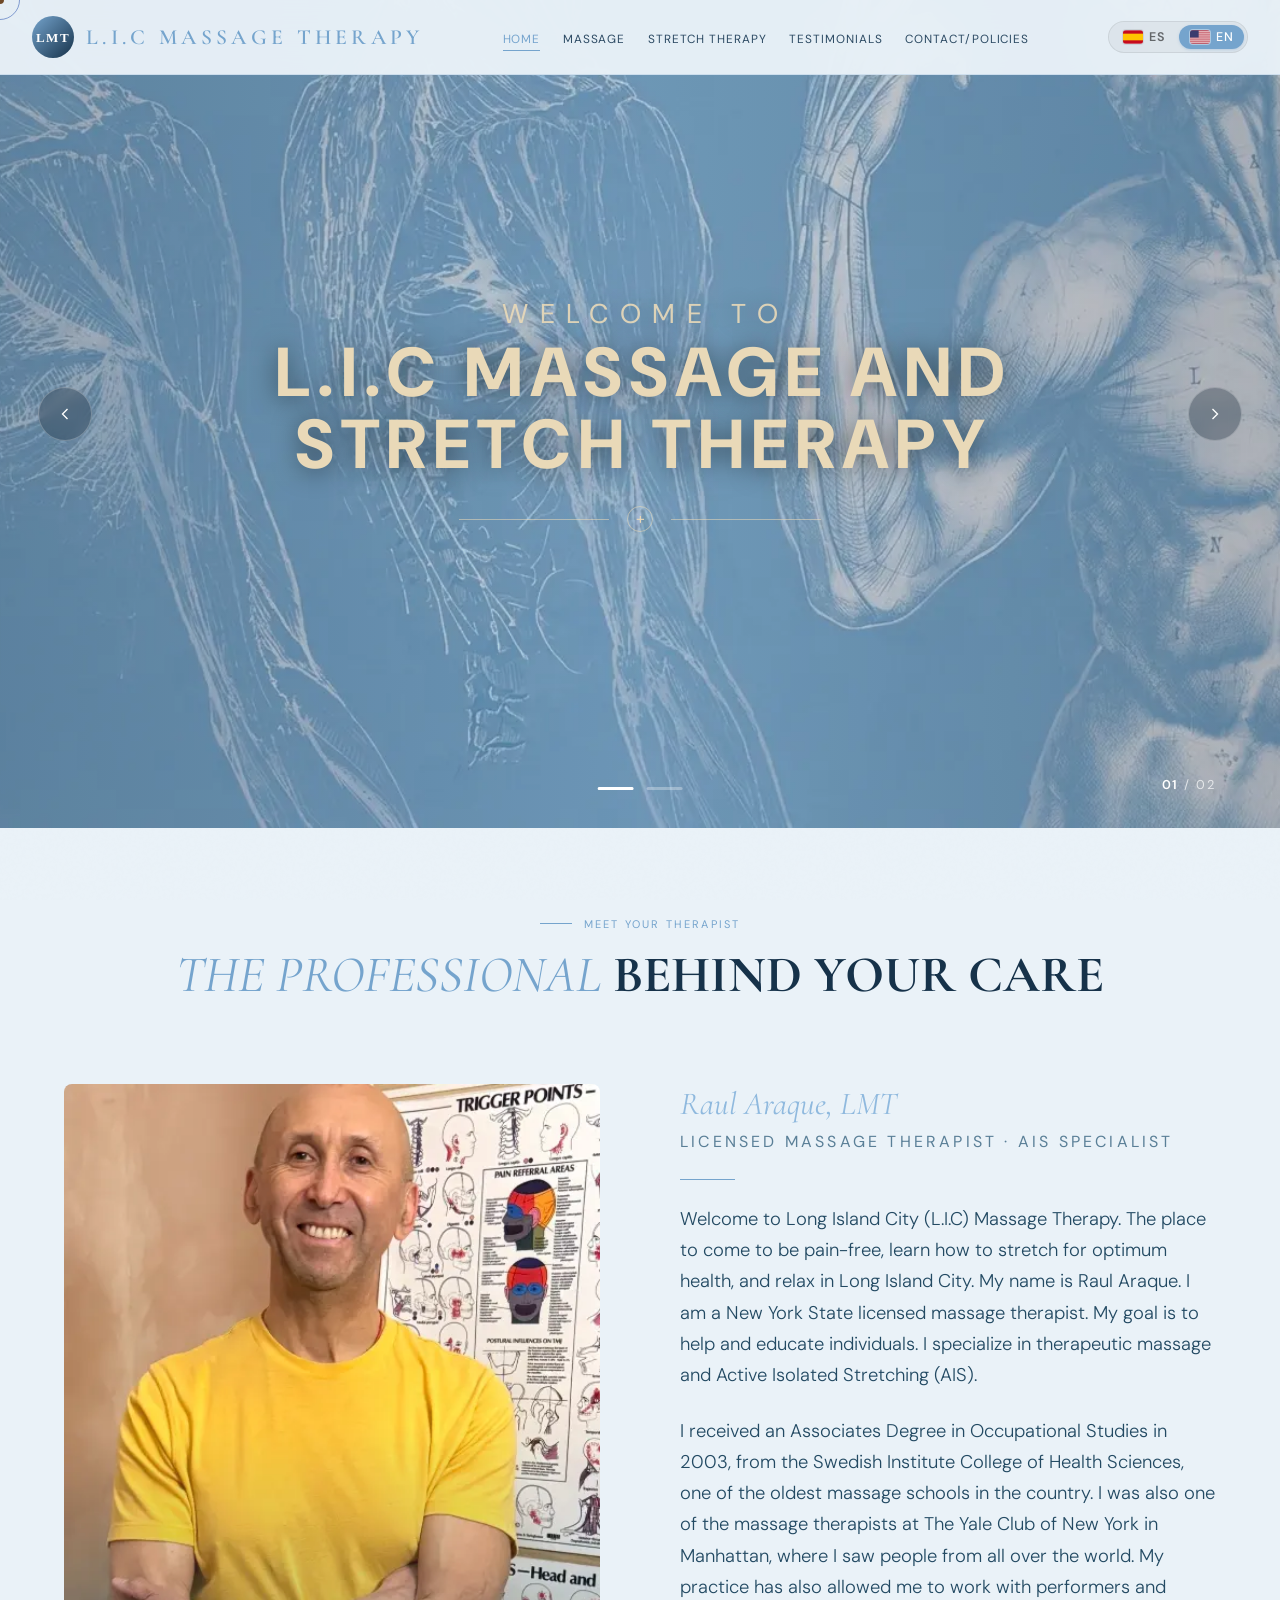
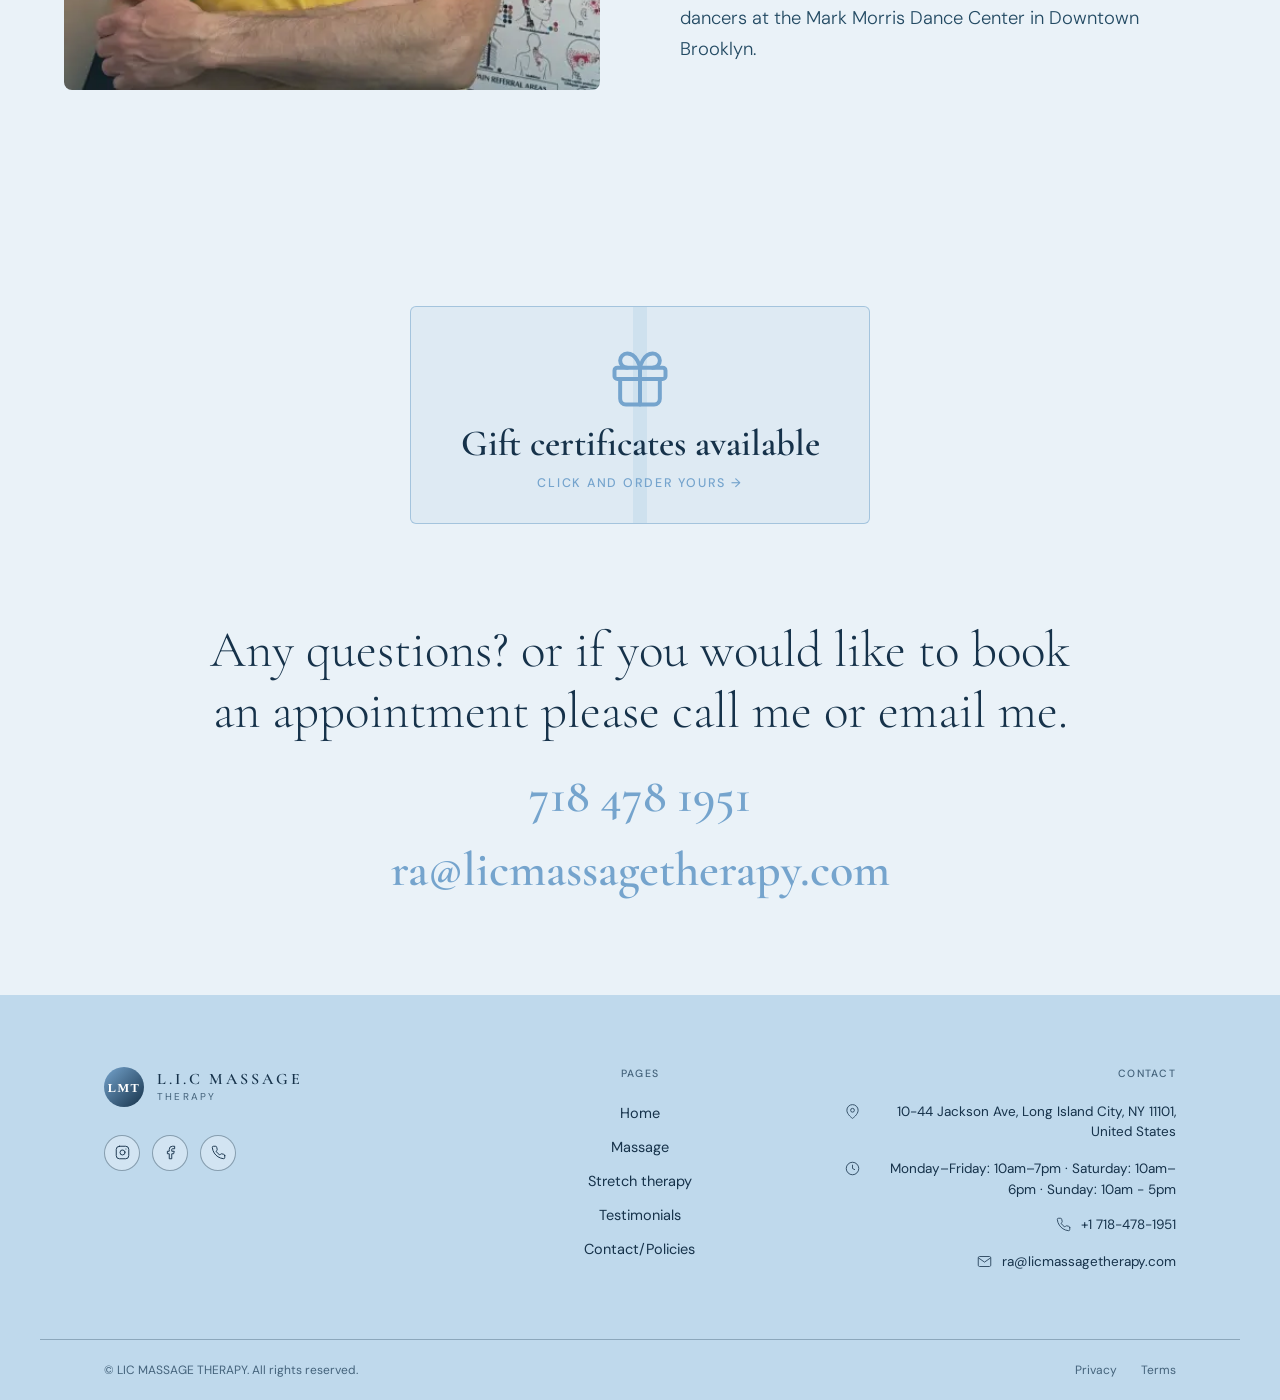
<file: LIC-massage-therapy/index.html>
<!DOCTYPE html>
<html lang="en">
<head>
<meta charset="UTF-8">
<meta name="viewport" content="width=device-width, initial-scale=1.0">
<title>LIC Massage Therapy | Deep Tissue & Therapeutic Massage in Long Island City, NY</title>
<meta name="description" content="Premium muscle therapy center in Long Island City, NY. Personalized deep tissue and therapeutic massage focused on recovery, wellness, and athletic performance.">
<link rel="canonical" href="https://licmassagetherapy.com/">

<!-- ─── OPEN GRAPH / FACEBOOK, WHATSAPP, LINKEDIN ────────────────────────── -->
<meta property="og:type" content="website">
<meta property="og:site_name" content="LIC Massage Therapy">
<meta property="og:locale" content="en_US">
<meta property="og:url" content="https://licmassagetherapy.com/">
<meta property="og:title" content="LIC Massage Therapy | Deep Tissue & Therapeutic Massage in Long Island City, NY">
<meta property="og:description" content="Premium muscle therapy center in Long Island City, NY. Personalized deep tissue and therapeutic massage focused on recovery, wellness, and athletic performance.">
<meta property="og:image" content="https://licmassagetherapy.com/img/og-image.jpg">
<meta property="og:image:width" content="1200">
<meta property="og:image:height" content="630">
<meta property="og:image:alt" content="LIC Massage Therapy - Long Island City, NY">

<!-- ─── TWITTER / X CARD ──────────────────────────────────────────────────── -->
<meta name="twitter:card" content="summary_large_image">
<meta name="twitter:url" content="https://licmassagetherapy.com/">
<meta name="twitter:title" content="LIC Massage Therapy | Deep Tissue & Therapeutic Massage in Long Island City, NY">
<meta name="twitter:description" content="Premium muscle therapy center in Long Island City, NY. Personalized deep tissue and therapeutic massage focused on recovery, wellness, and athletic performance.">
<meta name="twitter:image" content="https://licmassagetherapy.com/img/og-image.jpg">

<link rel="preconnect" href="https://fonts.googleapis.com">
<link rel="preconnect" href="https://fonts.gstatic.com" crossorigin>
<!-- Imagen del hero: se pide de primero, con prioridad alta (clave para el LCP) -->
<!-- Móvil descarga un recorte vertical liviano; escritorio la imagen completa -->
<link rel="preload" as="image" href="img/hero-mobile.webp" fetchpriority="high" media="(max-width: 768px)">
<link rel="preload" as="image" href="img/hero.webp" fetchpriority="high" media="(min-width: 769px)">
<!-- Fuentes sin bloquear el renderizado: se aplican cuando llegan (display=swap) -->
<link rel="preload" as="style" href="https://fonts.googleapis.com/css2?family=Cormorant+Garamond:ital,wght@0,300;0,400;0,600;1,300;1,400&family=DM+Sans:wght@300;400;500;700;800&display=swap" onload="this.onload=null;this.rel='stylesheet'">
<noscript><link rel="stylesheet" href="https://fonts.googleapis.com/css2?family=Cormorant+Garamond:ital,wght@0,300;0,400;0,600;1,300;1,400&family=DM+Sans:wght@300;400;500;700;800&display=swap"></noscript>
<link rel="stylesheet" href="shared.css">

<!-- Favicon / ícono de pestaña -->
<link rel="icon" type="image/png" href="img/logo.png">
<link rel="shortcut icon" type="image/png" href="img/logo.png">
<link rel="apple-touch-icon" href="img/logo.png">

<!-- ─── HERO CARRUSEL (estilos autocontenidos) ───────────────────────────── -->
<style>
:root{
  --hero-teal:#1F606F;
  --hero-teal-light:#3a8a9c;
}

.hero-carousel{
  position:relative;
  width:100%;
  height:92vh;
  min-height:560px;
  max-height:880px;
  overflow:hidden;
  background:#0a1c2c;
}

/* ── Slides ── */
.hc-slide{
  position:absolute;
  inset:0;
  opacity:0;
  visibility:hidden;
  transition:opacity 1.1s ease, transform 6s ease;
  transform:scale(1.08);
  z-index:1;
}
.hc-slide.active{
  opacity:1;
  visibility:visible;
  transform:scale(1);
  z-index:2;
}
.hc-slide-bg{
  position:absolute;
  inset:0;
  width:100%;
  height:100%;
  max-width:none;
  object-fit:cover;
  object-position:center;
  display:block;
}

/* ── Overlay para contraste (clave del problema anterior) ── */
.hc-slide::after{
  content:'';
  position:absolute;
  inset:0;
  background:
    linear-gradient(105deg, rgba(10,28,44,.82) 0%, rgba(10,28,44,.55) 42%, rgba(10,28,44,.25) 100%),
    linear-gradient(to top, rgba(10,28,44,.65) 0%, transparent 45%);
  z-index:1;
}

/* ── Contenido ── */
.hc-content{
  position:absolute;
  inset:0;
  z-index:10;
  display:flex;
  align-items:center;
  padding:0 clamp(1.5rem,8vw,9rem);
  pointer-events:none;
}
.hc-text{
  max-width:680px;
  pointer-events:auto;
}

.hc-eyebrow{
  display:inline-flex;
  align-items:center;
  gap:.7rem;
  font-family:'DM Sans',sans-serif;
  font-size:.72rem;
  font-weight:500;
  letter-spacing:.32em;
  text-transform:uppercase;
  color:#bfe3ec;
  margin-bottom:1.6rem;
  opacity:0;
  transform:translateY(20px);
}
.hc-eyebrow::before{
  content:'';
  width:42px;
  height:1px;
  background:var(--hero-teal-light);
}

.hc-title{
  font-family:'Cormorant Garamond',serif;
  font-weight:300;
  font-size:clamp(2.6rem,6.2vw,5.4rem);
  line-height:1.02;
  color:#fff;
  margin:0 0 .4rem;
  text-shadow:0 4px 30px rgba(0,0,0,.55);
  opacity:0;
  transform:translateY(28px);
}
.hc-title em{
  font-style:italic;
  font-weight:400;
  color:#e9d9b8;
}
.hc-title .light{
  display:block;
  font-size:.92em;
  color:rgba(255,255,255,.95);
}

.hc-divider{
  width:64px;
  height:2px;
  background:linear-gradient(90deg,var(--hero-teal-light),transparent);
  margin:1.8rem 0;
  opacity:0;
  transform:scaleX(0);
  transform-origin:left;
}

.hc-desc{
  font-family:'DM Sans',sans-serif;
  font-weight:300;
  font-size:clamp(1rem,1.4vw,1.15rem);
  line-height:1.8;
  color:rgba(255,255,255,.82);
  max-width:480px;
  margin:0 0 2.4rem;
  text-shadow:0 2px 14px rgba(0,0,0,.4);
  opacity:0;
  transform:translateY(20px);
}

.hc-ctas{
  display:flex;
  gap:1rem;
  flex-wrap:wrap;
  opacity:0;
  transform:translateY(20px);
}

.hc-btn{
  display:inline-flex;
  align-items:center;
  gap:.6rem;
  font-family:'DM Sans',sans-serif;
  font-size:.82rem;
  font-weight:500;
  letter-spacing:.12em;
  text-transform:uppercase;
  text-decoration:none;
  padding:1.05rem 2.4rem;
  border-radius:2px;
  transition:all .35s ease;
  cursor:pointer;
}
.hc-btn-primary{
  background:var(--hero-teal);
  color:#fff;
  border:1px solid var(--hero-teal);
}
.hc-btn-primary:hover{
  background:var(--hero-teal-light);
  border-color:var(--hero-teal-light);
  transform:translateY(-2px);
  box-shadow:0 12px 30px rgba(31,96,111,.45);
}
.hc-btn-ghost{
  background:transparent;
  color:#fff;
  border:1px solid rgba(255,255,255,.35);
}
.hc-btn-ghost:hover{
  border-color:#fff;
  background:rgba(255,255,255,.08);
  transform:translateY(-2px);
}

/* ── Animación de entrada del slide activo ── */
.hc-slide.active .hc-eyebrow{ animation:hcUp .8s .25s forwards; }
.hc-slide.active .hc-title{   animation:hcUp .9s .4s forwards; }
.hc-slide.active .hc-divider{ animation:hcLine .8s .7s forwards; }
.hc-slide.active .hc-desc{    animation:hcUp .9s .85s forwards; }
.hc-slide.active .hc-ctas{    animation:hcUp .9s 1s forwards; }

@keyframes hcUp{ to{ opacity:1; transform:translateY(0);} }
@keyframes hcLine{ to{ opacity:1; transform:scaleX(1);} }

/* ── Flechas ── */
.hc-arrow{
  position:absolute;
  top:50%;
  transform:translateY(-50%);
  z-index:20;
  width:54px;
  height:54px;
  border-radius:50%;
  border:1px solid rgba(255,255,255,.25);
  background:rgba(10,28,44,.3);
  backdrop-filter:blur(6px);
  color:#fff;
  display:flex;
  align-items:center;
  justify-content:center;
  cursor:pointer;
  transition:all .3s ease;
}
.hc-arrow:hover{
  background:var(--hero-teal);
  border-color:var(--hero-teal);
  transform:translateY(-50%) scale(1.08);
}
.hc-arrow svg{ width:20px; height:20px; }
.hc-arrow.prev{ left:clamp(1rem,3vw,2.4rem); }
.hc-arrow.next{ right:clamp(1rem,3vw,2.4rem); }

/* ── Dots ── */
.hc-dots{
  position:absolute;
  bottom:2.4rem;
  left:50%;
  transform:translateX(-50%);
  z-index:20;
  display:flex;
  gap:.8rem;
}
.hc-dot{
  width:36px;
  height:3px;
  border-radius:2px;
  border:none;
  background:rgba(255,255,255,.3);
  cursor:pointer;
  padding:0;
  overflow:hidden;
  position:relative;
  transition:background .3s;
}
.hc-dot.active{ background:rgba(255,255,255,.4); }
.hc-dot.active::after{
  content:'';
  position:absolute;
  inset:0;
  background:#fff;
  transform:translateX(-100%);
}
.hc-dot.active.run::after{
  animation:hcDot 6s linear forwards;
}
@keyframes hcDot{ to{ transform:translateX(0);} }

/* ── Contador de slide ── */
.hc-counter{
  position:absolute;
  bottom:2.2rem;
  right:clamp(1.5rem,5vw,4rem);
  z-index:20;
  font-family:'DM Sans',sans-serif;
  font-size:.8rem;
  letter-spacing:.15em;
  color:rgba(255,255,255,.7);
}
.hc-counter b{ color:#fff; font-weight:600; }

/* ── Responsive ── */
@media (max-width:768px){
  .hero-carousel{ height:88vh; min-height:520px; }
  .hc-content{ padding:0 1.5rem; align-items:flex-end; padding-bottom:6rem; }
  .hc-arrow{ width:44px; height:44px; }
  .hc-arrow.prev{ left:.8rem; }
  .hc-arrow.next{ right:.8rem; }
  .hc-counter{ display:none; }
  .hc-desc{ max-width:100%; }
}
@media (max-width:480px){
  .hc-ctas{ flex-direction:column; }
  .hc-btn{ justify-content:center; width:100%; }
}

/* ── Slide centrado (estilo banner de referencia) ── */
.hc-centered .hc-content{
  justify-content:center;
  text-align:center;
}
.hc-centered .hc-text{
  max-width:none;
}
/* Centrar también título/divisor/descr./botones cuando el slide centrado
   usa la estructura .hc-title (como el slide 2) */
.hc-centered .hc-divider{
  margin-left:auto;
  margin-right:auto;
  transform-origin:center;
}
.hc-centered .hc-desc{
  margin-left:auto;
  margin-right:auto;
}
.hc-centered .hc-ctas{
  justify-content:center;
}
/* Overlay más suave: la imagen ya viene oscurecida en teal */
.hc-centered::after{
  background:linear-gradient(to right, rgba(10,28,44,.25), rgba(10,28,44,.1) 50%, rgba(10,28,44,.25));
}
.hc-title-center{
  font-family:'DM Sans',sans-serif;
  margin:0;
  color:#e9d9b8;
  text-shadow:0 2px 24px rgba(0,0,0,.5);
  display:flex;
  flex-direction:column;
  align-items:center;
  gap:.3rem;
}
.hc-line-top{
  font-weight:400;
  font-size:clamp(1rem,2.2vw,1.7rem);
  letter-spacing:.42em;
  text-transform:uppercase;
  padding-left:.42em; /* compensar el letter-spacing para centrar óptico */
  opacity:.9;
}
.hc-line-bottom{
  font-weight:800;
  font-size:clamp(1.9rem,5.4vw,4.4rem);
  letter-spacing:.1em;
  text-transform:uppercase;
  line-height:1.05;
  padding-left:.1em;
}
.hc-plus{
  display:flex;
  align-items:center;
  justify-content:center;
  gap:1.1rem;
  margin-top:1.6rem;
  opacity:0;
  transform:translateY(16px);
}
.hc-slide.active .hc-plus{ animation:hcUp .9s .6s forwards; }
.hc-plus-line{
  width:clamp(60px,12vw,150px);
  height:1px;
  background:rgba(233,217,184,.55);
}
.hc-plus-icon{
  display:inline-flex;
  align-items:center;
  justify-content:center;
  width:26px;
  height:26px;
  border:1px solid rgba(233,217,184,.55);
  border-radius:50%;
  color:#e9d9b8;
  font-size:1rem;
  line-height:1;
}
/* animación del título centrado */
.hc-slide.active .hc-title-center{ animation:hcUp .9s .35s forwards; opacity:0; transform:translateY(24px); }

@media (max-width:768px){
  .hc-centered .hc-content{ align-items:center; padding-bottom:0; }
}

/* ── Rendimiento (LCP): el primer slide se pinta completo desde el primer frame.
   Las animaciones de entrada solo corren cuando el carrusel ya avanzó
   (la clase .hc-started la agrega el script en go()). ── */
.hero-carousel:not(.hc-started) .hc-slide:first-child,
.hero-carousel:not(.hc-started) .hc-slide:first-child .hc-title-center,
.hero-carousel:not(.hc-started) .hc-slide:first-child .hc-plus{
  animation:none;
  opacity:1;
  transform:none;
  transition:none;
}

/* ── Móvil: título completo dentro de la pantalla, sin flechas encima ── */
@media (max-width:480px){
  .hc-line-bottom{ font-size:1.55rem; letter-spacing:.04em; padding-left:.04em; }
  .hc-line-top{ letter-spacing:.3em; padding-left:.3em; }
  .hc-content{ padding:0 1.25rem; }
  .hc-arrow{ display:none; } /* en móvil funciona el swipe */
}

/* ── Móvil: sin splash (tapaba el hero y retrasaba el primer pintado) ── */
@media (max-width:768px){
  #splashScreen{ display:none !important; }
}
</style>
<!-- ─── Override: descripción About más grande ──────────────────────────── -->
<style>
.about-bio{
  font-size:clamp(1.15rem, 1.4vw, 1.6rem) !important;
  line-height:1.7 !important;
}
.about-role{
  font-size:clamp(1rem, 1.2vw, 1.2rem) !important;
  line-height:1.6 !important;
}
</style>
</head>
<body>

<!-- ─── SPLASH SCREEN ────────────────────────────────────────────────────── -->
<div id="splashScreen" aria-hidden="true">
  <div class="splash-inner">

    <!-- Nombre de la marca -->
    <div class="splash-brand">
      <span class="splash-brand-name"> LIC MASSAGE THERAPY</span>
    </div>

    <!-- Barra de progreso -->
    <div class="splash-progress-track">
      <div class="splash-progress-bar" id="splashBar"></div>
    </div>

  </div>
</div>


<script>
(function () {
  var splash   = document.getElementById('splashScreen');
  var bar      = document.getElementById('splashBar');
  var duration = 400; // ms total visible
  var fadeTime = 350;  // ms fade-out (matches CSS)

  /* Progreso animado */
  var start = null;
  function animateBar(ts) {
    if (!start) start = ts;
    var pct = Math.min(((ts - start) / duration) * 100, 100);
    bar.style.width = pct + '%';
    if (pct < 100) requestAnimationFrame(animateBar);
  }
  requestAnimationFrame(animateBar);

  /* Ocultar splash */
  function hideSplash() {
    splash.classList.add('fade-out');
    setTimeout(function () {
      splash.style.display = 'none';
    }, fadeTime + 10);
  }

  /* Disparar al mayor: duración mínima o carga de página */
  var loaded   = false;
  var timerDone = false;

  function tryHide() {
    if (loaded && timerDone) hideSplash();
  }

  setTimeout(function () {
    timerDone = true;
    tryHide();
  }, duration);

  /* Antes esperaba a window 'load' (todas las imágenes, incluido el hero).
     Ahora basta con que el HTML esté listo: el hero ya se ve debajo. */
  if (document.readyState !== 'loading') {
    loaded = true;
  } else {
    document.addEventListener('DOMContentLoaded', function () {
      loaded = true;
      tryHide();
    });
  }
})();
</script>

<!-- ─── HERO CARRUSEL ─────────────────────────────────────────────────────── -->
<section class="hero-carousel" id="heroCarousel" aria-label="Hero">

  <!-- Slide 1 -->
  <div class="hc-slide active hc-centered">
    <picture>
      <source media="(max-width: 768px)" srcset="img/hero-mobile.webp" width="600" height="688">
      <img class="hc-slide-bg" src="img/hero.webp" alt="" fetchpriority="high" decoding="async" width="1542" height="688">
    </picture>
    <div class="hc-content">
      <div class="hc-text">
        <h1 class="hc-title-center">
          <span class="hc-line-top" data-i18n="hero.title1">Welcome to</span>
          <span class="hc-line-bottom" data-i18n="hero.title2">L.I.C MASSAGE AND STRETCH THERAPY</span>
        </h1>
        <div class="hc-plus">
          <span class="hc-plus-line"></span>
          <span class="hc-plus-icon">+</span>
          <span class="hc-plus-line"></span>
        </div>
      </div>
    </div>
  </div>



  <!-- Slide 3 -->
  <div class="hc-slide hc-centered">
    <picture>
      <source media="(max-width: 768px)" srcset="img/hero-mobile.webp" width="600" height="688">
      <img class="hc-slide-bg" src="img/hero.webp" alt="" loading="lazy" decoding="async" width="1542" height="688">
    </picture>
    <div class="hc-content">
      <div class="hc-text">
       
        <h1 class="hc-title">
          <em data-i18n="hero3.title1">MOVE BETTER,</em>
          <span class="light" data-i18n="hero3.title2">FEEL BETTER</span>
        </h1>
        <div class="hc-divider"></div>
        <p class="hc-desc" data-i18n="hero3.desc">A systematic method of muscle lengthening and fascial release that redefines what it means to stretch.</p>
        <div class="hc-ctas">
          <a href="#" class="hc-btn hc-btn-primary" id="heroBookNowBtn" data-i18n="hero3.cta1">Book Appointment</a>
        </div>
      </div>
    </div>
  </div>

  <!-- Flechas -->
  <button class="hc-arrow prev" id="hcPrev" aria-label="Previous">
    <svg viewBox="0 0 24 24" fill="none" stroke="currentColor" stroke-width="1.6"><polyline points="15 18 9 12 15 6"/></svg>
  </button>
  <button class="hc-arrow next" id="hcNext" aria-label="Next">
    <svg viewBox="0 0 24 24" fill="none" stroke="currentColor" stroke-width="1.6"><polyline points="9 18 15 12 9 6"/></svg>
  </button>

  <!-- Dots -->
  <div class="hc-dots" id="hcDots" role="tablist"></div>

  <!-- Contador -->
  <div class="hc-counter"><b id="hcCur">01</b> / <span id="hcTotal">03</span></div>
</section>

<!-- ─── SCRIPT HERO CARRUSEL ──────────────────────────────────────────────── -->
<script>
(function(){
  var root   = document.getElementById('heroCarousel');
  if(!root) return;
  var slides = Array.prototype.slice.call(root.querySelectorAll('.hc-slide'));
  var dotsEl = document.getElementById('hcDots');
  var curEl  = document.getElementById('hcCur');
  var total  = slides.length;
  var idx    = 0;
  var timer  = null;
  var DELAY  = 6000;

  document.getElementById('hcTotal').textContent = ('0'+total).slice(-2);

  /* Crear dots */
  slides.forEach(function(_,i){
    var d = document.createElement('button');
    d.className = 'hc-dot' + (i===0?' active':'');
    d.setAttribute('role','tab');
    d.setAttribute('aria-label','Slide '+(i+1));
    d.addEventListener('click', function(){ go(i); });
    dotsEl.appendChild(d);
  });
  var dots = Array.prototype.slice.call(dotsEl.children);

  function go(n){
    root.classList.add('hc-started');
    idx = (n + total) % total;
    slides.forEach(function(s,i){ s.classList.toggle('active', i===idx); });
    dots.forEach(function(d,i){
      d.classList.toggle('active', i===idx);
      d.classList.remove('run');
    });
    curEl.textContent = ('0'+(idx+1)).slice(-2);
    /* reiniciar barra de progreso del dot activo */
    void dots[idx].offsetWidth;
    dots[idx].classList.add('run');
    restart();
  }
  function next(){ go(idx+1); }
  function prev(){ go(idx-1); }

  function restart(){
    clearTimeout(timer);
    timer = setTimeout(next, DELAY);
  }

  document.getElementById('hcNext').addEventListener('click', next);
  document.getElementById('hcPrev').addEventListener('click', prev);

  /* Pausar al pasar el mouse */
  root.addEventListener('mouseenter', function(){ clearTimeout(timer); });
  root.addEventListener('mouseleave', restart);

  /* Teclado */
  document.addEventListener('keydown', function(e){
    if(e.key==='ArrowRight') next();
    if(e.key==='ArrowLeft')  prev();
  });

  /* Swipe táctil */
  var x0=null;
  root.addEventListener('touchstart', function(e){ x0 = e.touches[0].clientX; }, {passive:true});
  root.addEventListener('touchend', function(e){
    if(x0===null) return;
    var dx = e.changedTouches[0].clientX - x0;
    if(Math.abs(dx) > 50){ dx<0 ? next() : prev(); }
    x0=null;
  }, {passive:true});

  /* Iniciar */
  dots[0].classList.add('run');
  restart();
})();
</script>



<!-- ═══════════ CONTENIDO SOBRE MÍ (migrado desde sobre-mi.html) ═══════════ -->

<style>
/* ── Encabezado de sección "Sobre el Terapeuta" (antes page-hero) ── */
.about-section-header{
  text-align:center;
  max-width:1200px;
  margin:0 auto;
  padding:80px clamp(16px,3vw,40px) 0;
}
.about-section-header .section-tag{
  display:inline-flex;
  align-items:center;
  gap:12px;
  font-size:11px;
  letter-spacing:.2em;
  text-transform:uppercase;
  color:#75a4cd;
  margin-bottom:16px;
}
.about-section-header .section-tag::before{
  content:"";
  width:32px;
  height:1px;
  background:#75a4cd;
}
.about-section-title{
  font-size:clamp(2rem,4.4vw,3.2rem);
  line-height:1.12;
  color:#16324a;
  margin:0;
  font-family:'Cormorant Garamond',serif;
}
.about-section-title em{
  font-style:italic;
  font-weight:400;
  color:#75a4cd;
}
.about-section-title strong{
  font-weight:800;
  color:#16324a;
}
</style>

 
<!-- ─── SOBRE MÍ: encabezado de sección ──────────────────────────────────── -->
<div class="about-section-header">
  <div class="section-tag reveal" data-i18n="about.tag">Sobre el Terapeuta</div>
  <h2 class="about-section-title reveal delay-1"><em data-i18n="about.title1">Ciencia</em> <strong data-i18n="about.title2">&amp; Precisión</strong></h2>
</div>
 

<section class="about-page">
  <div class="section-container">
    <div class="about-inner">
 
      <!-- FOTO (LEFT) -->
      <div class="about-visual reveal">
 
        <div class="about-accent-line"></div>
 
        <div class="about-img-wrap">
          <div class="about-img-placeholder">
            <img src="img/rr.webp" alt="Masaje terapéutico" class="about-img" loading="lazy" decoding="async">
            <div class="about-overlay"></div>
          </div>
        </div>
 
 
      </div>
 
      <!-- TEXTO (RIGHT) -->
      <div class="about-text">
 
        <div class="about-name reveal" data-i18n="about.name">
          Raul Araque
        </div>
 
        <div class="about-role reveal delay-1" data-i18n="about.role">
          terapeuta de masaje con licencia del estado de Nueva York. Me especializo en masaje terapéutico y estiramiento aislado activo (AIS).
        </div>
 
        <div class="gold-line reveal delay-1"></div>
 
        <p class="about-bio reveal delay-2" data-i18n="about.bio">
          Con más de 12 años de práctica clínica en terapia muscular y deportiva, he atendido a atletas profesionales, equipos nacionales y miles de pacientes que buscan recuperación óptima. Mi enfoque combina la anatomía funcional con técnicas avanzadas de manipulación tisular para resultados duraderos.
        </p>
 
        <p class="about-bio reveal delay-2" data-i18n="about.bio2">
          Mi filosofía se basa en entender el cuerpo como un sistema integrado. Cada sesión comienza con una evaluación exhaustiva para diseñar un protocolo personalizado que aborde la causa raíz, no solo los síntomas.
        </p>
 
        <div class="about-certs reveal delay-3">
        </div>
      </div>
 
    </div>
  </div>
</section>

 
<!-- ─── CAJITA DE REGALO: GIFT CERTIFICATES ─────────────────────────────── -->
<style>
.gift-section{
  padding:4rem clamp(16px,3vw,40px) 1rem;
  display:flex;
  justify-content:center;
}
.gift-card{
  position:relative;
  display:flex;
  flex-direction:column;
  align-items:center;
  gap:.6rem;
  width:100%;
  max-width:460px;
  padding:2.4rem 2rem 2rem;
  text-align:center;
  text-decoration:none;
  color:var(--text-primary,#16324a);
  background:rgba(117,164,205,.10);
  border:1px solid rgba(117,164,205,.55);
  border-radius:6px;
  overflow:hidden;
  transition:transform .25s ease, box-shadow .25s ease, background .25s ease;
}
/* cinta vertical del "regalo" */
.gift-card::before{
  content:"";
  position:absolute;
  top:0; bottom:0; left:50%;
  width:14px;
  transform:translateX(-50%);
  background:var(--gold,#75a4cd);
  opacity:.14;
  pointer-events:none;
}
.gift-card:hover{
  transform:translateY(-4px);
  background:rgba(117,164,205,.16);
  box-shadow:0 14px 34px rgba(22,50,74,.18);
}
.gift-icon{
  position:relative;
  width:68px; height:68px;
  color:var(--gold,#75a4cd);
  transition:transform .3s ease;
}
.gift-card:hover .gift-icon{ transform:rotate(-6deg) scale(1.08); }
.gift-title{
  position:relative;
  font-family:'Cormorant Garamond',serif;
  font-size:clamp(1.7rem,3.6vw,2.3rem);
  font-weight:600;
  line-height:1.15;
  margin:0;
}
.gift-cta{
  position:relative;
  font-family:'DM Sans',sans-serif;
  font-size:.78rem;
  font-weight:500;
  letter-spacing:.14em;
  text-transform:uppercase;
  color:var(--gold,#75a4cd);
}
.gift-cta::after{ content:" →"; }
</style>

<section class="gift-section">
  <a class="gift-card reveal" id="giftCard" href="https://mail.google.com/mail/?view=cm&fs=1&to=ra@licmassagetherapy.com" target="_blank" rel="noopener">
    <svg class="gift-icon" viewBox="0 0 24 24" fill="none" stroke="currentColor" stroke-width="1.4" stroke-linecap="round" stroke-linejoin="round" aria-hidden="true">
      <rect x="3" y="8" width="18" height="4" rx="1"/>
      <path d="M12 8v13"/>
      <path d="M19 12v7a2 2 0 0 1-2 2H7a2 2 0 0 1-2-2v-7"/>
      <path d="M7.5 8a2.5 2.5 0 0 1 0-5C11 3 12 8 12 8s1-5 4.5-5a2.5 2.5 0 0 1 0 5"/>
    </svg>
    <h3 class="gift-title" data-i18n="gift.title">Gift certificates available</h3>
    <span class="gift-cta" data-i18n="gift.cta">Click and order yours</span>
  </a>
</section>

<script>
/* Abre Gmail (redactar) con asunto y cuerpo en el idioma activo */
(function () {
  var TO = 'ra@licmassagetherapy.com';
  function giftUrl() {
    var lang = document.documentElement.lang === 'es' ? 'es' : 'en';
    var t = (typeof i18n !== 'undefined' && i18n[lang]) ? i18n[lang] : {};
    return 'https://mail.google.com/mail/?view=cm&fs=1'
      + '&to=' + encodeURIComponent(TO)
      + '&su=' + encodeURIComponent(t['gift.mail.subject'] || '')
      + '&body=' + encodeURIComponent(t['gift.mail.body'] || '');
  }
  function refresh() {
    var a = document.getElementById('giftCard');
    if (a) a.href = giftUrl();
  }
  document.addEventListener('langChange', refresh);
  document.addEventListener('DOMContentLoaded', refresh);
  document.addEventListener('click', function (e) {
    var a = e.target.closest && e.target.closest('#giftCard');
    if (a) a.href = giftUrl();
  }, true);
})();
</script>

<!-- ─── CTA CONTACTO / RESERVAS ──────────────────────────────────────────── -->
<style>
.home-cta{
  padding:5rem clamp(16px,3vw,40px) 6rem;
  text-align:center;
}
.home-cta-inner{
  max-width:900px;
  margin:0 auto;
  display:flex;
  flex-direction:column;
  align-items:center;
  gap:1rem;
}
.home-cta-title{
  font-family:'Cormorant Garamond',serif;
  font-size:clamp(2rem,5vw,3.2rem);
  font-weight:300;
  line-height:1.2;
  color:var(--text-primary,#16324a);
  margin:0 0 .5rem;
}
.home-cta-link{
  font-family:'Cormorant Garamond',serif;
  font-weight:600;
  font-size:clamp(1.8rem,4.5vw,3rem);
  color:var(--gold,#75a4cd);
  text-decoration:none;
  transition:color .2s ease;
}
.home-cta-link:hover{ color:var(--gold-light,#16324a); }
.home-cta-email{ word-break:break-all; }
</style>

<section class="home-cta">
  <div class="home-cta-inner reveal">
    <h2 class="home-cta-title" data-i18n="cancel.top.title">Any questions? or if you would like to book an appointment please call me or email me.</h2>
    <a href="tel:+17184781951" class="home-cta-link">718 478 1951</a>
    <a href="mailto:ra@licmassagetherapy.com" class="home-cta-link home-cta-email">ra@licmassagetherapy.com</a>
  </div>
</section>

<!-- ── Script de animaciones scroll para las nuevas secciones ── -->
<script>
(function () {
  var animated = document.querySelectorAll('.slide-left, .slide-right, .slide-up');
  if (!animated.length) return;
 
  var io = new IntersectionObserver(function (entries) {
    entries.forEach(function (e) {
      if (e.isIntersecting) {
        e.target.classList.add('in');
        io.unobserve(e.target);
      }
    });
  }, { threshold: 0.12 });
 
  animated.forEach(function (el) { io.observe(el); });
})();
</script>
 
 


<!-- ─── SCRIPTS: Video + Tabs ─────────────────────────────────────────────── -->
<script>
/* ── Tabs ── */
var tabBtns   = document.querySelectorAll('.tab-btn');
var tabInd    = document.getElementById('tabIndicator');
function switchTab(idx) {
  if (!tabBtns.length || !tabInd) return; /* guard: sección de tabs ausente */
  tabBtns.forEach(function(b,i){
    b.classList.toggle('active', i === idx);
    b.setAttribute('aria-selected', i === idx);
  });
  document.querySelectorAll('.tab-panel').forEach(function(p,i){
    p.classList.toggle('active', i === idx);
  });
  var active = tabBtns[idx];
  if (!active) return;
  tabInd.style.left  = active.offsetLeft + 'px';
  tabInd.style.width = active.offsetWidth + 'px';
  if (idx === 0) bcInit();
}

/* Init indicator */
window.addEventListener('load', function() {
  switchTab(0);
  /* Re-aplicar idioma DESPUÉS de que load haya generado los elementos dinámicos
     (dots del carousel, indicador de tabs, etc.) */
  if (typeof applyLang === 'function' && typeof currentLang !== 'undefined') {
    applyLang(currentLang);
  }
});

/* ── Benefits carousel ── */
var bcPos   = 0;
var bcTotal = 5;
var bcVisible = 3;

function bcGetVisible() {
  return window.innerWidth <= 560 ? 1 : window.innerWidth <= 900 ? 2 : 3;
}

/* Helper para leer traducciones (disponible tras cargar shared.js) */
function bcT(key, fallback) {
  if (typeof i18n !== 'undefined' && typeof currentLang !== 'undefined') {
    var val = i18n[currentLang] && i18n[currentLang][key];
    if (val !== undefined) return val;
  }
  return fallback || key;
}

function bcInit() {
  bcVisible = bcGetVisible();
  var dotsEl = document.getElementById('bcDots');
  if (!dotsEl) return; /* guard: sección de beneficios ausente */
  var pages  = Math.ceil(bcTotal / bcVisible);
  dotsEl.innerHTML = '';
  for (var i = 0; i < pages; i++) {
    var d = document.createElement('button');
    d.className = 'bc-dot' + (i === 0 ? ' active' : '');
    /* FIX: aria-label traducido según idioma activo */
    d.setAttribute('aria-label', bcT('bc.page', 'Page') + ' ' + (i+1));
    d.setAttribute('data-page', i);
    d.onclick = (function(pg){ return function(){ bcGoTo(pg); }; })(i);
    dotsEl.appendChild(d);
  }
  /* FIX: re-aplicar traducciones a las tarjetas estáticas del carousel */
  bcApplyLang();
  bcGoTo(0);
}

/* Re-aplica las traducciones i18n a todos los elementos [data-i18n] dentro
   del panel de beneficios, para cuando el idioma cambia sin re-renderizar el HTML */
function bcApplyLang() {
  if (typeof i18n === 'undefined' || typeof currentLang === 'undefined') return;
  var panel = document.getElementById('panel-0');
  if (!panel) return;
  panel.querySelectorAll('[data-i18n]').forEach(function(el) {
    var key = el.getAttribute('data-i18n');
    var val = i18n[currentLang] && i18n[currentLang][key];
    if (val !== undefined) el.textContent = val;
  });
  /* También actualizar aria-labels de los dots ya creados */
  document.querySelectorAll('.bc-dot').forEach(function(d, i) {
    d.setAttribute('aria-label', bcT('bc.page', 'Page') + ' ' + (i+1));
  });
}

function bcGoTo(page) {
  bcVisible = bcGetVisible();
  var pages  = Math.ceil(bcTotal / bcVisible);
  page = Math.max(0, Math.min(page, pages - 1));
  bcPos = page;
  var cardW = document.querySelector('.bc-card');
  if (!cardW) return;
  var gap    = 19.2; // ~1.2rem
  var shift  = page * bcVisible * (cardW.offsetWidth + gap);
  document.getElementById('bcTrack').style.transform = 'translateX(-' + shift + 'px)';
  document.querySelectorAll('.bc-dot').forEach(function(d, i) {
    d.classList.toggle('active', i === page);
  });
  document.getElementById('bcPrev').disabled = page === 0;
  document.getElementById('bcNext').disabled = page >= pages - 1;
}

function bcSlide(dir) {
  bcGoTo(bcPos + dir);
}

window.addEventListener('resize', function() { bcInit(); });

/* FIX: escuchar cambio de idioma para re-traducir la sección de beneficios */
document.addEventListener('langChange', function() {
  bcApplyLang();
});
</script>


<script src="shared.js"></script>
<script src="components.js"></script>
<script>
  renderComponents('index');
  initPage('index');
</script>

<!-- ══════════════ SQUARE BOOKING MODAL ══════════════ -->
<style>
.sq-booking-overlay {
  display: none;
  position: fixed;
  inset: 0;
  background: rgba(0, 0, 0, 0.6);
  z-index: 10000;
  align-items: center;
  justify-content: center;
  padding: 2rem 1rem;
}
.sq-booking-overlay.active {
  display: flex;
}
.sq-booking-modal {
  position: relative;
  background: #fff;
  width: 100%;
  max-width: 520px;
  height: 90vh;
  max-height: 780px;
  border-radius: 10px;
  overflow: hidden;
  box-shadow: 0 20px 60px rgba(0, 0, 0, 0.35);
}
.sq-booking-close {
  position: absolute;
  top: 0.6rem;
  right: 0.6rem;
  z-index: 2;
  width: 34px;
  height: 34px;
  border: none;
  border-radius: 50%;
  background: rgba(0, 0, 0, 0.55);
  color: #fff;
  display: flex;
  align-items: center;
  justify-content: center;
  cursor: pointer;
  transition: background 0.2s ease;
}
.sq-booking-close:hover { background: rgba(0, 0, 0, 0.8); }
.sq-booking-close svg { width: 18px; height: 18px; }
.sq-booking-iframe {
  width: 100%;
  height: 100%;
  border: 0;
}
.sq-booking-loading {
  position: absolute;
  inset: 0;
  display: flex;
  align-items: center;
  justify-content: center;
  font-family: 'DM Sans', sans-serif;
  font-size: 0.9rem;
  letter-spacing: 0.08em;
  text-transform: uppercase;
  color: var(--text-secondary, #777);
}
@media (max-width: 560px) {
  .sq-booking-modal { height: 95vh; max-height: none; border-radius: 6px; }
}
</style>

<div class="sq-booking-overlay" id="sqBookingOverlay" role="dialog" aria-modal="true" aria-label="Reservar cita">
  <div class="sq-booking-modal" id="sqBookingModal">
    <button class="sq-booking-close" id="sqBookingClose" aria-label="Cerrar">
      <svg viewBox="0 0 24 24" fill="none" stroke="currentColor" stroke-width="2"><path d="M18 6L6 18M6 6l12 12"/></svg>
    </button>
    <div class="sq-booking-loading" id="sqBookingLoading">Cargando reservas…</div>
    <iframe class="sq-booking-iframe" id="sqBookingIframe" title="Reservar cita" allow="payment"></iframe>
  </div>
</div>

<script>
  (function () {
    // URL del widget de Square Appointments (sin el .js, para usarla como iframe)
    var SQUARE_BOOKING_URL = 'https://square.site/appointments/buyer/widget/xtp5il4pnepb8w/LBVMBHCX8899Q';

    var overlay  = document.getElementById('sqBookingOverlay');
    var iframe   = document.getElementById('sqBookingIframe');
    var loading  = document.getElementById('sqBookingLoading');
    var closeBtn = document.getElementById('sqBookingClose');
    var iframeLoaded = false;

    function openSquareBooking(e) {
      if (e) e.preventDefault();
      if (!iframeLoaded) {
        loading.style.display = 'flex';
        iframe.src = SQUARE_BOOKING_URL;
        iframe.addEventListener('load', function () {
          loading.style.display = 'none';
        }, { once: true });
        iframeLoaded = true;
      }
      overlay.classList.add('active');
      document.body.style.overflow = 'hidden';
    }

    function closeSquareBooking() {
      overlay.classList.remove('active');
      document.body.style.overflow = '';
    }

    closeBtn.addEventListener('click', closeSquareBooking);
    overlay.addEventListener('click', function (e) {
      if (e.target === overlay) closeSquareBooking();
    });
    document.addEventListener('keydown', function (e) {
      if (e.key === 'Escape' && overlay.classList.contains('active')) closeSquareBooking();
    });

    window.openSquareBooking = openSquareBooking;

    var heroBtn = document.getElementById('heroBookNowBtn');
    if (heroBtn) heroBtn.addEventListener('click', openSquareBooking);
  })();
</script>
</body>
</html>
</file>
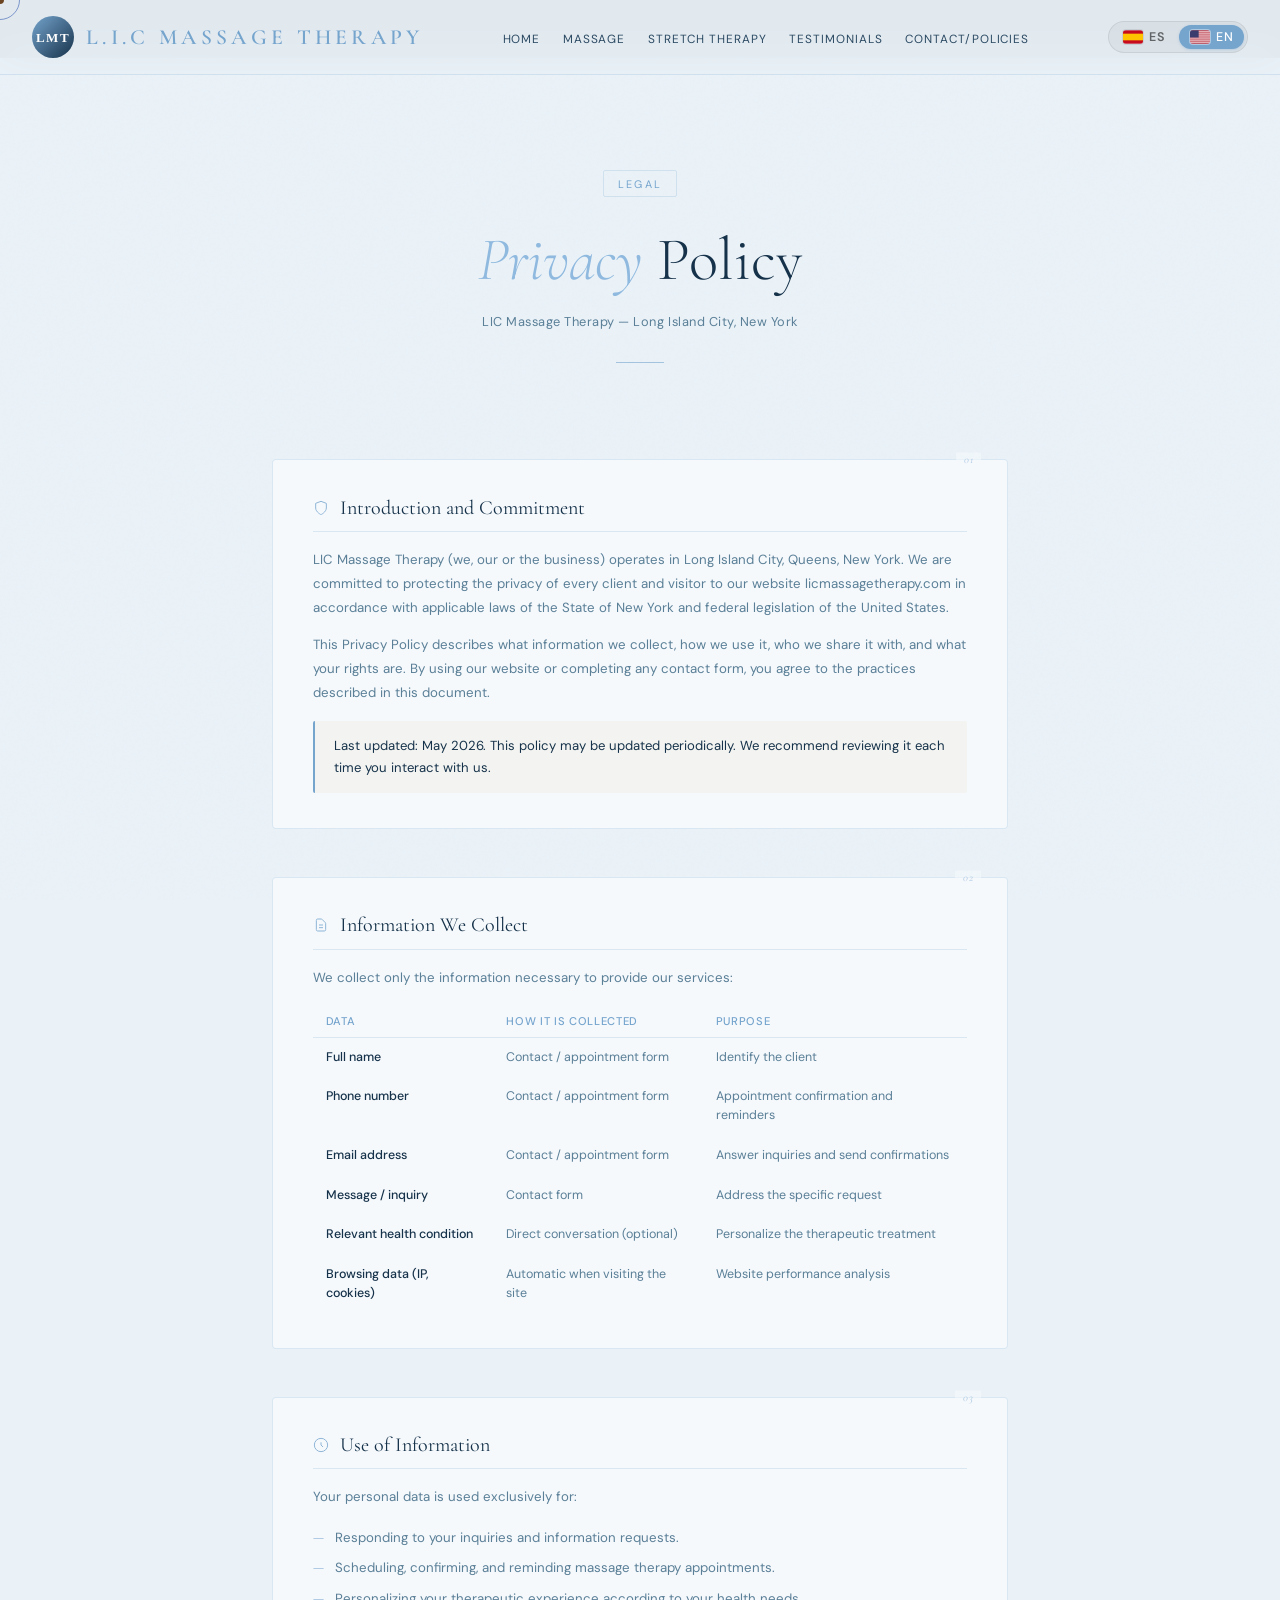
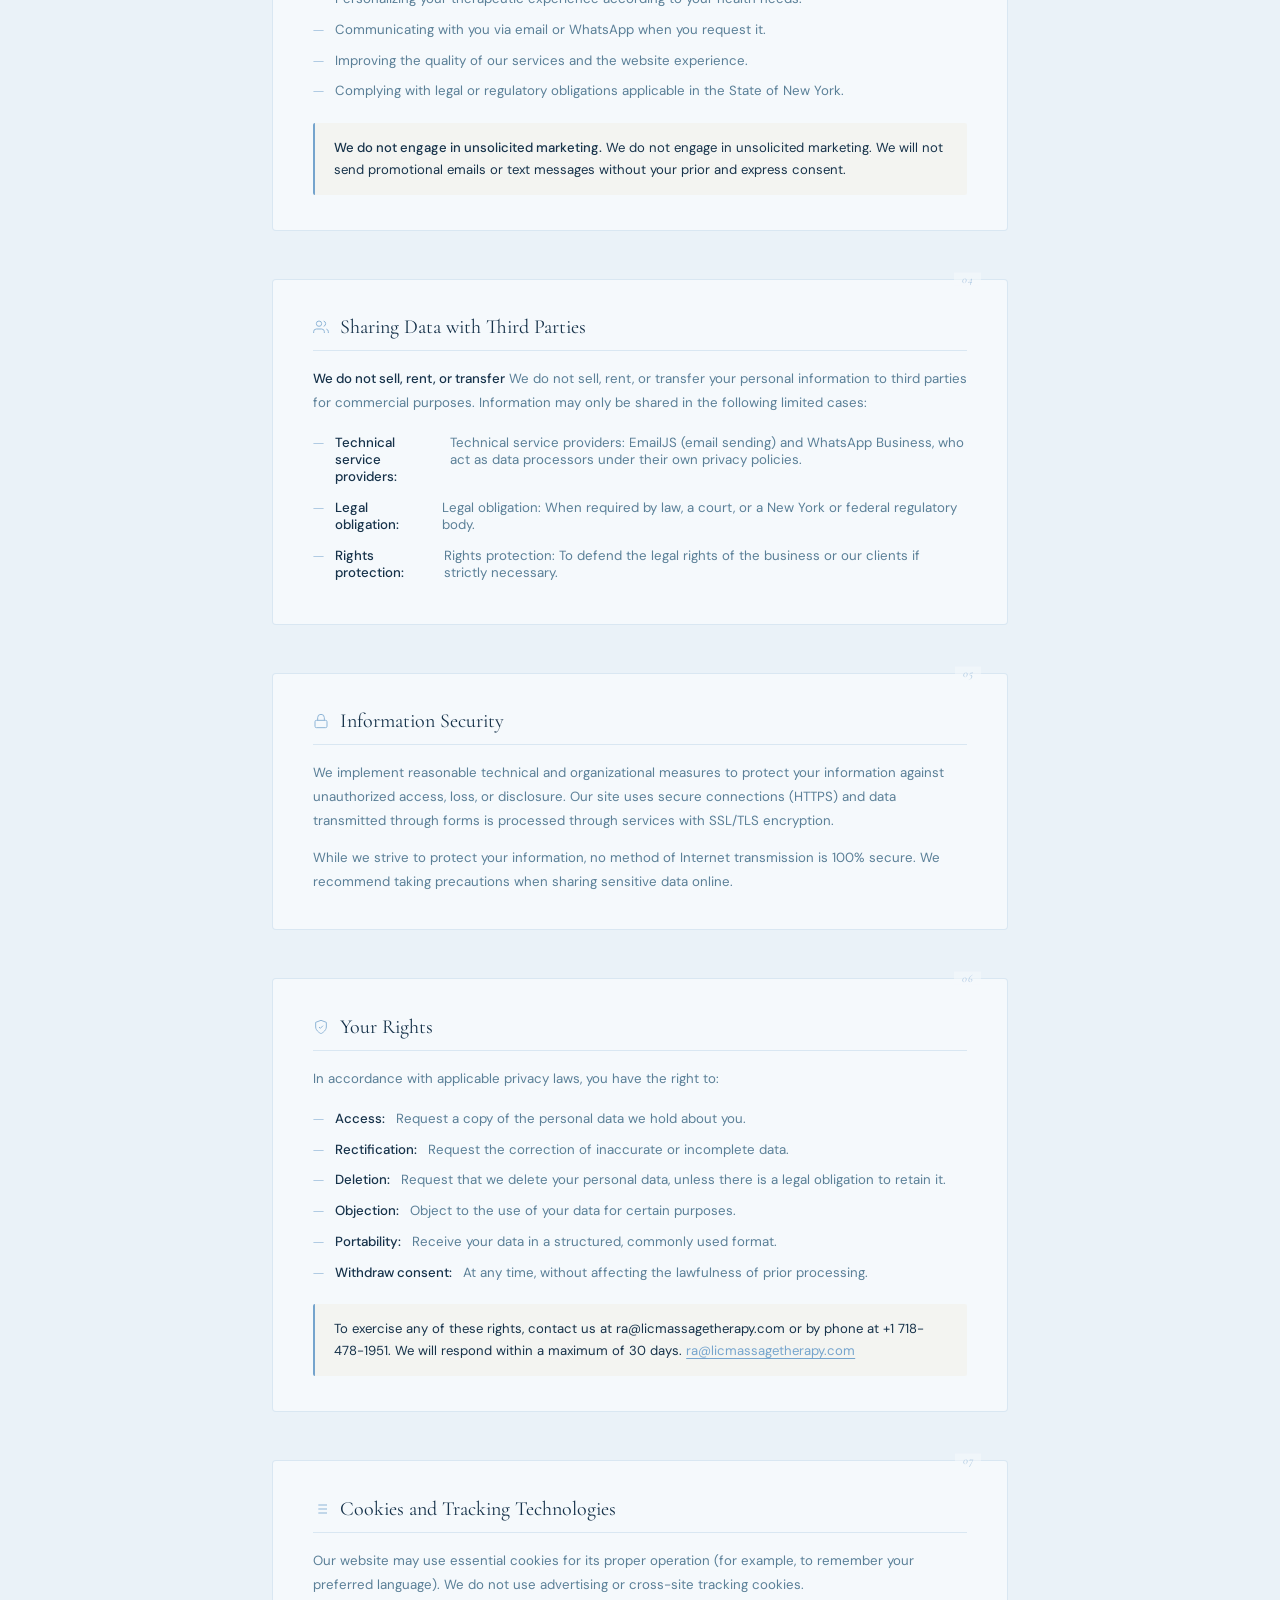
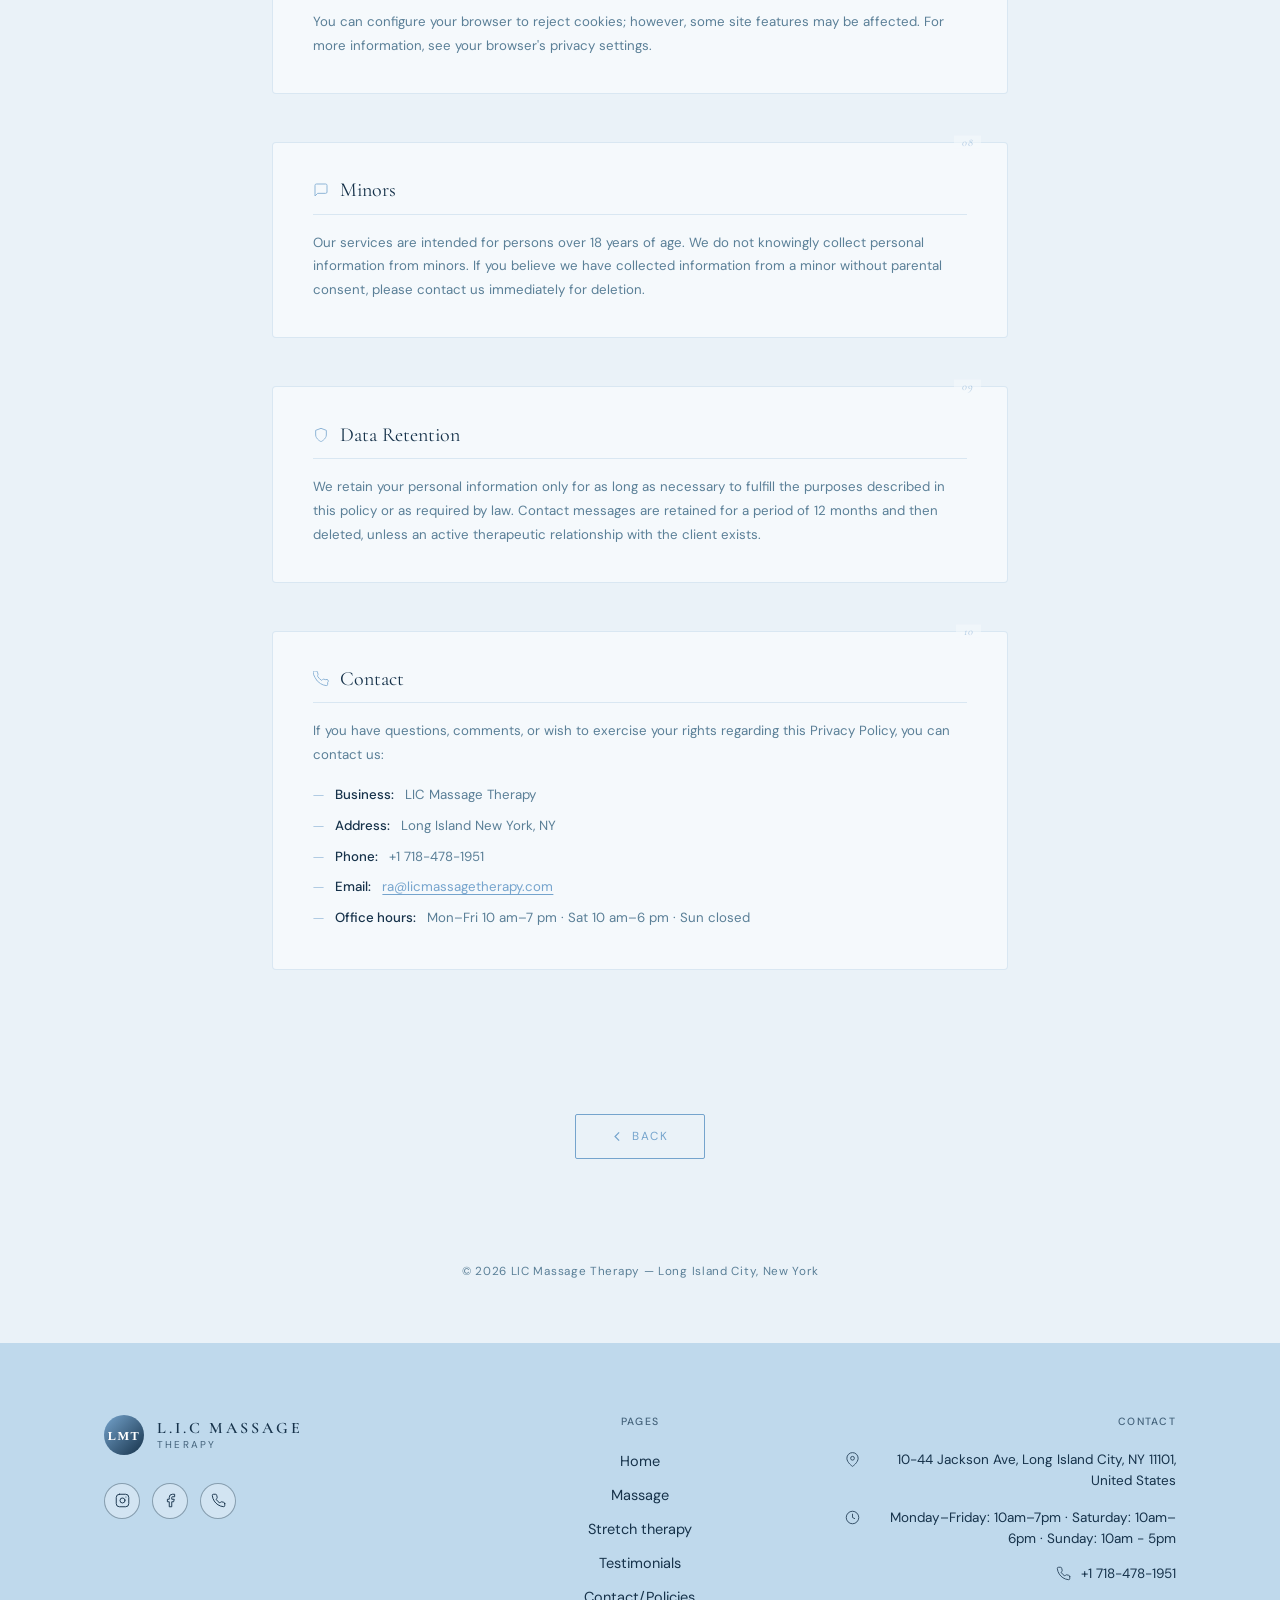
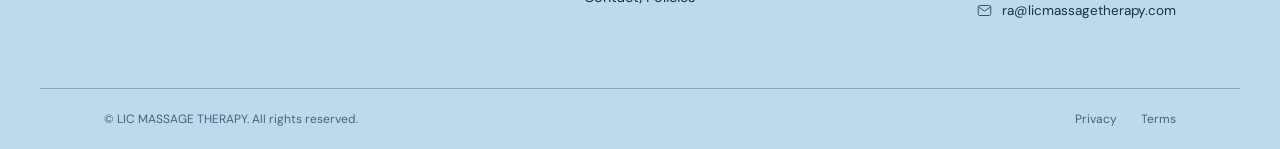
<file: LIC-massage-therapy/politica-privacidad.html>
<!DOCTYPE html>
<html lang="es">
<head>
<meta charset="UTF-8">
<meta name="viewport" content="width=device-width, initial-scale=1.0">
<title>LIC Massage Therapy | New York</title>
<link rel="preconnect" href="https://fonts.googleapis.com">
<link href="https://fonts.googleapis.com/css2?family=Cormorant+Garamond:ital,wght@0,300;0,400;0,600;1,300;1,400&family=DM+Sans:wght@300;400;500&display=swap" rel="stylesheet">
<link rel="stylesheet" href="shared.css">
</head>
<body>

<!-- ── TOP BAR ── -->
<nav class="topbar">
  <a href="index.html" class="topbar-logo">LIC Massage Therapy</a>
  <a href="contacto.html" class="topbar-back">
    <svg viewBox="0 0 16 16" fill="none" stroke="currentColor" stroke-width="1.5" width="13" height="13">
      <path d="M10 3L5 8l5 5"/>
    </svg>
    <span data-i18n="pp.back"></span>
  </a>
</nav>

<!-- ── HERO ── -->
<header class="hero">
  <div class="hero-tag" data-i18n="pp.hero.tag"></div>
  <h1 class="hero-title"><em data-i18n="pp.hero.title1"></em> <span data-i18n="pp.hero.title2"></span></h1>
  <div class="hero-sub" data-i18n="pp.hero.sub"></div>
  <div class="gold-line"></div>
</header>

<!-- ── CONTENT ── -->
<main class="policy-wrap">

  <!-- 01 · Introducción y Compromiso -->
  <section class="policy-section" data-n="01">
    <h2 class="policy-h">
      <svg viewBox="0 0 24 24" fill="none" stroke-width="1.5">
        <path d="M12 22s8-4 8-10V5l-8-3-8 3v7c0 6 8 10 8 10z"/>
      </svg>
      <span data-i18n="pp.s01.title"></span>
    </h2>
    <p class="policy-text" data-i18n="pp.s01.p1"></p>
    <p class="policy-text" data-i18n="pp.s01.p2"></p>
    <div class="policy-highlight" data-i18n="pp.s01.highlight"></div>
  </section>

  <!-- 02 · Información que Recopilamos -->
  <section class="policy-section" data-n="02">
    <h2 class="policy-h">
      <svg viewBox="0 0 24 24" fill="none" stroke-width="1.5">
        <path d="M9 12h6m-6 4h6m2 5H7a2 2 0 01-2-2V5a2 2 0 012-2h5.586a1 1 0 01.707.293l5.414 5.414a1 1 0 01.293.707V19a2 2 0 01-2 2z"/>
      </svg>
      <span data-i18n="pp.s02.title"></span>
    </h2>
    <p class="policy-text" data-i18n="pp.s02.intro"></p>

    <table class="data-table">
      <thead>
        <tr>
          <th data-i18n="pp.s02.th1"></th>
          <th data-i18n="pp.s02.th2"></th>
          <th data-i18n="pp.s02.th3"></th>
        </tr>
      </thead>
      <tbody>
        <tr>
          <td><strong data-i18n="pp.s02.r1.dato"></strong></td>
          <td data-i18n="pp.s02.r1.como"></td>
          <td data-i18n="pp.s02.r1.fin"></td>
        </tr>
        <tr>
          <td><strong data-i18n="pp.s02.r2.dato"></strong></td>
          <td data-i18n="pp.s02.r2.como"></td>
          <td data-i18n="pp.s02.r2.fin"></td>
        </tr>
        <tr>
          <td><strong data-i18n="pp.s02.r3.dato"></strong></td>
          <td data-i18n="pp.s02.r3.como"></td>
          <td data-i18n="pp.s02.r3.fin"></td>
        </tr>
        <tr>
          <td><strong data-i18n="pp.s02.r4.dato"></strong></td>
          <td data-i18n="pp.s02.r4.como"></td>
          <td data-i18n="pp.s02.r4.fin"></td>
        </tr>
        <tr>
          <td><strong data-i18n="pp.s02.r5.dato"></strong></td>
          <td data-i18n="pp.s02.r5.como"></td>
          <td data-i18n="pp.s02.r5.fin"></td>
        </tr>
        <tr>
          <td><strong data-i18n="pp.s02.r6.dato"></strong></td>
          <td data-i18n="pp.s02.r6.como"></td>
          <td data-i18n="pp.s02.r6.fin"></td>
        </tr>
      </tbody>
    </table>
  </section>

  <!-- 03 · Uso de la Información -->
  <section class="policy-section" data-n="03">
    <h2 class="policy-h">
      <svg viewBox="0 0 24 24" fill="none" stroke-width="1.5">
        <circle cx="12" cy="12" r="10"/>
        <path d="M12 8v4l3 3"/>
      </svg>
      <span data-i18n="pp.s03.title"></span>
    </h2>
    <p class="policy-text" data-i18n="pp.s03.intro"></p>
    <ul class="policy-list">
      <li data-i18n="pp.s03.li1"></li>
      <li data-i18n="pp.s03.li2"></li>
      <li data-i18n="pp.s03.li3"></li>
      <li data-i18n="pp.s03.li4"></li>
      <li data-i18n="pp.s03.li5"></li>
      <li data-i18n="pp.s03.li6"></li>
    </ul>
    <div class="policy-highlight">
      <strong data-i18n="pp.s03.highlightBold"></strong>
      <span data-i18n="pp.s03.highlight"></span>
    </div>
  </section>

  <!-- 04 · Compartición de Datos con Terceros -->
  <section class="policy-section" data-n="04">
    <h2 class="policy-h">
      <svg viewBox="0 0 24 24" fill="none" stroke-width="1.5">
        <path d="M17 21v-2a4 4 0 00-4-4H5a4 4 0 00-4 4v2"/>
        <circle cx="9" cy="7" r="4"/>
        <path d="M23 21v-2a4 4 0 00-3-3.87M16 3.13a4 4 0 010 7.75"/>
      </svg>
      <span data-i18n="pp.s04.title"></span>
    </h2>
    <p class="policy-text">
      <strong data-i18n="pp.s04.introBold"></strong>
      <span data-i18n="pp.s04.intro"></span>
    </p>
    <ul class="policy-list">
      <li><strong data-i18n="pp.s04.li1bold"></strong> <span data-i18n="pp.s04.li1"></span></li>
      <li><strong data-i18n="pp.s04.li2bold"></strong> <span data-i18n="pp.s04.li2"></span></li>
      <li><strong data-i18n="pp.s04.li3bold"></strong> <span data-i18n="pp.s04.li3"></span></li>
    </ul>
  </section>

  <!-- 05 · Seguridad de la Información -->
  <section class="policy-section" data-n="05">
    <h2 class="policy-h">
      <svg viewBox="0 0 24 24" fill="none" stroke-width="1.5">
        <rect x="3" y="11" width="18" height="11" rx="2" ry="2"/>
        <path d="M7 11V7a5 5 0 0110 0v4"/>
      </svg>
      <span data-i18n="pp.s05.title"></span>
    </h2>
    <p class="policy-text" data-i18n="pp.s05.p1"></p>
    <p class="policy-text" data-i18n="pp.s05.p2"></p>
  </section>

  <!-- 06 · Sus Derechos -->
  <section class="policy-section" data-n="06">
    <h2 class="policy-h">
      <svg viewBox="0 0 24 24" fill="none" stroke-width="1.5">
        <path d="M12 22s8-4 8-10V5l-8-3-8 3v7c0 6 8 10 8 10z"/>
        <path d="M9 12l2 2 4-4"/>
      </svg>
      <span data-i18n="pp.s06.title"></span>
    </h2>
    <p class="policy-text" data-i18n="pp.s06.intro"></p>
    <ul class="policy-list">
      <li><strong data-i18n="pp.s06.li1bold"></strong> <span data-i18n="pp.s06.li1"></span></li>
      <li><strong data-i18n="pp.s06.li2bold"></strong> <span data-i18n="pp.s06.li2"></span></li>
      <li><strong data-i18n="pp.s06.li3bold"></strong> <span data-i18n="pp.s06.li3"></span></li>
      <li><strong data-i18n="pp.s06.li4bold"></strong> <span data-i18n="pp.s06.li4"></span></li>
      <li><strong data-i18n="pp.s06.li5bold"></strong> <span data-i18n="pp.s06.li5"></span></li>
      <li><strong data-i18n="pp.s06.li6bold"></strong> <span data-i18n="pp.s06.li6"></span></li>
    </ul>
    <div class="policy-highlight">
      <span data-i18n="pp.s06.highlight"></span>
      <a href="mailto:ra@licmassagetherapy.com" class="inline-link">ra@licmassagetherapy.com</a>
    </div>
  </section>

  <!-- 07 · Cookies y Tecnologías de Seguimiento -->
  <section class="policy-section" data-n="07">
    <h2 class="policy-h">
      <svg viewBox="0 0 24 24" fill="none" stroke-width="1.5">
        <path d="M8 6h13M8 12h13M8 18h13M3 6h.01M3 12h.01M3 18h.01"/>
      </svg>
      <span data-i18n="pp.s07.title"></span>
    </h2>
    <p class="policy-text" data-i18n="pp.s07.p1"></p>
    <p class="policy-text" data-i18n="pp.s07.p2"></p>
  </section>

  <!-- 08 · Menores de Edad -->
  <section class="policy-section" data-n="08">
    <h2 class="policy-h">
      <svg viewBox="0 0 24 24" fill="none" stroke-width="1.5">
        <path d="M21 15a2 2 0 01-2 2H7l-4 4V5a2 2 0 012-2h14a2 2 0 012 2z"/>
      </svg>
      <span data-i18n="pp.s08.title"></span>
    </h2>
    <p class="policy-text" data-i18n="pp.s08.p1"></p>
  </section>

  <!-- 09 · Retención de Datos -->
  <section class="policy-section" data-n="09">
    <h2 class="policy-h">
      <svg viewBox="0 0 24 24" fill="none" stroke-width="1.5">
        <path d="M12 22s8-4 8-10V5l-8-3-8 3v7c0 6 8 10 8 10z"/>
      </svg>
      <span data-i18n="pp.s09.title"></span>
    </h2>
    <p class="policy-text" data-i18n="pp.s09.p1"></p>
  </section>

  <!-- 10 · Contacto -->
  <section class="policy-section" data-n="10">
    <h2 class="policy-h">
      <svg viewBox="0 0 24 24" fill="none" stroke-width="1.5">
        <path d="M22 16.92v3a2 2 0 01-2.18 2 19.79 19.79 0 01-8.63-3.07A19.5 19.5 0 013.07 9.81a19.79 19.79 0 01-3.07-8.6A2 2 0 011.72 0h3a2 2 0 012 1.72c.127.96.36 1.903.7 2.81a2 2 0 01-.45 2.11L6.91 7.91a16 16 0 006.18 6.18l1.27-1.27a2 2 0 012.11-.45c.907.339 1.85.573 2.81.7A2 2 0 0122 16.92z"/>
      </svg>
      <span data-i18n="pp.s10.title"></span>
    </h2>
    <p class="policy-text" data-i18n="pp.s10.intro"></p>
    <ul class="policy-list" style="margin-top:.8rem">
      <li><strong data-i18n="pp.s10.li1bold"></strong> <span data-i18n="pp.s10.li1val"></span></li>
      <li><strong data-i18n="pp.s10.li2bold"></strong> <span data-i18n="pp.s10.li2val"></span></li>
      <li><strong data-i18n="pp.s10.li3bold"></strong> <span data-i18n="pp.s10.li3val"></span></li>
      <li><strong data-i18n="pp.s10.li4bold"></strong> <a href="mailto:ra@licmassagetherapy.com" class="inline-link">ra@licmassagetherapy.com</a></li>
      <li><strong data-i18n="pp.s10.li5bold"></strong> <span data-i18n="pp.s10.li5val"></span></li>
    </ul>
  </section>

</main>

<!-- ── BACK BUTTON ── -->
<div class="back-bottom">
  <a href="index.html" class="btn-gold">
    <svg viewBox="0 0 16 16" fill="none" stroke="currentColor" stroke-width="1.5" width="13" height="13">
      <path d="M10 3L5 8l5 5"/>
    </svg>
    <span data-i18n="pp.backBtn"></span>
  </a>
</div>

<!-- ── FOOTER DATE ── -->
<footer class="policy-footer" data-i18n="pp.footer"></footer>

<script src="shared.js"></script>
<script src="components.js"></script>
<script>
  if (typeof renderComponents === 'function') renderComponents('politica-privacidad');
  if (typeof initPage === 'function') initPage('politica-privacidad');
</script>
</body>
</html>
</file>
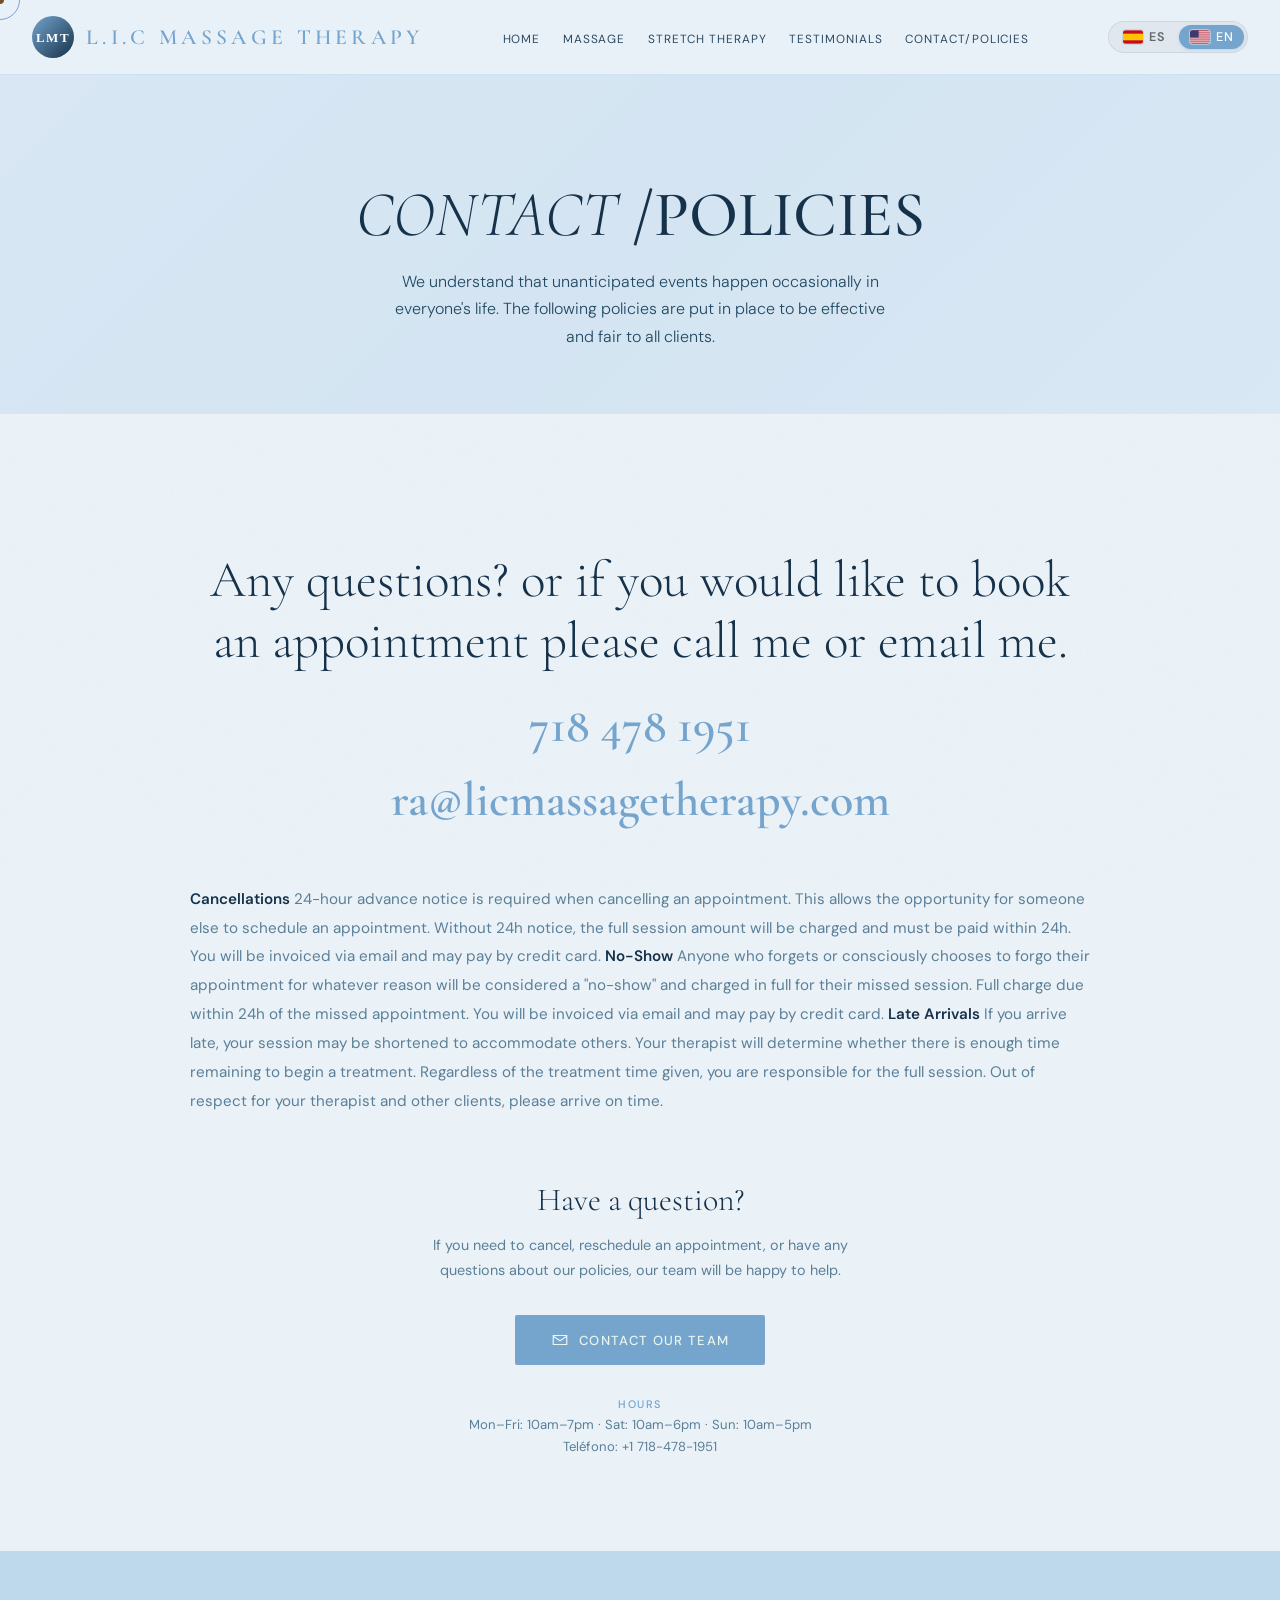
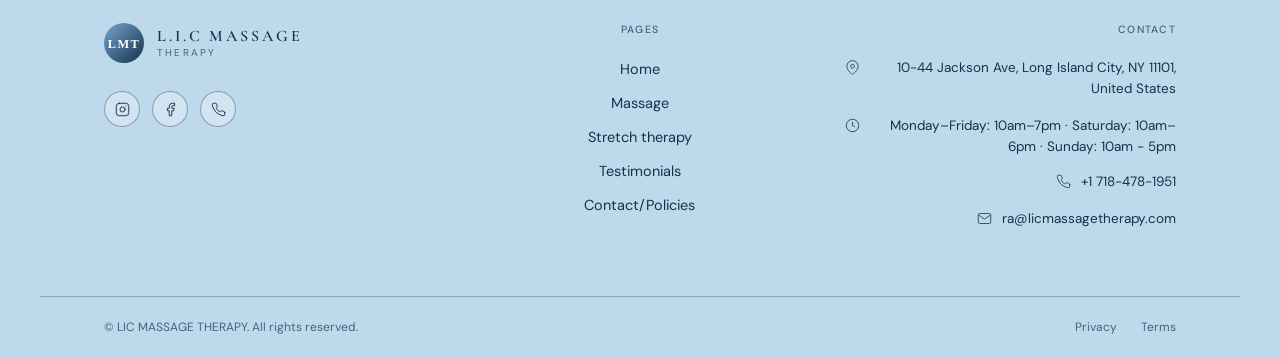
<file: LIC-massage-therapy/politicas-cancelacion.html>
<!DOCTYPE html>
<html lang="es">
<head>
<meta charset="UTF-8">
<meta name="viewport" content="width=device-width, initial-scale=1.0">
<title>LIC Massage Therapy | Reservar Cita</title>
<link rel="preconnect" href="https://fonts.googleapis.com">
<link href="https://fonts.googleapis.com/css2?family=Cormorant+Garamond:ital,wght@0,300;0,400;0,600;1,300;1,400&family=DM+Sans:wght@300;400;500&display=swap" rel="stylesheet">
<link rel="stylesheet" href="shared.css">
<style>
/* ── Top contact banner ── */
.top-contact {
  display: flex;
  flex-direction: column;
  align-items: center;
  gap: 1rem;
  text-align: center;
  max-width: 900px;
  margin: 0 auto 3.5rem;
}
.top-contact-title {
  font-family: 'Cormorant Garamond', serif;
  font-size: clamp(2rem, 5vw, 3.2rem);
  font-weight: 300;
  line-height: 1.2;
  color: var(--text-primary);
  margin: 0 0 0.5rem;
}
.top-contact-link {
  font-family: 'Cormorant Garamond', serif;
  font-weight: 600;
  font-size: clamp(1.8rem, 4.5vw, 3rem);
  color: var(--gold);
  text-decoration: none;
  transition: color 0.2s ease;
}
.top-contact-link:hover { color: var(--gold-light); }
.top-contact-email { word-break: break-all; }
</style>
</head>
<body>



<!-- ══════════════════ HERO ══════════════════ -->
<section class="page-hero">
  <div class="page-hero-bg"></div>
  <div class="page-hero-content">
    <div class="section-tag reveal" data-i18n="book.tag"></div>
    <h1 class="page-hero-title reveal delay-1">
      <em data-i18n="book.title1"></em> <strong data-i18n="book.title2"></strong>
    </h1>
    <p class="page-hero-sub reveal delay-2" data-i18n="book.desc"></p>
  </div>
</section>


<section class="cancel-section">
  <div class="cancel-container">

    <div class="cancel-header reveal">
   
      <h2 class="cancel-title reveal delay-1">
       
      </h2>
  
    </div>

    <!-- Contact banner (before cancellation policy) -->
    <div class="top-contact reveal">
      <h2 class="top-contact-title" data-i18n="cancel.top.title">Any questions? or if you would like to book an appointment please call me or email me.</h2>
      <a href="tel:+17184781951" class="top-contact-link">718 478 1951</a>
      <a href="mailto:ra@licmassagetherapy.com" class="top-contact-link top-contact-email">ra@licmassagetherapy.com</a>
    </div>

    <p class="cancel-policy-text reveal">
      <strong data-i18n="cancel.c1.title">Cancelaciones</strong>
      <span data-i18n="cancel.c1.desc">Se requiere aviso con 24 horas de anticipación para cancelar una cita. Esto permite que otra persona pueda agendar el horario disponible.</span>
      <span data-i18n="cancel.c1.rule">Sin aviso de 24h → cargo por el valor completo de la sesión, pagadero en 24h por tarjeta de crédito.</span>
      <strong data-i18n="cancel.c2.title">No-Show</strong>
      <span data-i18n="cancel.c2.desc">Quien olvide o decida no asistir a su cita sin previo aviso será considerado "no-show" y se le cobrará el valor completo de la sesión.</span>
      <span data-i18n="cancel.c2.rule">Cargo completo pagadero en 24h. Se enviará factura por correo electrónico, pago con tarjeta de crédito.</span>
      <strong data-i18n="cancel.c3.title">Llegadas Tarde</strong>
      <span data-i18n="cancel.c3.desc">Si llegas tarde, tu sesión podrá acortarse para no afectar a los clientes siguientes. El terapeuta determinará si hay tiempo suficiente para iniciar el tratamiento.</span>
      <span data-i18n="cancel.c3.rule">Independientemente del tiempo de tratamiento dado, se cobrará el valor completo de la sesión. Por favor, llega puntual.</span>
    </p>

    <!-- ══════════════════ FAQ CONTACT CTA ══════════════════ -->
    <div class="cancel-help reveal delay-3">
      <h3 class="cancel-help-title" data-i18n="cancel.help.title">¿Tienes alguna pregunta?</h3>
      <p class="cancel-help-sub" data-i18n="cancel.help.sub">Si necesitas cancelar, reprogramar una cita o tienes alguna duda sobre nuestras políticas, nuestro equipo estará encantado de ayudarte.</p>

      <!--
        Enlace mailto: sin asunto ni cuerpo predeterminado, solo abre el cliente
        de correo con la dirección ya puesta (ver updateContactMailto en shared.js).
      -->
      <a href="mailto:ra@licmassagetherapy.com"
         data-mailto="ra@licmassagetherapy.com"
         class="cancel-help-btn">
        <svg class="cancel-help-btn-icon" viewBox="0 0 24 24" fill="none" stroke="currentColor" stroke-width="1.6"><path d="M3 6h18v12H3z"/><path d="M3 7l9 6 9-6"/></svg>
        <span data-i18n="cancel.help.btn">Contactar al equipo</span>
      </a>

      <div class="cancel-help-hours">
        <span class="cancel-help-hours-label" data-i18n="cancel.help.hoursLabel">Horario de atención</span>
        <span class="cancel-help-hours-value" data-i18n="cancel.help.hoursValue">Lun–Vie: 10am–7pm · Sáb: 10am–6pm · Dom: 10am - 5pm</span>
        <span class="cancel-help-hours-value">Teléfono: <a href="tel:+17184781951" class="booking-detail-link">+1 718-478-1951</a></span>
      </div>
    </div>

  </div>
</section>
<style>
/* ── Cancellation Policy Section ── */
.cancel-section {
  padding: 5rem 0 6rem;
  background: var(--bg-primary);
}

.cancel-container {
  max-width: 1100px;
  margin: 0 auto;
  padding: 0 2rem;
}

.cancel-header {
  text-align: center;
  margin-bottom: 3.5rem;
}

.cancel-title {
  font-family: 'Cormorant Garamond', serif;
  font-size: clamp(2rem, 4vw, 2.8rem);
  font-weight: 300;
  color: var(--text-primary);
  margin: 0.75rem 0 1rem;
  line-height: 1.15;
}

.cancel-title em  { font-style: italic; font-weight: 300; }
.cancel-title strong { font-weight: 600; }

.cancel-intro {
  font-size: 0.95rem;
  color: var(--text-muted);
  max-width: 540px;
  margin: 0 auto;
  line-height: 1.7;
}

.cancel-policy-text {
  max-width: 900px;
  margin: 0 auto;
  font-size: 0.95rem;
  color: var(--text-muted);
  line-height: 1.9;
  text-align: left;
}

.cancel-policy-text strong {
  font-weight: 600;
  color: var(--text-primary);
}

@media (max-width: 820px) {
  .cancel-section { padding: 3.5rem 0 4.5rem; }
}

/* ── FAQ / Contact CTA ── */
.cancel-help {
  max-width: 560px;
  margin: 4rem auto 0;
  text-align: center;
}

.cancel-help-title {
  font-family: 'Cormorant Garamond', serif;
  font-size: clamp(1.6rem, 3vw, 2rem);
  font-weight: 300;
  color: var(--text-primary);
  margin: 0 0 0.9rem;
}

.cancel-help-sub {
  font-size: 0.9rem;
  color: var(--text-muted);
  line-height: 1.75;
  max-width: 420px;
  margin: 0 auto 2rem;
}

.cancel-help-btn {
  display: inline-flex;
  align-items: center;
  justify-content: center;
  gap: 0.65rem;
  padding: 1rem 2.25rem;
  background: var(--gold);
  color: #e8f5f1;
  border: none;
  border-radius: 2px;
  font-family: 'DM Sans', sans-serif;
  font-size: 0.82rem;
  font-weight: 500;
  letter-spacing: 0.1em;
  text-transform: uppercase;
  text-decoration: none;
  cursor: pointer;
  transition: background 0.25s ease, transform 0.2s ease, box-shadow 0.25s ease;
}

.cancel-help-btn:hover {
  background: var(--gold-light);
  transform: translateY(-2px);
  box-shadow: var(--shadow-gold);
}

.cancel-help-btn:active {
  transform: translateY(0);
}

.cancel-help-btn-icon {
  width: 18px;
  height: 18px;
  flex-shrink: 0;
}

.cancel-help-hours {
  display: flex;
  flex-direction: column;
  gap: 0.3rem;
  margin-top: 2rem;
}

.cancel-help-hours-label {
  font-family: 'DM Sans', sans-serif;
  font-size: 0.68rem;
  font-weight: 500;
  letter-spacing: 0.14em;
  text-transform: uppercase;
  color: var(--gold);
}

.cancel-help-hours-value {
  font-size: 0.82rem;
  color: var(--text-muted);
}

@media (max-width: 640px) {
  .cancel-help {
    margin-top: 3rem;
  }
  .cancel-help-btn {
    width: 100%;
  }
}
</style>
<style>
/* ══════════════════════════════════════════
   BOOKING CTA PANEL
══════════════════════════════════════════ */
.booking-cta-panel {
  position: relative;
  background: var(--bg-cta);          /* #0d2e2e — dark forest */
  border: none;
  border-top: 1px solid rgba(42,110,110,0.35);
  border-bottom: 1px solid rgba(42,110,110,0.35);
  overflow: hidden;
  display: flex;
  align-items: center;
  justify-content: center;
  min-height: 70vh;
  border-radius: 0;
}

/* ── Ambient radial glow ── */
.bcta-glow {
  position: absolute;
  inset: 0;
  background:
    radial-gradient(ellipse 70% 55% at 50% 30%, rgba(42,110,110,0.28) 0%, transparent 65%),
    radial-gradient(ellipse 45% 40% at 80% 85%, rgba(42,148,148,0.12) 0%, transparent 60%);
  pointer-events: none;
}

/* ── Corner brackets ── */
.bcta-corner {
  position: absolute;
  width: 22px;
  height: 22px;
  border-color: rgba(42,148,148,0.55);
  border-style: solid;
}
.bcta-tl { top: 1.4rem; left: 1.4rem; border-width: 1px 0 0 1px; }
.bcta-br { bottom: 1.4rem; right: 1.4rem; border-width: 0 1px 1px 0; }

/* ── Inner content ── */
.bcta-inner {
  position: relative;
  z-index: 1;
  display: flex;
  flex-direction: column;
  align-items: center;
  text-align: center;
  padding: 3.5rem 2.5rem;
  width: 100%;
  max-width: 400px;
}

/* ── Eyebrow ── */
.bcta-eyebrow {
  font-family: 'DM Sans', sans-serif;
  font-size: 0.68rem;
  font-weight: 400;
  letter-spacing: 0.22em;
  text-transform: uppercase;
  color: rgba(240,237,232,0.4);
  margin-bottom: 1.1rem;
}

/* ── WhatsApp mark ── */
.bcta-wa-mark {
  width: 52px;
  height: 52px;
  margin-bottom: 1.5rem;
  display: flex;
  align-items: center;
  justify-content: center;
}
.bcta-wa-mark svg { width: 100%; height: 100%; }

/* ── Heading ── */
.bcta-heading {
  font-family: 'Cormorant Garamond', serif;
  font-size: clamp(2rem, 3.2vw, 2.75rem);
  font-weight: 300;
  line-height: 1.1;
  color: #f0ede8;
  margin: 0 0 0.55rem;
  letter-spacing: -0.01em;
}

/* ── Sub ── */
.bcta-sub {
  font-family: 'DM Sans', sans-serif;
  font-size: 0.82rem;
  color: rgba(240,237,232,0.48);
  margin: 0;
  font-weight: 300;
}

/* ── Divider ── */
.bcta-divider {
  width: 40px;
  height: 1px;
  background: rgba(42,148,148,0.5);
  margin: 1.75rem auto;
}

/* ── The button ── */
.bcta-btn {
  display: inline-flex;
  align-items: center;
  justify-content: center;
  gap: 0.75rem;
  width: 100%;
  padding: 1.1rem 2rem;
  background: var(--gold);           /* #2a6e6e — brand teal */
  color: #e8f5f1;
  border: none;
  border-radius: 2px;
  font-family: 'DM Sans', sans-serif;
  font-size: 0.82rem;
  font-weight: 500;
  letter-spacing: 0.12em;
  text-transform: uppercase;
  cursor: pointer;
  text-decoration: none;
  transition: background 0.25s ease, transform 0.2s ease, box-shadow 0.25s ease;
  position: relative;
  overflow: hidden;
}

.bcta-btn::before {
  content: '';
  position: absolute;
  inset: 0;
  background: linear-gradient(135deg, rgba(255,255,255,0.08) 0%, transparent 60%);
  pointer-events: none;
}

.bcta-btn:hover {
  background: var(--gold-light);     /* #4a9494 */
  transform: translateY(-2px);
  box-shadow: var(--shadow-gold);
}

.bcta-btn:active {
  transform: translateY(0);
}

.bcta-btn-icon {
  width: 20px;
  height: 20px;
  flex-shrink: 0;
}

.bcta-btn-arrow {
  width: 16px;
  height: 16px;
  flex-shrink: 0;
  margin-left: auto;
  opacity: 0.65;
  transition: transform 0.2s ease, opacity 0.2s ease;
}

.bcta-btn:hover .bcta-btn-arrow {
  transform: translateX(3px);
  opacity: 1;
}

/* ── Trust chips ── */
.bcta-chips {
  display: flex;
  flex-direction: column;
  gap: 0.6rem;
  margin-top: 1.5rem;
  width: 100%;
}

.bcta-chip {
  display: flex;
  align-items: center;
  justify-content: center;
  gap: 0.55rem;
  font-family: 'DM Sans', sans-serif;
  font-size: 0.75rem;
  color: rgba(240,237,232,0.38);
  letter-spacing: 0.03em;
}

.bcta-chip svg {
  width: 13px;
  height: 13px;
  flex-shrink: 0;
  stroke: rgba(42,148,148,0.7);
}

/* ── Responsive ── */
@media (max-width: 900px) {
  .booking-cta-panel {
    min-height: 60vh;
  }
}
.booking-detail-link {
  color: inherit;
  text-decoration: none;
  transition: color 0.2s, opacity 0.2s;
}
.booking-detail-link:hover {
  color: #1F606F;
  opacity: 0.85;
}

/* Centrar título en el hero */
.page-hero-content {
  text-align: center;
  align-items: center;
}
.page-hero-title,
.page-hero-sub,
.page-hero-content .section-tag {
  text-align: center;
  margin-left: auto;
  margin-right: auto;
}
</style>

<!-- Toast -->
<div id="toast"></div>

<script src="shared.js"></script>
<script src="components.js"></script>
<script>
  renderComponents('reservas');
  initPage('reservas');
</script>
</body>
</html>
</file>
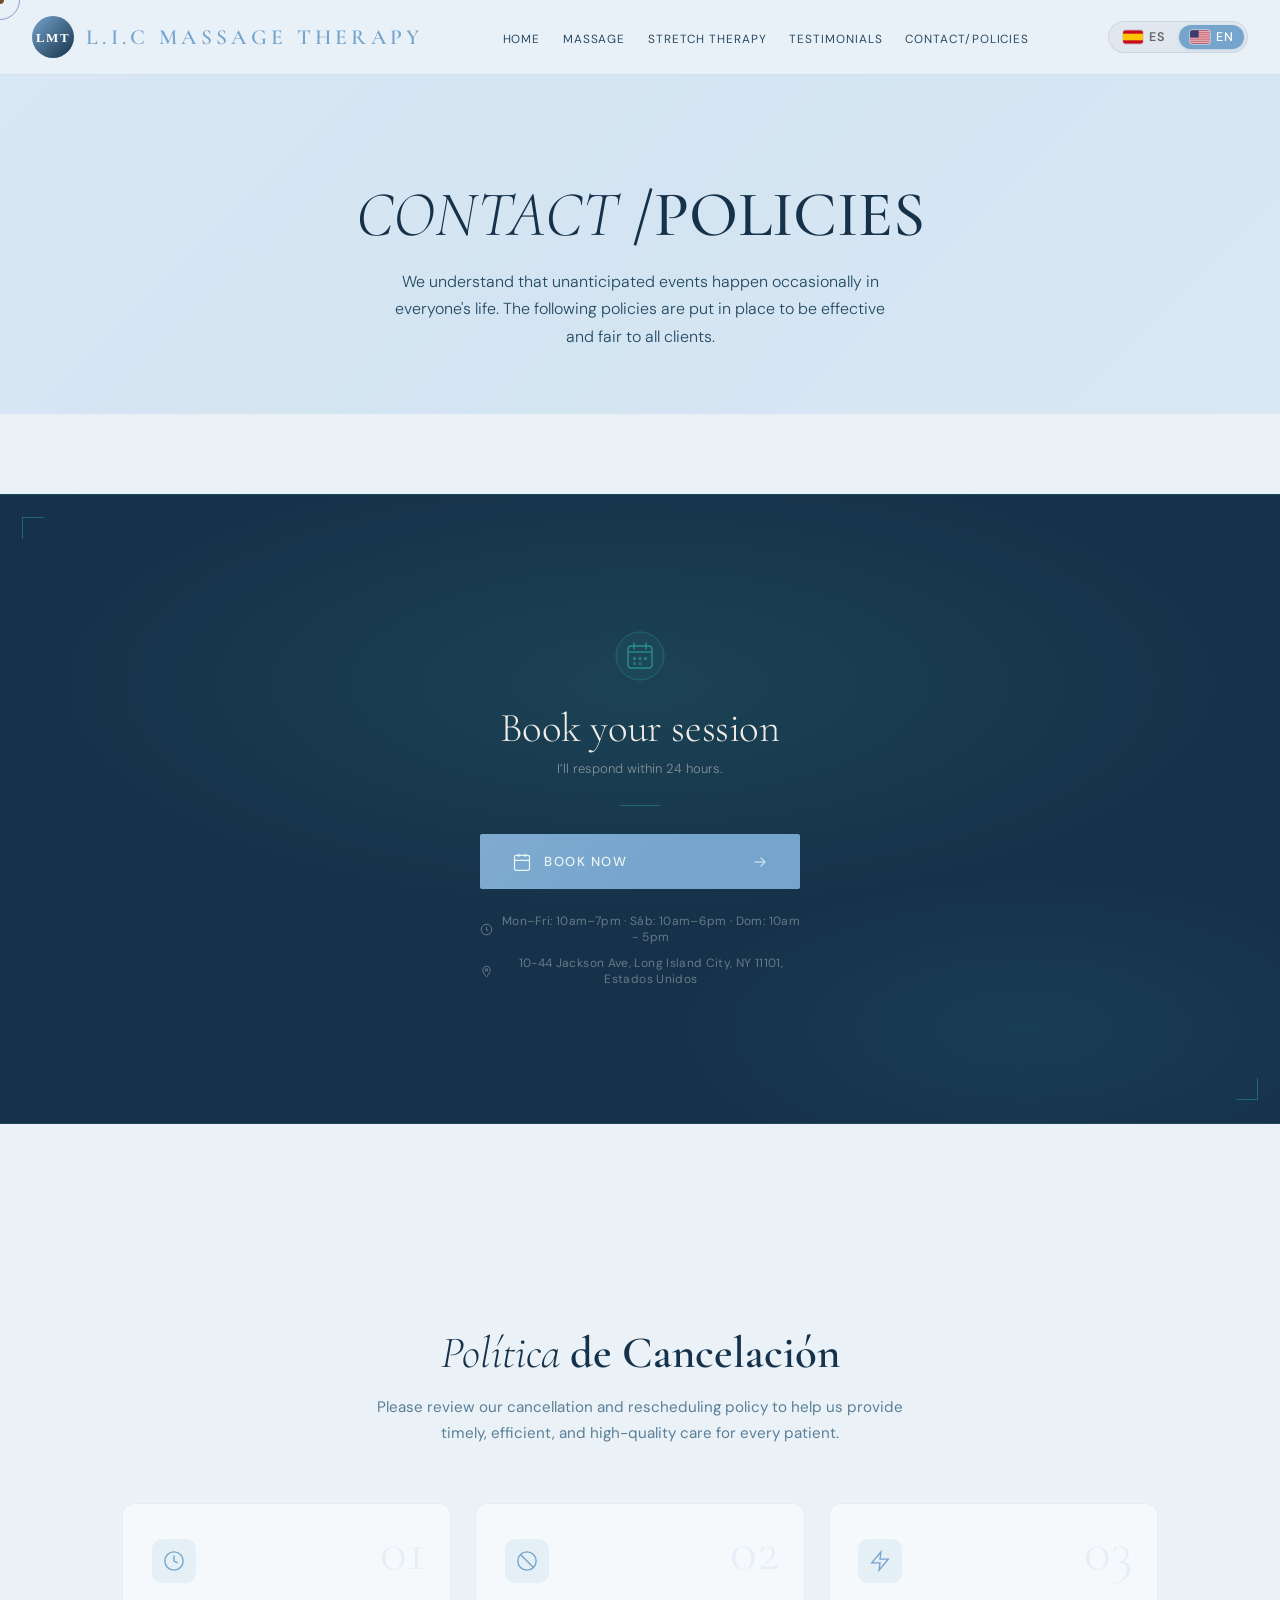
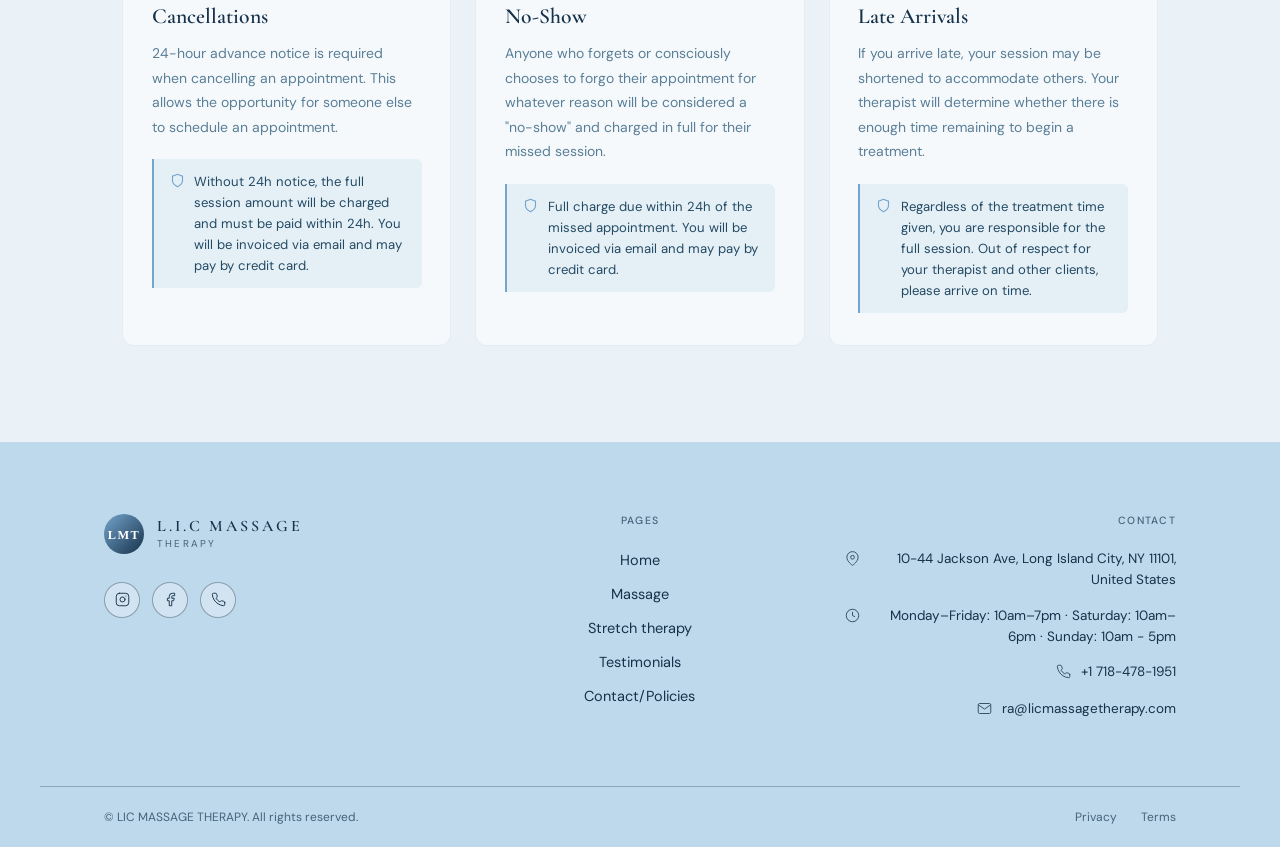
<file: LIC-massage-therapy/reservas.html>
<!DOCTYPE html>
<html lang="es">
<head>
<meta charset="UTF-8">
<meta name="viewport" content="width=device-width, initial-scale=1.0">
<title>LIC Massage Therapy | Reservar Cita</title>
<link rel="preconnect" href="https://fonts.googleapis.com">
<link href="https://fonts.googleapis.com/css2?family=Cormorant+Garamond:ital,wght@0,300;0,400;0,600;1,300;1,400&family=DM+Sans:wght@300;400;500&display=swap" rel="stylesheet">
<link rel="stylesheet" href="shared.css">
</head>
<body>

<!-- ══════════════════ HERO ══════════════════ -->
<section class="page-hero">
  <div class="page-hero-bg"></div>
  <div class="page-hero-content">
    <div class="section-tag reveal" data-i18n="book.tag"></div>
    <h1 class="page-hero-title reveal delay-1">
      <em data-i18n="book.title1"></em> <strong data-i18n="book.title2"></strong>
    </h1>
    <p class="page-hero-sub reveal delay-2" data-i18n="book.desc"></p>
  </div>
</section>

<!-- ══════════════════ BOOKING ══════════════════ -->
<section class="booking-page">

      <!-- ════════════ CTA PANEL ════════════ -->
      <div class="booking-cta-panel reveal delay-2">

        <!-- Corner brackets -->
        <span class="bcta-corner bcta-tl" aria-hidden="true"></span>
        <span class="bcta-corner bcta-br" aria-hidden="true"></span>

        <!-- Ambient glow -->
        <div class="bcta-glow" aria-hidden="true"></div>

        <!-- Content -->
        <div class="bcta-inner">


          <!-- MassageBook mark -->
          <div class="bcta-wa-mark" aria-hidden="true">
            <svg viewBox="0 0 52 52" fill="none" xmlns="http://www.w3.org/2000/svg">
              <circle cx="26" cy="26" r="24" fill="rgba(42,110,110,0.15)" stroke="rgba(42,148,148,0.45)" stroke-width="1"/>
              <rect x="14" y="16" width="24" height="22" rx="3" stroke="rgba(42,148,148,0.9)" stroke-width="1.4" fill="none"/>
              <path d="M14 22h24" stroke="rgba(42,148,148,0.9)" stroke-width="1.4"/>
              <path d="M20 13v6M32 13v6" stroke="rgba(42,148,148,0.9)" stroke-width="1.4" stroke-linecap="round"/>
              <rect x="19" y="27" width="3" height="3" rx="0.5" fill="rgba(42,148,148,0.7)"/>
              <rect x="24.5" y="27" width="3" height="3" rx="0.5" fill="rgba(42,148,148,0.7)"/>
              <rect x="30" y="27" width="3" height="3" rx="0.5" fill="rgba(42,148,148,0.7)"/>
              <rect x="19" y="32" width="3" height="3" rx="0.5" fill="rgba(42,148,148,0.5)"/>
              <rect x="24.5" y="32" width="3" height="3" rx="0.5" fill="rgba(42,148,148,0.5)"/>
            </svg>
          </div>

          <!-- Headline -->
          <h3 class="bcta-heading" data-i18n="book.cta.heading"></h3>
          <p class="bcta-sub" data-i18n="book.cta.sub"></p>

          <!-- Divider -->
          <div class="bcta-divider" aria-hidden="true"></div>

          <!-- The button -->
          <a class="bcta-btn" id="book-submit" href="https://massagebook.com" target="_blank" rel="noopener">
            <svg class="bcta-btn-icon" viewBox="0 0 24 24" fill="none" stroke="currentColor" stroke-width="1.5">
              <rect x="3" y="4" width="18" height="18" rx="2"/>
              <path d="M16 2v4M8 2v4M3 10h18"/>
              <path d="M8 14h.01M12 14h.01M16 14h.01M8 18h.01M12 18h.01"/>
            </svg>
            <span data-i18n="book.cta.btn"></span>
            <svg class="bcta-btn-arrow" viewBox="0 0 16 16" fill="none"><path d="M3 8h10M9 4l4 4-4 4" stroke="currentColor" stroke-width="1.5" stroke-linecap="round" stroke-linejoin="round"/></svg>
          </a>

          <!-- Trust chips -->
          <div class="bcta-chips">
            <span class="bcta-chip">
              <svg viewBox="0 0 16 16" fill="none"><circle cx="8" cy="8" r="6.5" stroke="currentColor" stroke-width="1.2"/><path d="M8 5v3.5l2 1" stroke="currentColor" stroke-width="1.2" stroke-linecap="round"/></svg>
              <span data-i18n="book.chip.hours"></span>
            </span>
            <span class="bcta-chip">
              <svg viewBox="0 0 16 16" fill="none"><path d="M8 1.5C5.515 1.5 3.5 3.515 3.5 6c0 3.75 4.5 8.5 4.5 8.5S12.5 9.75 12.5 6c0-2.485-2.015-4.5-4.5-4.5zm0 6a1.5 1.5 0 110-3 1.5 1.5 0 010 3z" stroke="currentColor" stroke-width="1.2"/></svg>
              <span data-i18n="book.chip.location"></span>
            </span>
          </div>

        </div><!-- /bcta-inner -->
      </div><!-- /booking-cta-panel -->

</section>
<section class="cancel-section">
  <div class="cancel-container">

    <div class="cancel-header reveal">
   
      <h2 class="cancel-title reveal delay-1">
        <em data-i18n="cancel.title1">Política</em> <strong data-i18n="cancel.title2">de Cancelación</strong>
      </h2>
      <p class="cancel-intro reveal delay-2" data-i18n="cancel.intro">Entendemos que imprevistos pueden ocurrir. Las siguientes políticas están diseñadas para ser justas con todos nuestros clientes.</p>
    </div>

    <div class="cancel-cards">

      <!-- Card 1: Cancelación -->
      <div class="cancel-card reveal">
        <div class="cancel-card-icon">
          <svg viewBox="0 0 24 24" fill="none" stroke="currentColor" stroke-width="1.5"><circle cx="12" cy="12" r="10"/><path d="M12 6v6l4 2"/></svg>
        </div>
        <div class="cancel-card-num">01</div>
        <h3 class="cancel-card-title" data-i18n="cancel.c1.title">Cancelaciones</h3>
        <p class="cancel-card-desc" data-i18n="cancel.c1.desc">Se requiere aviso con 24 horas de anticipación para cancelar una cita. Esto permite que otra persona pueda agendar el horario disponible.</p>
        <div class="cancel-card-rule">
          <svg viewBox="0 0 24 24" fill="none" stroke="currentColor" stroke-width="1.8"><path d="M12 22s8-4 8-10V5l-8-3-8 3v7c0 6 8 10 8 10z"/></svg>
          <span data-i18n="cancel.c1.rule">Sin aviso de 24h → cargo por el valor completo de la sesión, pagadero en 24h por tarjeta de crédito.</span>
        </div>
      </div>

      <!-- Card 2: No-show -->
      <div class="cancel-card reveal delay-1">
        <div class="cancel-card-icon">
          <svg viewBox="0 0 24 24" fill="none" stroke="currentColor" stroke-width="1.5"><circle cx="12" cy="12" r="10"/><line x1="4.93" y1="4.93" x2="19.07" y2="19.07"/></svg>
        </div>
        <div class="cancel-card-num">02</div>
        <h3 class="cancel-card-title" data-i18n="cancel.c2.title">No-Show</h3>
        <p class="cancel-card-desc" data-i18n="cancel.c2.desc">Quien olvide o decida no asistir a su cita sin previo aviso será considerado "no-show" y se le cobrará el valor completo de la sesión.</p>
        <div class="cancel-card-rule">
          <svg viewBox="0 0 24 24" fill="none" stroke="currentColor" stroke-width="1.8"><path d="M12 22s8-4 8-10V5l-8-3-8 3v7c0 6 8 10 8 10z"/></svg>
          <span data-i18n="cancel.c2.rule">Cargo completo pagadero en 24h. Se enviará factura por correo electrónico, pago con tarjeta de crédito.</span>
        </div>
      </div>

      <!-- Card 3: Llegada tarde -->
      <div class="cancel-card reveal delay-2">
        <div class="cancel-card-icon">
          <svg viewBox="0 0 24 24" fill="none" stroke="currentColor" stroke-width="1.5"><path d="M13 2L3 14h9l-1 8 10-12h-9l1-8z"/></svg>
        </div>
        <div class="cancel-card-num">03</div>
        <h3 class="cancel-card-title" data-i18n="cancel.c3.title">Llegadas Tarde</h3>
        <p class="cancel-card-desc" data-i18n="cancel.c3.desc">Si llegas tarde, tu sesión podrá acortarse para no afectar a los clientes siguientes. El terapeuta determinará si hay tiempo suficiente para iniciar el tratamiento.</p>
        <div class="cancel-card-rule">
          <svg viewBox="0 0 24 24" fill="none" stroke="currentColor" stroke-width="1.8"><path d="M12 22s8-4 8-10V5l-8-3-8 3v7c0 6 8 10 8 10z"/></svg>
          <span data-i18n="cancel.c3.rule">Independientemente del tiempo de tratamiento dado, se cobrará el valor completo de la sesión. Por favor, llega puntual.</span>
        </div>
      </div>

    </div>
  </div>
</section>
<style>
/* ── Cancellation Policy Section ── */
.cancel-section {
  padding: 5rem 0 6rem;
  background: var(--bg-primary);
}

.cancel-container {
  max-width: 1100px;
  margin: 0 auto;
  padding: 0 2rem;
}

.cancel-header {
  text-align: center;
  margin-bottom: 3.5rem;
}

.cancel-title {
  font-family: 'Cormorant Garamond', serif;
  font-size: clamp(2rem, 4vw, 2.8rem);
  font-weight: 300;
  color: var(--text-primary);
  margin: 0.75rem 0 1rem;
  line-height: 1.15;
}

.cancel-title em  { font-style: italic; font-weight: 300; }
.cancel-title strong { font-weight: 600; }

.cancel-intro {
  font-size: 0.95rem;
  color: var(--text-muted);
  max-width: 540px;
  margin: 0 auto;
  line-height: 1.7;
}

.cancel-cards {
  display: grid;
  grid-template-columns: repeat(3, 1fr);
  gap: 1.5rem;
}

.cancel-card {
  background: var(--bg-card);
  border: 1px solid var(--border-card);
  border-radius: 12px;
  padding: 2.2rem 1.8rem 2rem;
  position: relative;
  overflow: hidden;
  transition: box-shadow 0.3s, transform 0.3s;
}

.cancel-card:hover {
  box-shadow: var(--shadow-card);
  transform: translateY(-3px);
}

.cancel-card-num {
  font-family: 'Cormorant Garamond', serif;
  font-size: 3.5rem;
  font-weight: 300;
  color: var(--service-num-color);
  line-height: 1;
  position: absolute;
  top: 1.2rem;
  right: 1.5rem;
  transition: color 0.3s;
}

.cancel-card:hover .cancel-card-num { color: var(--service-num-hover); }

.cancel-card-icon {
  width: 44px;
  height: 44px;
  background: var(--gold-soft);
  border-radius: 10px;
  display: flex;
  align-items: center;
  justify-content: center;
  margin-bottom: 1.25rem;
}

.cancel-card-icon svg {
  width: 22px;
  height: 22px;
  stroke: var(--gold);
}

.cancel-card-title {
  font-family: 'Cormorant Garamond', serif;
  font-size: 1.35rem;
  font-weight: 600;
  color: var(--text-primary);
  margin: 0 0 0.75rem;
}

.cancel-card-desc {
  font-size: 0.875rem;
  color: var(--text-muted);
  line-height: 1.75;
  margin: 0 0 1.25rem;
}

.cancel-card-rule {
  display: flex;
  align-items: flex-start;
  gap: 0.6rem;
  background: var(--gold-soft);
  border-left: 2px solid var(--gold);
  border-radius: 0 6px 6px 0;
  padding: 0.75rem 1rem;
  font-size: 0.82rem;
  color: var(--text-secondary);
  line-height: 1.6;
}

.cancel-card-rule svg {
  width: 15px;
  height: 15px;
  flex-shrink: 0;
  margin-top: 2px;
  stroke: var(--gold);
}

@media (max-width: 820px) {
  .cancel-cards { grid-template-columns: 1fr; gap: 1.25rem; }
  .cancel-section { padding: 3.5rem 0 4.5rem; }
}
</style>
<style>
/* ══════════════════════════════════════════
   BOOKING CTA PANEL
══════════════════════════════════════════ */
.booking-cta-panel {
  position: relative;
  background: var(--bg-cta);          /* #0d2e2e — dark forest */
  border: none;
  border-top: 1px solid rgba(42,110,110,0.35);
  border-bottom: 1px solid rgba(42,110,110,0.35);
  overflow: hidden;
  display: flex;
  align-items: center;
  justify-content: center;
  min-height: 70vh;
  border-radius: 0;
}

/* ── Ambient radial glow ── */
.bcta-glow {
  position: absolute;
  inset: 0;
  background:
    radial-gradient(ellipse 70% 55% at 50% 30%, rgba(42,110,110,0.28) 0%, transparent 65%),
    radial-gradient(ellipse 45% 40% at 80% 85%, rgba(42,148,148,0.12) 0%, transparent 60%);
  pointer-events: none;
}

/* ── Corner brackets ── */
.bcta-corner {
  position: absolute;
  width: 22px;
  height: 22px;
  border-color: rgba(42,148,148,0.55);
  border-style: solid;
}
.bcta-tl { top: 1.4rem; left: 1.4rem; border-width: 1px 0 0 1px; }
.bcta-br { bottom: 1.4rem; right: 1.4rem; border-width: 0 1px 1px 0; }

/* ── Inner content ── */
.bcta-inner {
  position: relative;
  z-index: 1;
  display: flex;
  flex-direction: column;
  align-items: center;
  text-align: center;
  padding: 3.5rem 2.5rem;
  width: 100%;
  max-width: 400px;
}

/* ── Eyebrow ── */
.bcta-eyebrow {
  font-family: 'DM Sans', sans-serif;
  font-size: 0.68rem;
  font-weight: 400;
  letter-spacing: 0.22em;
  text-transform: uppercase;
  color: rgba(240,237,232,0.4);
  margin-bottom: 1.1rem;
}

/* ── WhatsApp mark ── */
.bcta-wa-mark {
  width: 52px;
  height: 52px;
  margin-bottom: 1.5rem;
  display: flex;
  align-items: center;
  justify-content: center;
}
.bcta-wa-mark svg { width: 100%; height: 100%; }

/* ── Heading ── */
.bcta-heading {
  font-family: 'Cormorant Garamond', serif;
  font-size: clamp(2rem, 3.2vw, 2.75rem);
  font-weight: 300;
  line-height: 1.1;
  color: #f0ede8;
  margin: 0 0 0.55rem;
  letter-spacing: -0.01em;
}

/* ── Sub ── */
.bcta-sub {
  font-family: 'DM Sans', sans-serif;
  font-size: 0.82rem;
  color: rgba(240,237,232,0.48);
  margin: 0;
  font-weight: 300;
}

/* ── Divider ── */
.bcta-divider {
  width: 40px;
  height: 1px;
  background: rgba(42,148,148,0.5);
  margin: 1.75rem auto;
}

/* ── The button ── */
.bcta-btn {
  display: inline-flex;
  align-items: center;
  justify-content: center;
  gap: 0.75rem;
  width: 100%;
  padding: 1.1rem 2rem;
  background: var(--gold);           /* #2a6e6e — brand teal */
  color: #e8f5f1;
  border: none;
  border-radius: 2px;
  font-family: 'DM Sans', sans-serif;
  font-size: 0.82rem;
  font-weight: 500;
  letter-spacing: 0.12em;
  text-transform: uppercase;
  cursor: pointer;
  text-decoration: none;
  transition: background 0.25s ease, transform 0.2s ease, box-shadow 0.25s ease;
  position: relative;
  overflow: hidden;
}

.bcta-btn::before {
  content: '';
  position: absolute;
  inset: 0;
  background: linear-gradient(135deg, rgba(255,255,255,0.08) 0%, transparent 60%);
  pointer-events: none;
}

.bcta-btn:hover {
  background: var(--gold-light);     /* #4a9494 */
  transform: translateY(-2px);
  box-shadow: var(--shadow-gold);
}

.bcta-btn:active {
  transform: translateY(0);
}

.bcta-btn-icon {
  width: 20px;
  height: 20px;
  flex-shrink: 0;
}

.bcta-btn-arrow {
  width: 16px;
  height: 16px;
  flex-shrink: 0;
  margin-left: auto;
  opacity: 0.65;
  transition: transform 0.2s ease, opacity 0.2s ease;
}

.bcta-btn:hover .bcta-btn-arrow {
  transform: translateX(3px);
  opacity: 1;
}

/* ── Trust chips ── */
.bcta-chips {
  display: flex;
  flex-direction: column;
  gap: 0.6rem;
  margin-top: 1.5rem;
  width: 100%;
}

.bcta-chip {
  display: flex;
  align-items: center;
  justify-content: center;
  gap: 0.55rem;
  font-family: 'DM Sans', sans-serif;
  font-size: 0.75rem;
  color: rgba(240,237,232,0.38);
  letter-spacing: 0.03em;
}

.bcta-chip svg {
  width: 13px;
  height: 13px;
  flex-shrink: 0;
  stroke: rgba(42,148,148,0.7);
}

/* ── Responsive ── */
@media (max-width: 900px) {
  .booking-cta-panel {
    min-height: 60vh;
  }
}
.booking-detail-link {
  color: inherit;
  text-decoration: none;
  transition: color 0.2s, opacity 0.2s;
}
.booking-detail-link:hover {
  color: #1F606F;
  opacity: 0.85;
}

/* Centrar título en el hero */
.page-hero-content {
  text-align: center;
  align-items: center;
}
.page-hero-title,
.page-hero-sub,
.page-hero-content .section-tag {
  text-align: center;
  margin-left: auto;
  margin-right: auto;
}
</style>

<!-- Toast -->
<div id="toast"></div>

<script src="shared.js"></script>
<script src="components.js"></script>
<script>
  renderComponents('reservas');
  initPage('reservas');
</script>
</body>
</html>
</file>
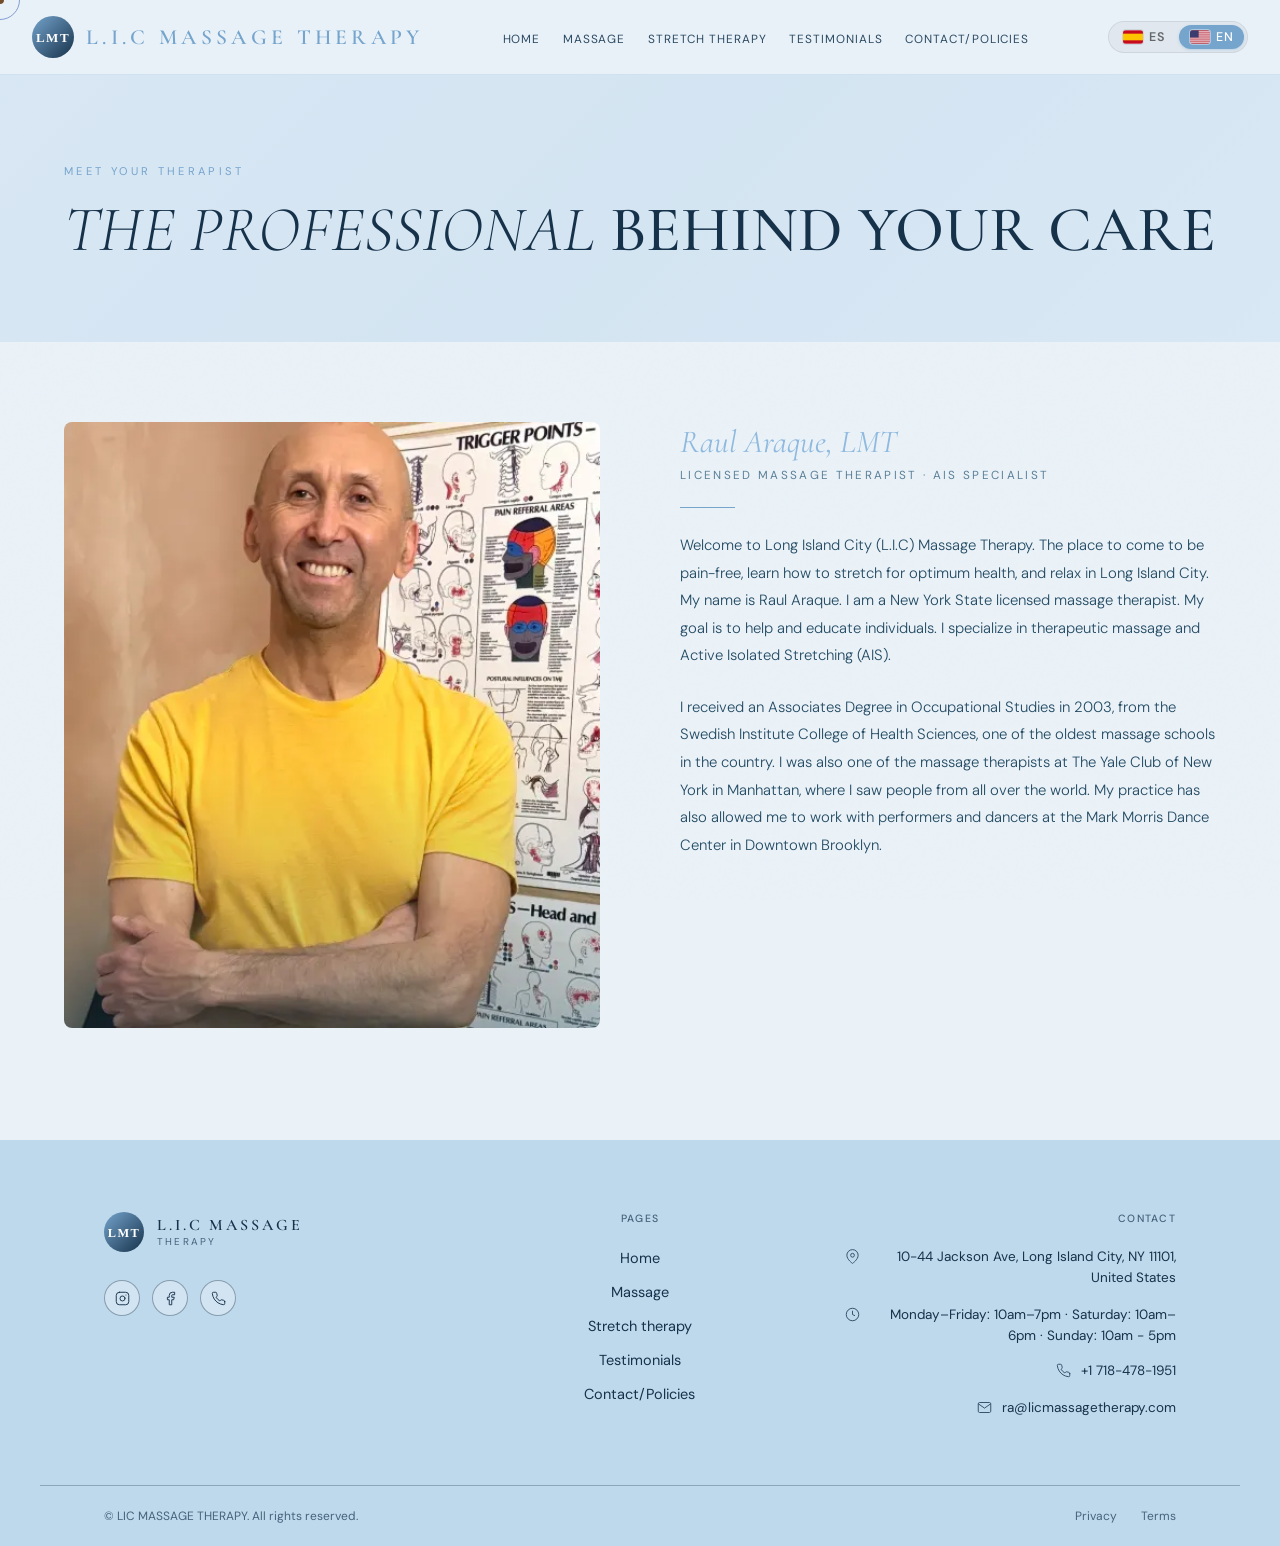
<file: LIC-massage-therapy/sobre-mi.html>
<!DOCTYPE html>
<html lang="en">
<head>
<meta charset="UTF-8">
<meta name="viewport" content="width=device-width, initial-scale=1.0">
<title>LIC Massage Therapy | Sobre Mí</title>
<link rel="preconnect" href="https://fonts.googleapis.com">
<link href="https://fonts.googleapis.com/css2?family=Cormorant+Garamond:ital,wght@0,300;0,400;0,600;1,300;1,400&family=DM+Sans:wght@300;400;500&display=swap" rel="stylesheet">
<link rel="stylesheet" href="shared.css">
</head>
<body>
 
<section class="page-hero">
  <div class="page-hero-bg"></div>
  <div class="page-hero-content">
    <div class="section-tag reveal" data-i18n="about.tag">Sobre el Terapeuta</div>
    <h1 class="page-hero-title reveal delay-1"><em data-i18n="about.title1">Ciencia</em> <strong data-i18n="about.title2">&amp; Precisión</strong></h1>
  </div>
</section>
 

<script>
const observer = new IntersectionObserver(
  (entries) => entries.forEach(e => { if (e.isIntersecting) e.target.classList.add("visible"); }),
  { threshold: 0.15 }
);
document.querySelectorAll(".reveal").forEach(el => observer.observe(el));</script>

<section class="about-page">
  <div class="section-container">
    <div class="about-inner">
 
      <!-- FOTO (LEFT) -->
      <div class="about-visual reveal">
 
        <div class="about-accent-line"></div>
 
        <div class="about-img-wrap">
          <div class="about-img-placeholder">
            <img src="img/rr.webp" alt="Masaje terapéutico" class="about-img">
            <div class="about-overlay"></div>
          </div>
        </div>
 
 
      </div>
 
      <!-- TEXTO (RIGHT) -->
      <div class="about-text">
 
        <div class="about-name reveal" data-i18n="about.name">
          Raul Araque
        </div>
 
        <div class="about-role reveal delay-1" data-i18n="about.role">
          terapeuta de masaje con licencia del estado de Nueva York. Me especializo en masaje terapéutico y estiramiento aislado activo (AIS).
        </div>
 
        <div class="gold-line reveal delay-1"></div>
 
        <p class="about-bio reveal delay-2" data-i18n="about.bio">
          Con más de 12 años de práctica clínica en terapia muscular y deportiva, he atendido a atletas profesionales, equipos nacionales y miles de pacientes que buscan recuperación óptima. Mi enfoque combina la anatomía funcional con técnicas avanzadas de manipulación tisular para resultados duraderos.
        </p>
 
        <p class="about-bio reveal delay-2" data-i18n="about.bio2">
          Mi filosofía se basa en entender el cuerpo como un sistema integrado. Cada sesión comienza con una evaluación exhaustiva para diseñar un protocolo personalizado que aborde la causa raíz, no solo los síntomas.
        </p>
 
        <div class="about-certs reveal delay-3">
 
       
 
       
 
       
 
 
        </div>
 
      
 
      </div>
 
    </div>
  </div>
</section>

 

 


 
<!-- ══════════════════════════════════════════════════════════════
     EN EL ESTUDIO — slider + texto
══════════════════════════════════════════════════════════════ -->


<style>
/* ── Studio Section ── */
.studio-section {
  background: #D6EDE5;
  padding: 72px 24px;
}

.studio-inner {
  max-width: 1100px;
  margin: 0 auto;
  display: grid;
  grid-template-columns: 1fr 1fr;
  gap: 64px;
  align-items: center;
}

/* ── Slider ── */
.studio-slider-wrap {
  position: relative;
  border-radius: 16px;
  overflow: hidden;
  box-shadow: 0 20px 52px rgba(0,0,0,0.14);
  aspect-ratio: 3/4;
  max-height: 580px;
}

.studio-slider {
  position: relative;
  width: 100%;
  height: 100%;
}

.studio-slide {
  position: absolute;
  inset: 0;
  opacity: 0;
  transition: opacity 0.55s ease;
  pointer-events: none;
}

.studio-slide.active {
  opacity: 1;
  pointer-events: auto;
}

.studio-slide-img {
  width: 100%;
  height: 100%;
  object-fit: cover;
  object-position: center;
  display: block;
}

/* Caption overlay */
.studio-caption {
  position: absolute;
  bottom: 0;
  left: 0;
  right: 0;
  padding: 28px 24px 20px;
  background: linear-gradient(to top, rgba(0,0,0,0.72) 0%, transparent 100%);
  color: #fff;
}

.studio-caption-title {
  font-family: 'Cormorant Garamond', serif;
  font-size: 1.15rem;
  font-weight: 600;
  margin-bottom: 4px;
}

.studio-caption-desc {
  font-family: 'DM Sans', sans-serif;
  font-size: 13px;
  color: rgba(255,255,255,0.8);
  line-height: 1.5;
}

/* Arrows */
.studio-arrow {
  position: absolute;
  top: 50%;
  transform: translateY(-50%);
  background: rgba(255,255,255,0.92);
  border: none;
  border-radius: 50%;
  width: 38px;
  height: 38px;
  font-size: 15px;
  cursor: pointer;
  display: flex;
  align-items: center;
  justify-content: center;
  box-shadow: 0 3px 12px rgba(0,0,0,0.18);
  transition: background 0.2s, transform 0.2s;
  color: #1a1a1a;
  z-index: 2;
}

.studio-arrow:hover { background: #fff; transform: translateY(-50%) scale(1.08); }
.studio-arrow.prev { left: 14px; }
.studio-arrow.next { right: 14px; }

/* Dots */
.studio-dots {
  position: absolute;
  bottom: 14px;
  left: 50%;
  transform: translateX(-50%);
  display: flex;
  gap: 7px;
  z-index: 2;
}

.studio-dot {
  width: 28px;
  height: 4px;
  border-radius: 2px;
  background: rgba(255,255,255,0.4);
  transition: background 0.3s;
  cursor: pointer;
}

.studio-dot.active { background: #fff; }

/* ── Text side ── */
.studio-eyebrow {
  display: inline-block;
  background: #e8e4de;
  color: #555;
  font-family: 'DM Sans', sans-serif;
  font-size: 12px;
  font-weight: 500;
  letter-spacing: 0.04em;
  padding: 5px 14px;
  border-radius: 20px;
  margin-bottom: 20px;
}

.studio-heading {
  font-family: 'Cormorant Garamond', serif;
  font-size: clamp(1.7rem, 2.6vw, 2.35rem);
  font-weight: 700;
  line-height: 1.18;
  color: #1a1a1a;
  margin: 0 0 22px;
}

.studio-para {
  font-family: 'DM Sans', sans-serif;
  font-size: 15px;
  line-height: 1.75;
  color: #444;
  margin: 0 0 16px;
}

.studio-btn {
  display: inline-flex;
  align-items: center;
  gap: 10px;
  margin-top: 10px;
  background: #1e5f5f;
  color: #fff;
  font-family: 'DM Sans', sans-serif;
  font-size: 15px;
  font-weight: 500;
  padding: 14px 28px;
  border-radius: 8px;
  text-decoration: none;
  transition: background 0.2s, transform 0.15s;
}

.studio-btn:hover { background: #174d4d; transform: translateY(-1px); }

/* Responsive */
@media (max-width: 820px) {
  .studio-inner { grid-template-columns: 1fr; gap: 36px; }
  .studio-slider-wrap { max-height: 400px; aspect-ratio: 4/3; }
}
@media (max-width: 480px) {
  .studio-section { padding: 48px 16px; }
  .studio-inner { gap: 24px; }
  .studio-slider-wrap { max-height: 280px; aspect-ratio: 1/1; }
  .studio-heading { font-size: 1.45rem; }
  .studio-para { font-size: 14px; }
}
</style>




<!-- ══════════════════════════════════════════════════════════════
     CERTIFICACIONES — galería 4 imágenes
══════════════════════════════════════════════════════════════ -->


<!-- ── Script de animaciones scroll para las nuevas secciones ── -->
<script>
(function () {
  var animated = document.querySelectorAll('.slide-left, .slide-right, .slide-up');
  if (!animated.length) return;
 
  var io = new IntersectionObserver(function (entries) {
    entries.forEach(function (e) {
      if (e.isIntersecting) {
        e.target.classList.add('in');
        io.unobserve(e.target);
      }
    });
  }, { threshold: 0.12 });
 
  animated.forEach(function (el) { io.observe(el); });
})();
</script>
 
 
<script src="shared.js"></script>
<script src="components.js"></script>
<script>
  renderComponents('sobre-mi');
  initPage('sobre-mi');
</script>
</body>
</html>
</file>
<file: LIC-massage-therapy/shared.css>
:root {

  /* ── FONDOS ─────────────────────────────────────────── */
  --bg-primary:        #eaf2f8;              /* azul pálido — fondo global */
  --bg-deep:           #d6e6f2;              /* azul más profundo */
  --bg-nav:            rgba(234,242,248,0.96);
  --bg-card:           #f5f9fc;              /* blanco azulado suave */
  --bg-card-hover:     #eef5fa;
  --bg-form:           rgba(245,249,252,0.85);
  --bg-glass:          rgba(234,242,248,0.72);
  --bg-page-hero:      linear-gradient(135deg, #d9e8f4 0%, #cfe1f0 50%, #d8e9f5 100%);
  --bg-cta:            #16324a;              /* azul marino profundo */
  --bg-footer:         #16324a;

  /* ── BORDES ─────────────────────────────────────────── */
  --border:            rgba(117,164,205,0.22);
  --border-card:       rgba(117,164,205,0.14);
  --border-focus:      rgba(117,164,205,0.60);

  /* ── TIPOGRAFÍA ─────────────────────────────────────── */
  --font-display:      'Cormorant Garamond', serif;
  --font-body:         'DM Sans', sans-serif;
  --text-primary:      #16324a;              /* azul marino / casi negro */
  --text-secondary:    #234a63;
  --text-muted:        #5a7f97;
  --text-faint:        #a8c3d6;

  /* ── ACENTO PRINCIPAL (reemplaza "gold") ────────────── */
  /* Azul cielo — el color del botón "RESERVAR CITA" */
  --gold:              #75a4cd;
  --gold-soft:         rgba(117,164,205,0.12);
  --gold-light:        #8fb9de;
  --electric:          #2c5478;             /* azul profundo para énfasis */

  /* ── NAVEGACIÓN ─────────────────────────────────────── */
  --nav-link:          #2c4a63;
  --nav-link-hover:    #75a4cd;

  /* ── OVERLAYS / OPACIDADES ──────────────────────────── */
  --muscles-opacity:   0.05;
  --anatomy-opacity:   0.18;
  --page-hero-overlay: rgba(217,232,244,0.55);
  --noise-opacity:     0.10;

  /* ── SCROLLBAR ──────────────────────────────────────── */
  --scrollbar-bg:      #d9e8f4;

  /* ── INPUTS ─────────────────────────────────────────── */
  --input-bg:          #f5f9fc;
  --input-color:       #16324a;

  /* ── SOMBRAS ─────────────────────────────────────────── */
  --shadow-card:       0 4px 24px rgba(22,50,74,0.08);
  --shadow-gold:       0 8px 32px rgba(117,164,205,0.18);

  /* ── CTA / FOOTER ───────────────────────────────────── */
  --cta-border:        rgba(117,164,205,0.28);

  /* ── SERVICIOS ──────────────────────────────────────── */
  --service-num-color: rgba(117,164,205,0.12);
  --service-num-hover: rgba(117,164,205,0.35);

  /* ══════════════════════════════════════════════════════
     SECCIÓN BIO / PALETA DE SECCIONES
     ══════════════════════════════════════════════════════ */
  --dark:              #eaf2f8;
  --dark2:             #16324a;
  --cream:             #f5f9fc;
  --cream2:            #e9f1f7;

  --bio-text:          #3f6785;
  --bio-card-bg:       #f5f9fc;
  --bio-card-border:   rgba(117,164,205,0.16);
  --bio-img-bg:        #c9dced;
  --bio-heading-color: #16324a;
  --bio-para-color:    #3f6785;
  --bio-inst-bg:       #f5f9fc;
  --bio-inst-name:     #16324a;

  /* ── TRAY ───────────────────────────────────────────── */
  --tray-content-bg:   #f5f9fc;
  --tray-content-border: #d3e3ef;
  --tray-dot-bg:       #eaf2f8;
  --tray-desc-color:   #5a7f97;

  /* ── CERTIFICACIONES ────────────────────────────────── */
  --cert-card-bg:      #16324a;

  /* ── WORKSHOPS ──────────────────────────────────────── */
  --ws-section-bg:     #d9e8f4;
  --ws-stats-bg:       #16324a;
  --ws-title-color:    #16324a;
  --ws-intro-color:    #5a7f97;

  /* ── TERAPIAS ───────────────────────────────────────── */
  --terapias-bg:       #0a1f30;

  /* ── TABS ───────────────────────────────────────────── */
  --tab-section-bg:    #f5f9fc;
  --tab-nav-border:    #b7d0e3;
  --tab-btn-color:     #7996ac;
  --tab-btn-active:    #16324a;
  --tab-indicator-bg:  #16324a;

  /* ── BEFORE/AFTER CARDS ─────────────────────────────── */
  --bc-card-bg:        #f5f9fc;
  --bc-card-border:    #d3e3ef;
  --bc-title-color:    #16324a;
  --bc-desc-color:     #5a7f97;
  --bc-num-color:      #d9e8f4;
  --bc-arrow-bg:       #f5f9fc;
  --bc-arrow-border:   #b7d0e3;
  --bc-arrow-color:    #16324a;
  --bc-arrow-hover-bg: #16324a;
  --bc-arrow-hover-color: #eaf2f8;
  --bc-dot-bg:         #b7d0e3;
  --bc-dot-active:     #16324a;

  /* ── TESTIMONIOS ────────────────────────────────────── */
  --testi-card-bg:     #f5f9fc;
  --testi-card-border: #d3e3ef;
  --testi-quote-color: #234a63;
  --testi-name-color:  #16324a;
  --testi-role-color:  #7996ac;

  /* ── PROBLEM/SOLUTION CARDS ─────────────────────────── */
  --ps-card-bg:        #f5f9fc;
  --ps-card-border:    #d3e3ef;
  --ps-title-color:    #16324a;
  --ps-desc-color:     #5a7f97;

  /* ── MODAL DE RESERVA ───────────────────────────────── */
  --booking-modal-bg:  #f5f9fc;
  --booking-modal-color: #16324a;
  --bm-field-label-color: #5a7f97;
  --bm-input-bg:       #ffffff;
  --bm-input-color:    #16324a;
  --bm-input-border:   #b7d0e3;
  --bm-input-focus:    #75a4cd;
  --bm-submit-bg:      #4a7fab;       /* azul profundo — igual al botón CTA */
  --bm-submit-color:   #eaf2f8;
  --bm-submit-hover:   #75a4cd;
  --bm-service-color:  #75a4cd;
  --bm-success-color:  #234a63;

  /* ── VALIDACIÓN DE FORMULARIOS ──────────────────────── */
  --form-valid:        #2a9e72;       /* verde esmeralda suave */
  --form-invalid:      #c0463a;
}

/* TRANSITIONS */
body, nav, .service-card, .testimonial-card-full, .preview-card, .value-card, .contact-card, footer {
  transition: background-color 0.35s ease, color 0.35s ease, border-color 0.35s ease;
}

/* BASE RESET */
*, *::before, *::after { box-sizing: border-box; margin: 0; padding: 0; }
html { scroll-behavior: smooth; font-size: 16px; }

body {
  background: var(--bg-primary);
  color: var(--text-primary);
  font-family: 'DM Sans', sans-serif;
  overflow-x: hidden;
  cursor: none;
}
body::before {
  content: ''; position: fixed; inset: 0; z-index: 0; pointer-events: none;
  background-image: url("data:image/svg+xml,%3Csvg viewBox='0 0 256 256' xmlns='http://www.w3.org/2000/svg'%3E%3Cfilter id='n'%3E%3CfeTurbulence type='fractalNoise' baseFrequency='0.9' numOctaves='4' stitchTiles='stitch'/%3E%3C/filter%3E%3Crect width='100%25' height='100%25' filter='url(%23n)' opacity='0.04'/%3E%3C/svg%3E");
  opacity: var(--noise-opacity);
}

/* SCROLLBAR */
::-webkit-scrollbar { width: 4px; }
::-webkit-scrollbar-track { background: var(--scrollbar-bg); }
::-webkit-scrollbar-thumb { background: var(--gold); border-radius: 2px; }

/* CUSTOM CURSOR */
.cursor { position: fixed; top: 0; left: 0; pointer-events: none; z-index: 9999; mix-blend-mode: difference; }
.cursor-dot { width: 8px; height: 8px; background: var(--gold); border-radius: 50%; position: absolute; transform: translate(-50%,-50%); transition: width .2s,height .2s; }
.cursor-ring { width: 40px; height: 40px; border: 1px solid rgba(201,168,76,0.5); border-radius: 50%; position: absolute; transform: translate(-50%,-50%); transition: all .15s ease-out; }

/* MOBILE MENU */
.mobile-menu {
  position: fixed; inset: 0; z-index: 999;
  background: var(--bg-primary);
  display: flex; flex-direction: column; align-items: center; justify-content: center; gap: 2rem;
  transform: translateX(100%);
  transition: transform 0.4s cubic-bezier(0.4,0,0.2,1);
}
.mobile-menu.open { transform: translateX(0); }
.mobile-menu-close { position: absolute; top: 2rem; right: 2rem; background: none; border: none; cursor: pointer; color: var(--gold); font-size: 1.5rem; }
.nav-links-mobile { list-style: none; display: flex; flex-direction: column; align-items: center; gap: 1.5rem; }
.nav-links-mobile a { font-size: 0.85rem; color: var(--nav-link); text-decoration: none; letter-spacing: 0.15em; text-transform: uppercase; }
.nav-links-mobile a.active, .nav-links-mobile a:hover { color: var(--gold); }
.mobile-lang-row { display: flex; align-items: center; gap: 1rem; }

/* NAVBAR */
nav {
  position: fixed; top: 0; left: 0; right: 0; z-index: 1000;
  padding: 1.5rem 4rem;
  display: flex; align-items: center; justify-content: space-between;
  transition: all 0.4s ease;
}
nav.scrolled, nav.scrolled-static {
  background: var(--bg-nav);
  backdrop-filter: blur(20px);
  -webkit-backdrop-filter: blur(20px);
  border-bottom: 1px solid var(--border);
  padding: 1rem 4rem;
}
.nav-logo {
  font-family: 'Cormorant Garamond', serif;
  font-size: 1.6rem; font-weight: 600; letter-spacing: 0.3em;
  color: var(--gold); text-decoration: none;
  display: flex; align-items: center; gap: 0.75rem;
}
.nav-logo-symbol {
  width: 30px; height: 30px; border: 1.5px solid var(--gold);
  border-radius: 50%; display: flex; align-items: center; justify-content: center;
  font-size: 0.85rem;
}
.nav-links { display: flex; align-items: center; gap: 2.5rem; list-style: none; }
.nav-links a {
  color: var(--nav-link); text-decoration: none;
  font-size: 0.78rem; letter-spacing: 0.15em; text-transform: uppercase; font-weight: 400;
  transition: color 0.3s; position: relative;
}
.nav-links a::after { content: ''; position: absolute; bottom: -4px; left: 0; width: 0; height: 1px; background: var(--gold); transition: width 0.3s; }
.nav-links a:hover, .nav-links a.active { color: var(--gold); }
.nav-links a:hover::after, .nav-links a.active::after { width: 100%; }

.nav-actions { display: flex; align-items: center; gap: 1rem; }

/* LANG TOGGLE */
.lang-toggle { display: flex; border: 1px solid var(--border); border-radius: 2px; overflow: hidden; }
.lang-btn { padding: 0.35rem 0.75rem; background: transparent; color: var(--text-muted); border: none; cursor: pointer; font-family: 'DM Sans',sans-serif; font-size: 0.7rem; letter-spacing: 0.1em; text-transform: uppercase; transition: all 0.25s; }
.lang-btn.active { background: var(--gold); color: #0a0a0c; font-weight: 500; }
.lang-btn:hover:not(.active) { color: var(--gold); }

/* THEME BUTTON */
.theme-btn {
  width: 34px; height: 34px; border-radius: 50%;
  border: 1px solid var(--border); background: transparent;
  cursor: pointer; display: flex; align-items: center; justify-content: center;
  transition: all 0.3s; color: var(--gold); font-size: 1rem;
}
.theme-btn:hover { border-color: var(--gold); background: rgba(201,168,76,0.1); }

/* NAV BUTTON */
.btn-nav {
  padding: 0.55rem 1.4rem; background: transparent; border: 1px solid var(--gold);
  color: var(--gold); font-family: 'DM Sans',sans-serif; font-size: 0.73rem;
  letter-spacing: 0.15em; text-transform: uppercase; cursor: pointer;
  transition: all 0.3s; border-radius: 1px; text-decoration: none;
}
.btn-nav:hover, .btn-nav.active-page { background: var(--gold); color: #0a0a0c; }

.hamburger { display: none; flex-direction: column; gap: 5px; cursor: pointer; padding: 5px; }
.hamburger span { width: 24px; height: 1px; background: var(--gold); transition: all 0.3s; display: block; }

/* COMMON BUTTONS */
.btn-primary {
  padding: 0.95rem 2.2rem; background: var(--gold); color: #0a0a0c;
  border: none; font-family: 'DM Sans',sans-serif; font-size: 0.76rem;
  letter-spacing: 0.2em; text-transform: uppercase; font-weight: 500;
  cursor: pointer; transition: all 0.3s; border-radius: 1px; text-decoration: none; display: inline-block;
}
.btn-primary:hover { background: var(--gold-light); transform: translateY(-2px); box-shadow: var(--shadow-gold); }
.btn-secondary {
  padding: 0.95rem 2.2rem; background: transparent; color: var(--text-primary);
  border: 1px solid rgba(240,237,232,0.3); font-family: 'DM Sans',sans-serif;
  font-size: 0.76rem; letter-spacing: 0.2em; text-transform: uppercase;
  cursor: pointer; transition: all 0.3s; border-radius: 1px; text-decoration: none; display: inline-block;
}
body.light .btn-secondary { border-color: rgba(26,26,32,0.25); }
.btn-secondary:hover { border-color: var(--text-primary); }

/* LAYOUT */
.section-container { max-width: 1380px; margin: 0 auto; padding: 0 4rem; }
.section-tag {
  display: inline-flex; align-items: center; gap: 0.75rem;
  font-size: 0.7rem; letter-spacing: 0.3em; text-transform: uppercase; color: var(--gold);
}

.section-title { font-family: 'Cormorant Garamond',serif; font-size: clamp(2.4rem,4vw,3.6rem); font-weight: 300; line-height: 1.1; color: var(--text-primary); }
.section-title em { font-style: italic; color: var(--gold-light); }
.section-title strong { font-weight: 600; }
.section-header.center { text-align: center; margin-bottom: 4rem; }
.section-sub { color: var(--text-muted); font-size: 0.92rem; max-width: 480px; margin: 1.25rem auto 0; line-height: 1.7; font-weight: 300; }
.gold-line { width: 55px; height: 1px; background: var(--gold); margin: 1.5rem 0; }
.gold-line.center { margin: 1.5rem auto; }

/* SCROLL REVEAL */
.reveal { opacity: 0; transform: translateY(24px); transition: opacity 0.65s ease, transform 0.65s ease; }
.reveal.visible { opacity: 1; transform: translateY(0); }
.delay-1 { transition-delay: 0.1s; }
.delay-2 { transition-delay: 0.2s; }
.delay-3 { transition-delay: 0.3s; }
.delay-4 { transition-delay: 0.4s; }
.delay-5 { transition-delay: 0.5s; }

/* ANIMATIONS */
@keyframes fadeUp { from { opacity: 0; transform: translateY(20px); } to { opacity: 1; transform: translateY(0); } }
@keyframes fadeIn { from { opacity: 0; } to { opacity: 1; } }
@keyframes float { 0%,100% { transform: translateY(0); } 50% { transform: translateY(-10px); } }
.floating { animation: float 6s ease-in-out infinite; }

/* ─── HERO ─────────────────────────────────────────────────────────────────── */
.hero { min-height: 100vh; position: relative; display: flex; align-items: center; overflow: hidden; }
.hero-bg {
  position: absolute; inset: 0;
  background: var(--bg-page-hero);
}
.hero-bg::before {
  content: ''; position: absolute; inset: 0;
  background: radial-gradient(ellipse 60% 80% at 70% 50%, rgba(74,127,212,0.08) 0%, transparent 60%),
    radial-gradient(ellipse 40% 60% at 30% 50%, rgba(201,168,76,0.04) 0%, transparent 50%);
}
.hero-muscles {
  position: absolute; inset: 0; z-index: 0;
  opacity: var(--muscles-opacity);
  background-image: url("data:image/svg+xml,%3Csvg xmlns='http://www.w3.org/2000/svg' viewBox='0 0 800 900'%3E%3Cdefs%3E%3Cstyle%3E.l%7Bfill:none;stroke:%23c9a84c;stroke-width:0.8%7D%3C/style%3E%3C/defs%3E%3Cellipse cx='400' cy='180' rx='90' ry='110' class='l'/%3E%3Cellipse cx='400' cy='180' rx='60' ry='80' class='l'/%3E%3Crect x='340' y='280' width='120' height='160' rx='20' class='l'/%3E%3Cpath d='M340 290 Q310 350 300 440 Q290 500 310 550' class='l'/%3E%3Cpath d='M460 290 Q490 350 500 440 Q510 500 490 550' class='l'/%3E%3Cpath d='M350 440 Q340 500 330 580 Q320 640 340 700' class='l'/%3E%3Cpath d='M450 440 Q460 500 470 580 Q480 640 460 700' class='l'/%3E%3Cpath d='M340 300 Q300 310 280 330 Q260 360 270 400' class='l'/%3E%3Cpath d='M460 300 Q500 310 520 330 Q540 360 530 400' class='l'/%3E%3Cline x1='380' y1='280' x2='380' y2='440' class='l'/%3E%3Cline x1='420' y1='280' x2='420' y2='440' class='l'/%3E%3C/svg%3E");
  background-size: 60%; background-position: center; background-repeat: no-repeat;
  filter: sepia(1) hue-rotate(180deg);
  will-change: transform;
}
.hero-content {
  position: relative; z-index: 2;
  max-width: 1380px; margin: 0 auto;
  padding: 0 4rem; padding-top: 120px;
  display: grid; grid-template-columns: 1fr 1fr;
  align-items: center; gap: 4rem; width: 100%;
}
.hero-text { max-width: 580px; }
.hero-tag {
  display: inline-flex; align-items: center; gap: 0.75rem;
  font-size: 0.7rem; letter-spacing: 0.3em; text-transform: uppercase;
  color: var(--gold); margin-bottom: 1.75rem;
  opacity: 0; animation: fadeUp 0.8s 0.3s forwards;
}
.hero-tag::before { content: ''; width: 36px; height: 1px; background: var(--gold); }
.hero-title {
  font-family: 'Cormorant Garamond',serif;
  font-size: clamp(3.5rem,6vw,5.5rem); font-weight: 300; line-height: 1.0;
  color: var(--text-primary);
  opacity: 0; animation: fadeUp 0.8s 0.5s forwards;
}
.hero-title em { font-style: italic; color: var(--gold-light); }
.hero-title-line2 {
  font-family: 'Cormorant Garamond',serif;
  font-size: clamp(3.5rem,6vw,5.5rem); font-weight: 600; line-height: 1.05;
  color: var(--text-primary);
  opacity: 0; animation: fadeUp 0.8s 0.65s forwards; margin-bottom: 1.25rem;
}
.hero-divider { width: 55px; height: 1px; background: var(--gold); margin: 1.5rem 0; opacity: 0; animation: fadeUp 0.8s 0.8s forwards; }
.hero-desc { font-size: 0.97rem; color: var(--text-secondary); line-height: 1.8; max-width: 460px; font-weight: 300; opacity: 0; animation: fadeUp 0.8s 0.95s forwards; margin-bottom: 2.25rem; }
.hero-ctas { display: flex; gap: 1rem; flex-wrap: wrap; opacity: 0; animation: fadeUp 0.8s 1.1s forwards; }
.hero-stats { display: flex; gap: 3rem; margin-top: 3rem; opacity: 0; animation: fadeUp 0.8s 1.3s forwards; }
.stat-num { font-family: 'Cormorant Garamond',serif; font-size: 2.4rem; font-weight: 600; color: var(--gold); line-height: 1; display: block; }
.stat-label { font-size: 0.7rem; color: var(--text-muted); letter-spacing: 0.1em; text-transform: uppercase; margin-top: 0.2rem; display: block; }
.hero-visual { position: relative; display: flex; align-items: center; justify-content: center; opacity: 0; animation: fadeIn 1.2s 0.8s forwards; }
.hero-anatomy-frame { width: 100%; max-width: 480px; aspect-ratio: 3/4; position: relative; }
.anatomy-main-svg { width: 100%; height: 100%; filter: drop-shadow(0 0 40px rgba(74,127,212,0.12)); }
.hero-frame-border { position: absolute; inset: -1px; border: 1px solid rgba(201,168,76,0.2); pointer-events: none; }
.hero-frame-border::before, .hero-frame-border::after { content: ''; position: absolute; width: 18px; height: 18px; border-color: var(--gold); border-style: solid; }
.hero-frame-border::before { top: -1px; right: -1px; border-width: 1px 1px 0 0; }
.hero-frame-border::after { bottom: -1px; left: -1px; border-width: 0 0 1px 1px; }
.floating-badge { position: absolute; padding: 0.9rem 1.4rem; background: var(--bg-glass); backdrop-filter: blur(20px); border: 1px solid var(--border); border-radius: 2px; }
.badge-tl { top: 15%; left: -14%; }
.badge-br { bottom: 18%; right: -10%; }
.badge-label { font-size: 0.62rem; color: var(--text-muted); letter-spacing: 0.15em; text-transform: uppercase; }
.badge-value { font-family: 'Cormorant Garamond',serif; font-size: 1.15rem; color: var(--gold); font-weight: 600; margin-top: 0.15rem; }
.glass { background: var(--bg-glass); backdrop-filter: blur(20px); -webkit-backdrop-filter: blur(20px); }

/* ─── PAGE HERO (inner pages) ─────────────────────────────────────────────── */
.page-hero { min-height: 38vh; position: relative; display: flex; align-items: center; overflow: hidden; padding-top: 80px; }
.page-hero-bg { position: absolute; inset: 0; background: var(--bg-page-hero); }
.page-hero-bg::after { content: ''; position: absolute; inset: 0; background: var(--page-hero-overlay); }
.page-hero-content { position: relative; z-index: 2; max-width: 1380px; margin: 0 auto; padding: 4rem; max-width: 100%; box-sizing: border-box; }
.page-hero-title { font-family: 'Cormorant Garamond',serif; font-size: clamp(2.8rem,5vw,4.5rem); font-weight: 300; line-height: 1.05; color: var(--text-primary); margin-top: 1rem; }
.page-hero-sub { font-size: 1rem; color: var(--text-secondary); max-width: 520px; line-height: 1.7; margin-top: 1.25rem; font-weight: 300; }
.page-hero-stats { display: flex; gap: 3rem; margin-top: 2.5rem; }
.ph-num { font-family: 'Cormorant Garamond',serif; font-size: 2rem; font-weight: 600; color: var(--gold); display: block; }
.ph-label { font-size: 0.7rem; color: var(--text-muted); letter-spacing: 0.1em; text-transform: uppercase; }

/* ─── HOME PREVIEW SERVICES ─────────────────────────────────────────────── */
.home-services-preview { padding: 7rem 0; background: var(--bg-deep); }
.preview-grid { display: grid; grid-template-columns: repeat(3,1fr); gap: 1.5px; background: var(--border); border: 1px solid var(--border); margin-bottom: 3rem; }
.preview-card { background: var(--bg-primary); padding: 2.5rem 2rem; transition: all 0.35s; position: relative; }
.preview-card:hover { background: var(--bg-card-hover); }
.preview-num { font-family: 'Cormorant Garamond',serif; font-size: 2.8rem; font-weight: 300; color: var(--service-num-color); line-height: 1; margin-bottom: 1.25rem; transition: color 0.3s; }
.preview-card:hover .preview-num { color: var(--service-num-hover); }
.preview-icon { width: 44px; height: 44px; border: 1px solid var(--border); border-radius: 50%; display: flex; align-items: center; justify-content: center; margin-bottom: 1.25rem; transition: all 0.3s; color: var(--gold); }
.preview-card:hover .preview-icon { border-color: var(--gold); background: rgba(201,168,76,0.08); }
.preview-name { font-family: 'Cormorant Garamond',serif; font-size: 1.4rem; font-weight: 600; margin-bottom: 0.75rem; color: var(--text-primary); transition: color 0.3s; }
.preview-card:hover .preview-name { color: var(--gold-light); }
.preview-desc { font-size: 0.83rem; color: var(--text-muted); line-height: 1.65; font-weight: 300; }
.center-cta { text-align: center; }

/* ─── SERVICES PAGE ─────────────────────────────────────────────────────── */
.services-page { padding: 5rem 0 7rem; background: var(--bg-primary); }
.services-grid { display: grid; grid-template-columns: repeat(3,1fr); gap: 1.5px; background: var(--border); border: 1px solid var(--border); }
.service-card { background: var(--bg-card); padding: 2.8rem 2.2rem; position: relative; overflow: hidden; transition: all 0.35s; cursor: pointer; }
.service-card::before { content: ''; position: absolute; inset: 0; background: linear-gradient(135deg, rgba(74,127,212,0.04) 0%, transparent 60%); opacity: 0; transition: opacity 0.4s; }
.service-card:hover::before { opacity: 1; }
.service-card:hover { background: var(--bg-card-hover); transform: translateY(-2px); }
.service-duration { position: absolute; top: 1.8rem; right: 1.8rem; font-size: 0.67rem; color: var(--text-faint); letter-spacing: 0.1em; text-transform: uppercase; }
.service-card-num { font-family: 'Cormorant Garamond',serif; font-size: 2.8rem; font-weight: 300; color: var(--service-num-color); line-height: 1; margin-bottom: 1.25rem; transition: color 0.3s; }
.service-card:hover .service-card-num { color: var(--service-num-hover); }
.service-icon { width: 46px; height: 46px; border: 1px solid var(--border); border-radius: 50%; display: flex; align-items: center; justify-content: center; margin-bottom: 1.25rem; transition: all 0.3s; color: var(--gold); }
.service-card:hover .service-icon { border-color: var(--gold); background: rgba(201,168,76,0.08); }
.service-icon svg { width: 18px; height: 18px; }
.service-name { font-family: 'Cormorant Garamond',serif; font-size: 1.45rem; font-weight: 600; margin-bottom: 0.9rem; line-height: 1.2; transition: color 0.3s; color: var(--text-primary); }
.service-card:hover .service-name { color: var(--gold-light); }
.service-desc { font-size: 0.83rem; color: var(--text-muted); line-height: 1.65; font-weight: 300; margin-bottom: 1.5rem; }
.service-features { display: flex; flex-direction: column; gap: 0.4rem; margin-bottom: 1.75rem; }
.sf-item { font-size: 0.76rem; color: var(--text-muted); }
.service-link { display: inline-flex; align-items: center; gap: 0.5rem; font-size: 0.7rem; letter-spacing: 0.2em; text-transform: uppercase; color: var(--gold); text-decoration: none; transition: gap 0.3s; }
.service-link:hover { gap: 1rem; }
.service-link svg { width: 13px; height: 13px; }

/* ─── SERVICE IMAGE ── */
.service-img-wrap {
  width: 100%;
  aspect-ratio: 4 / 3;
  overflow: hidden;
  border-radius: 8px;
  margin-bottom: 1.2rem;
  background: var(--bg-card);
  position: relative;
}
.service-img-wrap img {
  width: 100%; height: 100%;
  object-fit: cover; display: block;
  transition: transform 0.5s ease;
}
.service-card:hover .service-img-wrap img { transform: scale(1.04); }
.service-img-wrap .img-placeholder {
  position: absolute; inset: 0;
  display: flex; flex-direction: column;
  align-items: center; justify-content: center;
  gap: 0.5rem; color: var(--text-muted);
  font-family: 'DM Sans', sans-serif;
  font-size: 0.78rem; letter-spacing: 0.05em;
  text-transform: uppercase;
}
.service-img-wrap .img-placeholder svg { width: 32px; height: 32px; opacity: 0.45; }
.service-img-wrap img[src]:not([src=""]) ~ .img-placeholder { display: none; }

/* ─── ABOUT ─────────────────────────────────────────────────────────────── */
.about-page { padding: 5rem 0 7rem; background: var(--bg-primary); }
.about-inner { display: grid; grid-template-columns: 1fr 1fr; gap: 5rem; align-items: start; }
.about-visual { position: relative; overflow: hidden; max-width: 100%; }
.about-accent-line { position: absolute; top: 2rem; left: -2rem; width: 3px; height: 60%;  }

body.light .about-overlay { background: linear-gradient(to bottom, transparent 60%, rgba(232,228,219,0.5) 100%); }
.about-badge-exp { position: absolute; bottom: -2rem; right: -2rem; width: 110px; height: 110px; background: var(--gold); border-radius: 50%; display: flex; flex-direction: column; align-items: center; justify-content: center; }
.badge-exp-num { font-family: 'Cormorant Garamond',serif; font-size: 2.3rem; font-weight: 600; color: #0a0a0c; line-height: 1; }
.badge-exp-text { font-size: 0.58rem; color: #0a0a0c; letter-spacing: 0.08em; text-align: center; line-height: 1.3; text-transform: uppercase; }
.about-name { font-family: 'Cormorant Garamond',serif; font-size: 2rem; font-weight: 400; color: var(--gold-light); font-style: italic; margin-bottom: 0.4rem; }
.about-role { font-size: 0.73rem; letter-spacing: 0.2em; text-transform: uppercase; color: var(--text-muted); margin-bottom: 1.5rem; }
.about-bio { font-size: 0.93rem; color: var(--text-secondary); line-height: 1.85; font-weight: 300; margin-bottom: 1.5rem; }
.about-certs { display: flex; flex-direction: column; gap: 0.7rem; margin-bottom: 2.5rem; }
.cert-item { display: flex; align-items: center; gap: 1rem; font-size: 0.8rem; color: var(--text-secondary); }
.cert-dot { width: 5px; height: 5px; border-radius: 50%; background: var(--gold); flex-shrink: 0; }
.about-metrics { display: flex; gap: 2.5rem; padding-top: 2rem; border-top: 1px solid var(--border); flex-wrap: wrap; }
.metric-num { font-family: 'Cormorant Garamond',serif; font-size: 2rem; color: var(--gold); font-weight: 600; }
.metric-label { font-size: 0.7rem; color: var(--text-muted); letter-spacing: 0.1em; text-transform: uppercase; margin-top: 0.2rem; }
/* Imagen de la sección about */
.about-img-wrap { position: relative; overflow: hidden; border-radius: 8px; }
.about-img { width: 100%; max-width: 100%; height: auto; display: block; object-fit: cover; }
.about-overlay { position: absolute; inset: 0; pointer-events: none; }
/* Textos largos: prevenir desbordamiento */
.about-bio, .about-role, .cert-item span { overflow-wrap: break-word; word-break: break-word; }

/* ─── VALUES ─────────────────────────────────────────────────────────────── */
.values-section { padding: 5rem 0 7rem; background: var(--bg-deep); }
.values-grid { display: grid; grid-template-columns: repeat(4,1fr); gap: 1.5px; background: var(--border); border: 1px solid var(--border); margin-top: 3.5rem; }
.value-card { background: var(--bg-card); padding: 2.5rem 2rem; transition: background 0.35s; }
.value-card:hover { background: var(--bg-card-hover); }
.value-icon { font-family: 'Cormorant Garamond',serif; font-size: 2.8rem; font-weight: 300; color: var(--service-num-color); line-height: 1; margin-bottom: 1.25rem; }
.value-name { font-family: 'Cormorant Garamond',serif; font-size: 1.3rem; font-weight: 600; color: var(--text-primary); margin-bottom: 0.75rem; }
.value-desc { font-size: 0.82rem; color: var(--text-muted); line-height: 1.65; }

/* ─── TESTIMONIALS PAGE ─────────────────────────────────────────────────── */
/* ─── TESTIMONIALS PAGE ─────────────────────────────────────────────── */

.testimonials-page {
  overflow: hidden;
  padding: 100px 0;
  background: var(--bg-deep);
}

.testimonials-wrapper {
  display: flex;
  flex-direction: column;
  gap: 30px;
}

.testimonial-track {
  display: flex;
  gap: 24px;
  width: max-content;
}

.track-right {
  animation: scrollRight 35s linear infinite;
}

.track-left {
  animation: scrollLeft 35s linear infinite;
}

/* ANIMACIONES */
@keyframes scrollRight {
  from { transform: translateX(-50%); }
  to { transform: translateX(0%); }
}

@keyframes scrollLeft {
  from { transform: translateX(0%); }
  to { transform: translateX(-50%); }
}

/* ─── CARD ─────────────────────────────────────────────── */

.testimonial-card-full {
  width: 420px;
  min-width: 420px;
  background: var(--bg-card);
  border-radius: 28px;
  padding: 40px;
  box-shadow: var(--shadow-card);
  position: relative;
  transition: transform 0.3s ease;
}

.testimonial-card-full:hover {
  transform: translateY(-6px);
}

/* ─── QUOTE (MEJORADO) ─────────────────────────────────── */

.testimonial-quote {
  font-size: 3rem;
  position: absolute;
  top: 18px;
  left: 22px;
  opacity: 0.06;
  font-weight: bold;
}

/* ─── STARS ─────────────────────────────────────────────── */

.testimonial-stars {
  color: var(--gold);
  font-size: 1.1rem;
  margin-bottom: 20px;
}

/* ─── TEXT ─────────────────────────────────────────────── */

.testimonial-text {
  font-size: 1rem;
  line-height: 1.8;
  color: var(--text-secondary);
}

/* ─── AUTHOR SECTION (ARREGLADO) ───────────────────────── */

.testimonial-author {
  display: flex;
  align-items: center;
  gap: 14px;
  margin-top: 24px;
  padding-top: 18px;
  border-top: 1px solid rgba(0,0,0,0.06);
}

.testimonial-avatar {
  width: 46px;
  height: 46px;
  border-radius: 50%;
  background: #75a4cd;
  display: flex;
  align-items: center;
  justify-content: center;
  color: white;
  font-weight: 600;
  font-size: 1rem;
  flex-shrink: 0;
  box-shadow: 0 6px 16px rgba(0,0,0,0.12);
}

.testimonial-name {
  font-size: 0.95rem;
  font-weight: 600;
  color: #1c3040;
}

/* opcional si tienes role */
.testimonial-role {
  font-size: 0.8rem;
  color: gray;
}

@keyframes scrollRight {
  from { transform: translateX(-50%); }
  to   { transform: translateX(0%); }
}
@keyframes scrollLeft {
  from { transform: translateX(0%); }
  to   { transform: translateX(-50%); }
}

.testimonial-card-full {
  width: 420px; min-width: 420px;
  background: var(--bg-card);
  border-radius: 28px;
  padding: 40px;
  box-shadow: var(--shadow-card);
}
.testimonial-stars { color: var(--gold); font-size: 1.2rem; margin-bottom: 20px; }
.testimonial-text { font-size: 1rem; line-height: 1.8; color: var(--text-secondary); }

/* ─── CONTACT PAGE ─────────────────────────────────────────────────────── */
.contact-page { padding: 5rem 0 7rem; background: var(--bg-primary); }
.contact-inner { display: grid; grid-template-columns: 1fr 1.4fr; gap: 5rem; align-items: start; }
.contact-desc { font-size: 0.93rem; color: var(--text-muted); line-height: 1.8; font-weight: 300; margin-bottom: 2.5rem; }
.contact-cards { display: flex; flex-direction: column; gap: 1.25rem; }
.contact-card { display: flex; align-items: flex-start; gap: 1rem; padding: 1.25rem; border: 1px solid var(--border); background: var(--bg-card); transition: border-color 0.3s; }
.contact-card:hover { border-color: rgba(201,168,76,0.4); }
.contact-card-icon { width: 38px; height: 38px; border: 1px solid var(--border); border-radius: 50%; display: flex; align-items: center; justify-content: center; flex-shrink: 0; color: var(--gold); }
.contact-card-icon svg { width: 15px; height: 15px; }
.contact-card-label { font-size: 0.65rem; letter-spacing: 0.18em; text-transform: uppercase; color: var(--gold); margin-bottom: 0.3rem; }
.contact-card-value { font-size: 0.83rem; color: var(--text-secondary); }

/* ─── BOOKING PAGE ─────────────────────────────────────────────────────── */
.booking-page { padding: 5rem 0 7rem; background: var(--bg-primary); }
.booking-inner { display: grid; grid-template-columns: 1fr 1.5fr; gap: 5rem; align-items: start; }
.booking-steps { display: flex; flex-direction: column; gap: 1.5rem; margin-bottom: 2.5rem; }
.bstep { display: flex; align-items: flex-start; gap: 1.25rem; }
.bstep-num { font-family: 'Cormorant Garamond',serif; font-size: 1.8rem; font-weight: 600; color: var(--gold); line-height: 1; flex-shrink: 0; width: 2.5rem; }
.bstep-name { font-size: 0.88rem; font-weight: 500; color: var(--text-primary); margin-bottom: 0.3rem; }
.bstep-desc { font-size: 0.8rem; color: var(--text-muted); line-height: 1.6; }
.booking-detail-list { display: flex; flex-direction: column; gap: 0.9rem; }
.booking-detail { display: flex; align-items: center; gap: 0.9rem; font-size: 0.82rem; color: var(--text-secondary); }
.booking-detail-icon { width: 34px; height: 34px; border: 1px solid var(--border); border-radius: 50%; display: flex; align-items: center; justify-content: center; flex-shrink: 0; color: var(--gold); }
.booking-detail-icon svg { width: 13px; height: 13px; }

/* ─── FORM ─────────────────────────────────────────────────────────────── */
.booking-form { background: var(--bg-glass); backdrop-filter: blur(20px); border: 1px solid var(--border); padding: 2.75rem; }
.form-grid { display: grid; grid-template-columns: 1fr 1fr; gap: 1.25rem; }
.form-group { display: flex; flex-direction: column; gap: 0.45rem; }
.form-group.full { grid-column: 1/-1; }
.form-label { font-size: 0.65rem; letter-spacing: 0.2em; text-transform: uppercase; color: var(--text-muted); }
.form-input, .form-select, .form-textarea {
  background: var(--input-bg); border: 1px solid var(--border);
  color: var(--input-color); padding: 0.85rem 1rem;
  font-family: 'DM Sans',sans-serif; font-size: 0.86rem;
  transition: border-color 0.3s; outline: none; border-radius: 1px; width: 100%;
}
.form-input:focus, .form-select:focus, .form-textarea:focus { border-color: var(--border-focus); }
.form-select { appearance: none; cursor: pointer; }
.form-select option { background: var(--bg-card); color: var(--text-primary); }
.form-textarea { resize: vertical; min-height: 90px; }
.form-input::placeholder, .form-textarea::placeholder { color: var(--text-faint); }
.form-submit { margin-top: 1.5rem; width: 100%; padding: 1.05rem; background: var(--gold); color: #0a0a0c; border: none; font-family: 'DM Sans',sans-serif; font-size: 0.78rem; letter-spacing: 0.25em; text-transform: uppercase; font-weight: 500; cursor: pointer; transition: all 0.3s; border-radius: 1px; }
.form-submit:hover { background: var(--gold-light); box-shadow: var(--shadow-gold); }
.form-input.invalid { border: 1px solid var(--form-invalid); }
.form-input.valid   { border: 1px solid var(--form-valid); }

/* ─── CTA STRIP ─────────────────────────────────────────────────────────── */
.cta-strip { padding: 5rem 0; background: var(--bg-cta); border-top: 1px solid var(--border); }
body.light .cta-strip { border-top-color: rgba(26,26,32,0.12); }
.cta-strip-inner { display: flex; align-items: center; justify-content: space-between; gap: 2rem; }
.cta-strip-title { font-family: 'Cormorant Garamond',serif; font-size: 2rem; font-weight: 300; color: #f0ede8; margin-bottom: 0.5rem; }
.cta-strip-sub { font-size: 0.85rem; color: rgba(240,237,232,0.6); font-weight: 300; }

/* ─── FOOTER ─────────────────────────────────────────────────────────────── */
/* El footer se renderiza vía components.js (renderFooter), que inyecta su
   propio <style> con las reglas actuales. El bloque legado que vivía aquí
   quedó obsoleto y causaba conflictos (texto/íconos casi invisibles sobre
   el nuevo fondo claro), así que se removió. */

/* ─── MODAL ─────────────────────────────────────────────────────────────── */
.sp-card-img { width:100%; height:200px; object-fit:cover; display:block; background:var(--bg-card); }
.sp-card-more { display:inline-flex; align-items:center; gap:4px; margin-top:.75rem; font-size:.75rem; color:var(--gold); font-weight:500; letter-spacing:.5px; }
.modal-overlay { position:fixed; inset:0; background:rgba(0,0,0,.72); z-index:1000; display:flex; align-items:center; justify-content:center; padding:1rem; opacity:0; pointer-events:none; transition:opacity .25s; }
.modal-overlay.open { opacity:1; pointer-events:all; }
.modal-box { background:var(--bg-card); border:1px solid var(--border-card); border-radius:12px; width:100%; max-width:560px; max-height:90vh; overflow-y:auto; position:relative; transform:translateY(16px); transition:transform .25s; }
.modal-overlay.open .modal-box { transform:translateY(0); }
.modal-img { width:100%; height:220px; object-fit:cover; border-radius:12px 12px 0 0; display:block; }
.modal-body { padding:1.5rem; }
.modal-tag { font-size:10px; letter-spacing:3px; text-transform:uppercase; color:var(--gold); margin-bottom:.4rem; }
.modal-name { font-family:var(--font-display); font-size:1.5rem; font-weight:400; color:var(--text-primary); margin-bottom:.75rem; line-height:1.25; }
.modal-divider { height:1px; width:60px; background:var(--gold); opacity:.5; margin-bottom:1rem; }
.modal-duration { display:inline-flex; align-items:center; gap:.35rem; font-size:.75rem; color:var(--text-muted); background:var(--bg-form); border:1px solid var(--border); border-radius:4px; padding:.3rem .65rem; margin-bottom:1.25rem; }
.modal-desc { font-size:.85rem; color:var(--text-secondary); line-height:1.75; margin-bottom:1rem; }
.modal-features { display:flex; flex-direction:column; gap:.45rem; margin-bottom:1.5rem; }
.modal-feat { font-size:.8rem; color:var(--text-secondary); display:flex; align-items:center; gap:.4rem; }
.modal-feat::before { content:"✓"; color:var(--gold); font-weight:700; flex-shrink:0; }
.modal-actions { display:flex; gap:.75rem; }
.modal-book { flex:1; padding:.75rem; background:var(--gold); color:#0a0a0c; font-size:.8rem; font-weight:700; letter-spacing:.5px; border:none; border-radius:4px; cursor:pointer; }
.modal-book:hover { background:var(--gold-light); }
.modal-close-btn { padding:.75rem 1.25rem; background:transparent; color:var(--text-muted); font-size:.8rem; border:1px solid var(--border); border-radius:4px; cursor:pointer; }
.modal-close-btn:hover { background:var(--bg-card-hover); }
.modal-x { position:absolute; top:.75rem; right:.75rem; background:rgba(0,0,0,.3); border:none; border-radius:50%; width:30px; height:30px; display:flex; align-items:center; justify-content:center; cursor:pointer; color:var(--text-secondary); font-size:14px; }

/* ─── BOOKING MODAL ─────────────────────────────────────────────────────── */
.booking-overlay {
  display: none; position: fixed; inset: 0; z-index: 9999;
  background: rgba(20,16,12,0.72); backdrop-filter: blur(4px);
  align-items: center; justify-content: center; padding: 1rem;
}
.booking-overlay.open { display: flex; }
.booking-modal {
  background: var(--booking-modal-bg);
  border-radius: 12px; padding: 2.5rem 2rem;
  width: 100%; max-width: 440px;
  box-shadow: 0 24px 60px rgba(0,0,0,0.28);
  position: relative; font-family: 'DM Sans', sans-serif;
  animation: modalIn 0.3s ease;
}
@keyframes modalIn {
  from { opacity: 0; transform: translateY(18px) scale(0.97); }
  to   { opacity: 1; transform: translateY(0)   scale(1);    }
}
.booking-modal-close {
  position: absolute; top: 1rem; right: 1.1rem;
  background: none; border: none; cursor: pointer;
  font-size: 1.4rem; color: var(--text-muted);
  line-height: 1; padding: 0.2rem 0.4rem; border-radius: 4px; transition: color 0.2s;
}
.booking-modal-close:hover { color: var(--text-primary); }
.booking-modal h2 {
  font-family: 'Cormorant Garamond', serif;
  font-size: 1.7rem; font-weight: 600;
  margin: 0 0 0.3rem; color: var(--booking-modal-color);
}
.booking-modal .bm-service-name {
  font-size: 0.82rem; letter-spacing: 0.1em;
  text-transform: uppercase; color: var(--bm-service-color);
  margin-bottom: 1.6rem;
}
.bm-field { margin-bottom: 1.1rem; }
.bm-field label {
  display: block; font-size: 0.78rem; letter-spacing: 0.07em;
  text-transform: uppercase; color: var(--bm-field-label-color); margin-bottom: 0.35rem;
}
.bm-field input, .bm-field select, .bm-field textarea {
  width: 100%; box-sizing: border-box;
  border: 1px solid var(--bm-input-border); border-radius: 6px;
  padding: 0.65rem 0.9rem; font-family: 'DM Sans', sans-serif;
  font-size: 0.93rem; color: var(--bm-input-color);
  background: var(--bm-input-bg); outline: none; transition: border-color 0.2s;
}
.bm-field input:focus, .bm-field select:focus, .bm-field textarea:focus { border-color: var(--bm-input-focus); }
.bm-field textarea { resize: vertical; min-height: 72px; }
.bm-submit {
  width: 100%; margin-top: 1.4rem; padding: 0.85rem;
  background: var(--bm-submit-bg); color: var(--bm-submit-color);
  border: none; border-radius: 6px; font-family: 'DM Sans', sans-serif;
  font-size: 0.92rem; letter-spacing: 0.06em; text-transform: uppercase;
  cursor: pointer; transition: background 0.2s;
}
.bm-submit:hover { background: var(--bm-submit-hover); }
.bm-success { display: none; text-align: center; padding: 1.5rem 0 0.5rem; }
.bm-success svg { color: var(--bm-service-color); margin-bottom: 0.8rem; }
.bm-success p { color: var(--bm-success-color); font-size: 0.95rem; line-height: 1.5; }

/* ─── RESPONSIVE ─────────────────────────────────────────────────────────── */
@media (max-width: 1100px) {
  nav, nav.scrolled, nav.scrolled-static { padding: 1rem 2rem; }
  .nav-links { display: none; }
  .btn-nav { display: none; }
  .hamburger { display: flex; }
  .section-container { padding: 0 2rem; }
  .hero-content { padding: 0 2rem; padding-top: 110px; }
  .page-hero-content { padding: 3rem 2rem; }
  .values-grid { grid-template-columns: repeat(2,1fr); }
}
@media (max-width: 768px) {
  .hero-content { grid-template-columns: 1fr; }
  .hero-visual { display: none; }
  .hero-title, .hero-title-line2 { font-size: clamp(2.8rem,9vw,4rem); }
  .hero-stats { gap: 2rem; }
  .services-grid, .preview-grid, .testi-grid { grid-template-columns: 1fr; }
  .about-inner, .booking-inner, .contact-inner { grid-template-columns: 1fr; }
  .about-badge-exp { width: 85px; height: 85px; }
  .form-grid { grid-template-columns: 1fr; }
  .form-group.full { grid-column: 1; }
  .cta-strip-inner { flex-direction: column; text-align: center; }
  .page-hero { min-height: 32vh; }
  .page-hero-content { padding: 2.5rem 1.5rem; }
  .page-hero-stats { gap: 2rem; }
  .values-grid { grid-template-columns: 1fr; }
}

/* ════════════════════════════════
   ANIMACIONES SCROLL
════════════════════════════════ */
.slide-left, .slide-right, .slide-up {
  opacity: 0;
  transition: opacity 0.75s ease, transform 0.75s cubic-bezier(.16,1,.3,1);
}
.slide-left  { transform: translateX(-50px); }
.slide-right { transform: translateX(50px); }
.slide-up    { transform: translateY(40px); transition-delay: var(--d, 0ms); }
.slide-left.in, .slide-right.in, .slide-up.in { opacity: 1; transform: translate(0); }

/* ════════════════════════════════
   BIO — CONTENEDOR COMPARTIDO
════════════════════════════════ */
.bio-container { max-width: 1160px; margin: 0 auto; padding: 0 2rem; position: relative; }

.bio-chapter-tag { display: flex; align-items: center; gap: 1rem; margin-bottom: 3rem; }
.bio-chapter-tag::before { content: ''; flex: 0 0 40px; height: 1px; background: var(--gold); }
.bio-chapter-tag::after  { content: ''; flex: 1; height: 1px; background: rgba(201,168,76,0.2); }
.bio-tag-inner {
  font-family: 'DM Sans', sans-serif; font-size: 0.7rem;
  letter-spacing: 0.2em; text-transform: uppercase; color: var(--gold); white-space: nowrap;
}

.bio-eyebrow {
  font-family: 'DM Sans', sans-serif; font-size: 0.72rem;
  letter-spacing: 0.14em; text-transform: uppercase; color: var(--gold); margin-bottom: 0.6rem;
}
.bio-heading {
  font-family: 'Cormorant Garamond', serif;
  font-size: clamp(1.9rem, 3.5vw, 2.8rem); font-weight: 300;
  color: var(--bio-heading-color); line-height: 1.15; margin: 0 0 1.2rem;
}
.bio-heading.light { color: #f5f1ec; }
.bio-heading em { font-style: italic; color: var(--gold); font-weight: 300; }
.bio-para {
  font-family: 'DM Sans', sans-serif; font-size: 0.94rem;
  color: var(--bio-para-color); line-height: 1.78; margin: 0 0 1rem;
}
.bio-pull-quote {
  font-family: 'Cormorant Garamond', serif; font-style: italic;
  font-size: 1.15rem; color: var(--bio-heading-color);
  border-left: 2px solid var(--gold); padding-left: 1.2rem;
  margin-top: 1.6rem; line-height: 1.55;
}

/* ── BIO HISTORIA / FORMACIÓN ── */
.bio-section { padding: 7rem 0; background: var(--cream); overflow: hidden; }
.bio-section.alt { background: var(--cream2); }
.bio-timeline-line {
  position: absolute; left: 2rem; top: 0; bottom: 0; width: 1px;
  background: linear-gradient(to bottom, transparent, rgba(201,168,76,0.3), transparent);
  pointer-events: none;
}
.bio-split { display: grid; gap: 4rem; align-items: center; }
.bio-split.left  { grid-template-columns: 1fr 1fr; }
.bio-split.right { grid-template-columns: 1fr 1fr; }

.bio-img-frame {
  position: relative; border-radius: 10px; overflow: hidden;
  background: var(--bio-img-bg); aspect-ratio: 4/5;
  box-shadow: 0 24px 60px rgba(0,0,0,0.12);
}
.bio-img-frame.tall { aspect-ratio: 3/4; }
.bio-img-frame img { width: 100%; height: 100%; object-fit: cover; display: block; transition: transform 0.6s ease; }
.bio-img-frame:hover img { transform: scale(1.04); }
.bio-img-frame img[src]:not([src=""]) ~ .bio-img-ph { display: none; }
.bio-img-ph {
  position: absolute; inset: 0;
  display: flex; flex-direction: column; align-items: center; justify-content: center;
  gap: 0.7rem; color: var(--text-muted);
  font-family: 'DM Sans', sans-serif; font-size: 0.72rem; letter-spacing: 0.08em;
  text-transform: uppercase; pointer-events: none;
}
.bio-img-year {
  position: absolute; bottom: 1.2rem; right: 1.2rem;
  font-family: 'Cormorant Garamond', serif; font-size: 3.5rem; font-weight: 300;
  color: rgba(255,255,255,0.12); line-height: 1; pointer-events: none; user-select: none;
}

/* Badge institución */
.bio-inst-badge {
  position: absolute; bottom: 1.4rem; left: -1rem;
  background: var(--bio-inst-bg);
  border: 1px solid rgba(201,168,76,0.25);
  border-radius: 10px; padding: 0.9rem 1.1rem;
  display: flex; align-items: center; gap: 0.8rem;
  box-shadow: 0 8px 24px rgba(0,0,0,0.1); max-width: 260px;
}
.bio-inst-logo {
  width: 40px; height: 40px; border-radius: 8px;
  background: var(--dark2);
  display: flex; align-items: center; justify-content: center;
  color: var(--gold); flex-shrink: 0;
}
.bio-inst-name { font-family: 'DM Sans', sans-serif; font-size: 0.82rem; font-weight: 500; color: var(--bio-inst-name); }
.bio-inst-sub  { font-family: 'DM Sans', sans-serif; font-size: 0.72rem; color: var(--text-muted); }
.bio-inst-grid {
  display: grid; grid-template-columns: 1fr 1fr; gap: 1rem;
  margin-top: 1.8rem; border-top: 1px solid var(--border); padding-top: 1.5rem;
}
.bio-inst-item-label {
  font-family: 'DM Sans', sans-serif; font-size: 0.68rem; letter-spacing: 0.1em;
  text-transform: uppercase; color: var(--text-muted); margin-bottom: 0.25rem;
}
.bio-inst-item-val {
  font-family: 'Cormorant Garamond', serif; font-size: 1rem; font-weight: 600;
  color: var(--bio-inst-name); min-height: 1.2em;
}

/* ════════════════════════════════
   CERTIFICACIONES
════════════════════════════════ */
.certs-section { background: var(--dark); padding: 7rem 0; overflow: hidden; }
.certs-header { max-width: 600px; margin-bottom: 3.5rem; }
.certs-sub { font-family: 'DM Sans', sans-serif; font-size: 0.92rem; color: rgba(255,255,255,0.45); line-height: 1.75; margin: 0; }
.certs-grid { display: grid; grid-template-columns: repeat(3, 1fr); gap: 1.4rem; }

.cert-card {
  background: var(--cert-card-bg);
  border: 1px solid rgba(201,168,76,0.12);
  border-radius: 10px; overflow: hidden;
  transition: transform 0.35s ease, box-shadow 0.35s ease, border-color 0.3s;
  cursor: default;
}
.cert-card:hover {
  transform: translateY(-6px);
  box-shadow: 0 20px 50px rgba(0,0,0,0.4), 0 0 0 1px rgba(201,168,76,0.3);
  border-color: rgba(201,168,76,0.3);
}
.cert-card-img-wrap {
  position: relative; aspect-ratio: 4/3;
  background: var(--bio-img-bg); overflow: hidden;
}
.cert-card-img-wrap img { width: 100%; height: 100%; object-fit: cover; display: block; transition: transform 0.5s ease; }
.cert-card:hover .cert-card-img-wrap img { transform: scale(1.05); }
.cert-card-img-wrap img[src]:not([src=""]) ~ .cert-card-ph { display: none; }
.cert-card-ph {
  position: absolute; inset: 0;
  display: flex; flex-direction: column; align-items: center; justify-content: center;
  gap: 0.6rem; color: rgba(201,168,76,0.35);
  font-family: 'DM Sans', sans-serif; font-size: 0.7rem; letter-spacing: 0.08em;
  text-transform: uppercase; pointer-events: none;
}
.cert-card-shine {
  position: absolute; inset: 0;
  background: linear-gradient(120deg, transparent 30%, rgba(255,255,255,0.06) 50%, transparent 70%);
  transform: translateX(-100%); transition: transform 0.6s ease; pointer-events: none;
}
.cert-card:hover .cert-card-shine { transform: translateX(100%); }
.cert-card-body { padding: 1.1rem 1.2rem; }
.cert-card-title { font-family: 'Cormorant Garamond', serif; font-size: 1.05rem; font-weight: 600; color: #f5f1ec; margin-bottom: 0.25rem; }
.cert-card-inst  { font-family: 'DM Sans', sans-serif; font-size: 0.75rem; color: var(--gold); letter-spacing: 0.05em; }
.cert-card-year  { font-family: 'DM Sans', sans-serif; font-size: 0.72rem; color: rgba(255,255,255,0.3); margin-top: 0.2rem; }

/* ════════════════════════════════
   TRAYECTORIA — timeline vertical
════════════════════════════════ */
.trayectoria-section { background: var(--cream); padding: 7rem 0; overflow: hidden; }
.tray-header { margin-bottom: 3.5rem; }
.tray-timeline { position: relative; padding-left: 2.5rem; }
.tray-timeline::before {
  content: ''; position: absolute; left: 0; top: 0; bottom: 0; width: 1px;
  background: linear-gradient(to bottom, var(--gold), rgba(201,168,76,0.15));
}
.tray-item {
  display: grid; grid-template-columns: 80px 1fr;
  gap: 2.5rem; margin-bottom: 4rem; position: relative; align-items: start;
}
.tray-item:last-child { margin-bottom: 0; }
.tray-dot {
  position: absolute; left: -2.5rem; top: 0.9rem; transform: translateX(-50%);
  width: 14px; height: 14px; border-radius: 50%;
  background: var(--tray-dot-bg); border: 2px solid var(--gold);
  display: flex; align-items: center; justify-content: center; z-index: 1;
}
.tray-dot-inner { width: 5px; height: 5px; border-radius: 50%; background: var(--gold); transition: transform 0.3s; }
.tray-item:hover .tray-dot-inner { transform: scale(1.6); }
.tray-year {
  font-family: 'Cormorant Garamond', serif; font-size: 1.5rem; font-weight: 600;
  color: var(--gold); line-height: 1; padding-top: 0.4rem; text-align: right;
}
.tray-content {
  display: grid; grid-template-columns: 180px 1fr; gap: 1.5rem;
  background: var(--tray-content-bg); border: 1px solid var(--tray-content-border);
  border-radius: 10px; overflow: hidden;
  transition: box-shadow 0.3s, transform 0.3s;
}
.tray-item:hover .tray-content { box-shadow: 0 12px 40px rgba(0,0,0,0.08); transform: translateX(4px); }
.tray-img-wrap { position: relative; background: var(--bio-img-bg); overflow: hidden; min-height: 140px; }
.tray-img-wrap img { width: 100%; height: 100%; object-fit: cover; display: block; transition: transform 0.5s ease; }
.tray-item:hover .tray-img-wrap img { transform: scale(1.06); }
.tray-img-wrap img[src]:not([src=""]) ~ .tray-img-ph { display: none; }
.tray-img-ph { position: absolute; inset: 0; display: flex; align-items: center; justify-content: center; color: var(--text-muted); pointer-events: none; }
.tray-body { padding: 1.4rem 1.4rem 1.4rem 0; }
.tray-title { font-family: 'Cormorant Garamond', serif; font-size: 1.2rem; font-weight: 600; color: var(--bio-heading-color); margin-bottom: 0.5rem; }
.tray-desc  { font-family: 'DM Sans', sans-serif; font-size: 0.86rem; color: var(--tray-desc-color); line-height: 1.7; margin: 0; min-height: 1.2em; }
.tray-item.present .tray-dot { border-color: var(--gold); }
.tray-item.present .tray-dot-inner { animation: presentPulse 1.8s ease-in-out infinite; }
@keyframes presentPulse {
  0%,100% { transform: scale(1); opacity: 1; }
  50%      { transform: scale(2); opacity: 0.5; }
}

/* ─── Responsive bio/tray ── */
@media (max-width: 900px) {
  .bio-split.left, .bio-split.right { grid-template-columns: 1fr; gap: 2.5rem; }
  .bio-split.right .bio-split-img { order: -1; }
  .bio-inst-badge { left: 1rem; }
  .certs-grid { grid-template-columns: 1fr 1fr; }
  .tray-content { grid-template-columns: 140px 1fr; }
}
@media (max-width: 560px) {
  .certs-grid { grid-template-columns: 1fr; }
  .tray-content { grid-template-columns: 1fr; }
  .tray-img-wrap { min-height: 160px; }
  .bio-inst-grid { grid-template-columns: 1fr; }
  .tray-timeline { padding-left: 1.5rem; }
  .tray-item { grid-template-columns: 60px 1fr; gap: 1rem; }
  .tray-dot { left: -1.5rem; }
}

/* ════════════════════════════════
   WORKSPACE SHOWCASE
════════════════════════════════ */
.workspace-showcase { padding: 6rem 0 7rem; background: var(--ws-section-bg); }
.ws-header { text-align: center; max-width: 640px; margin: 0 auto 3.5rem; }
.ws-title {
  font-family: 'Cormorant Garamond', serif;
  font-size: clamp(2rem, 4vw, 2.8rem); font-weight: 300;
  color: var(--ws-title-color); line-height: 1.2; margin: 0.6rem 0 1rem;
}
.ws-title em { font-style: italic; font-weight: 300; }
.ws-title strong { font-weight: 600; }
.ws-intro { font-family: 'DM Sans', sans-serif; font-size: 0.97rem; color: var(--ws-intro-color); line-height: 1.7; margin: 0; }
.ws-main { display: grid; grid-template-columns: 1.6fr 1fr; gap: 1rem; margin-bottom: 1rem; }
.ws-video-wrap { position: relative; border-radius: 10px; overflow: hidden; background: #1a1612; aspect-ratio: 16 / 10; }
.ws-video { width: 100%; height: 100%; object-fit: cover; display: block; }
.ws-play-btn {
  position: absolute; bottom: 1.2rem; right: 1.2rem;
  width: 44px; height: 44px; border-radius: 50%;
  background: rgba(255,255,255,0.15); backdrop-filter: blur(6px);
  border: 1px solid rgba(255,255,255,0.3); color: #fff;
  cursor: pointer; display: flex; align-items: center; justify-content: center;
  transition: background 0.2s; z-index: 2;
}
.ws-play-btn svg { width: 16px; height: 16px; }
.ws-play-btn:hover { background: rgba(255,255,255,0.28); }
.ws-video-caption { position: absolute; bottom: 1.2rem; left: 1.2rem; z-index: 2; color: #fff; max-width: 260px; }
.ws-vc-label { font-family: 'DM Sans', sans-serif; font-size: 0.7rem; letter-spacing: 0.14em; text-transform: uppercase; opacity: 0.7; margin: 0 0 0.25rem; }
.ws-vc-text { font-family: 'Cormorant Garamond', serif; font-size: 1rem; font-style: italic; line-height: 1.4; margin: 0; text-shadow: 0 1px 4px rgba(0,0,0,0.4); }
.ws-img-col { display: flex; flex-direction: column; gap: 1rem; }
.ws-img-wrap { position: relative; border-radius: 10px; overflow: hidden; background: var(--bio-img-bg); flex-shrink: 0; }
.ws-img-wrap.tall   { flex: 1; min-height: 200px; }
.ws-img-wrap.short  { height: 140px; }
.ws-img-wrap.square { aspect-ratio: 1; }
.ws-img-wrap img { width: 100%; height: 100%; object-fit: cover; display: block; transition: transform 0.5s ease; }
.ws-img-wrap:hover img { transform: scale(1.04); }
.ws-img-wrap img[src]:not([src=""]) ~ .ws-media-placeholder { display: none; }
.ws-video-wrap video[src]:not([src=""]) ~ #wsVideoPlaceholder { display: none; }
.ws-video-wrap video[src]:not([src=""]) ~ .ws-play-btn { display: flex; }
.ws-media-placeholder {
  position: absolute; inset: 0;
  display: flex; flex-direction: column; align-items: center; justify-content: center;
  gap: 0.55rem; color: var(--text-muted);
  font-family: 'DM Sans', sans-serif; font-size: 0.75rem; letter-spacing: 0.06em;
  text-transform: uppercase; pointer-events: none;
}
.ws-media-placeholder svg { width: 28px; height: 28px; opacity: 0.45; }
#wsPlayBtn { display: none; }
.ws-video-wrap video[src]:not([src=""]) ~ #wsPlayBtn { display: flex; }
.ws-img-label {
  position: absolute; bottom: 0.7rem; left: 0.8rem;
  font-family: 'DM Sans', sans-serif; font-size: 0.7rem; letter-spacing: 0.09em;
  text-transform: uppercase; color: rgba(255,255,255,0.85);
  text-shadow: 0 1px 4px rgba(0,0,0,0.5); z-index: 2;
}
.ws-bottom { display: grid; grid-template-columns: 1fr 1fr 1fr 1.4fr; gap: 1rem; align-items: start; }
.ws-stats-block {
  background: var(--ws-stats-bg); border-radius: 10px; padding: 2rem 1.6rem;
  display: flex; flex-direction: column; gap: 1.4rem; align-self: stretch;
}
.ws-stats { display: flex; flex-direction: column; gap: 1rem; }
.ws-stat  { display: flex; flex-direction: column; gap: 0.1rem; }
.ws-stat-num   { font-family: 'Cormorant Garamond', serif; font-size: 2.2rem; font-weight: 600; color: #c8a97e; line-height: 1; }
.ws-stat-label { font-family: 'DM Sans', sans-serif; font-size: 0.75rem; letter-spacing: 0.05em; color: rgba(255,255,255,0.5); text-transform: uppercase; }
.ws-cta-text { font-family: 'DM Sans', sans-serif; font-size: 0.85rem; color: rgba(255,255,255,0.65); line-height: 1.6; margin: 0; }
.ws-cta-text em { color: #c8a97e; font-style: normal; }
.ws-cta-btn { width: 100%; text-align: center; }

@media (max-width: 900px) {
  .ws-main { grid-template-columns: 1fr; }
  .ws-img-col { flex-direction: row; }
  .ws-img-wrap.tall, .ws-img-wrap.short { flex: 1; height: 200px; }
  .ws-bottom { grid-template-columns: 1fr 1fr; }
  .ws-stats-block { grid-column: 1 / -1; flex-direction: row; flex-wrap: wrap; align-items: center; }
  .ws-stats { flex-direction: row; flex: 1; }
}
@media (max-width: 560px) {
  .ws-bottom { grid-template-columns: 1fr; }
  .ws-stats-block { grid-column: auto; }
  .ws-stats { flex-direction: column; }
  .ws-img-wrap.square { aspect-ratio: 4/3; }
}

/* ════════════════════════════════
   TERAPIAS SECTION (always dark)
════════════════════════════════ */
/* ── TERAPIAS SECTION ──────────────────────────────────────── */
.terapias-section { background: var(--terapias-bg); padding: 6rem 0; overflow: hidden; }
.ts-inner { max-width: 1200px; margin: 0 auto; padding: 0 2rem; display: grid; grid-template-columns: 1fr 1.2fr; gap: 5rem; align-items: center; }
.ts-img-col { position: relative; }
.ts-img-frame {
  position: relative; border-radius: 12px; overflow: hidden;
  background: var(--bg-deep); aspect-ratio: 4/5;
  box-shadow: 0 40px 80px rgba(22,50,74,0.45);
}
.ts-img { width: 100%; height: 100%; object-fit: cover; display: block; transition: transform 0.6s ease; }
.ts-img-frame:hover .ts-img { transform: scale(1.03); }
.ts-img-frame img[src]:not([src=""]) ~ #tsPlaceholder { display: none; }
.ts-img-placeholder {
  position: absolute; inset: 0;
  display: flex; flex-direction: column; align-items: center; justify-content: center;
  gap: 0.9rem; color: var(--gold-light);
  font-family: 'DM Sans', sans-serif; font-size: 0.75rem; letter-spacing: 0.1em;
  text-transform: uppercase; pointer-events: none; opacity: 0.5;
}
.ts-ph-icon { width: 70px; height: 70px; border-radius: 50%; border: 1px solid var(--border); display: flex; align-items: center; justify-content: center; }

/* Corners — acento teal en lugar de dorado */
.ts-corner { position: absolute; width: 22px; height: 22px; border-color: var(--gold); border-style: solid; z-index: 2; pointer-events: none; }
.ts-corner.tl { top: -1px; left: -1px; border-width: 2px 0 0 2px; }
.ts-corner.br { bottom: -1px; right: -1px; border-width: 0 2px 2px 0; }

/* Badge */
.ts-badge {
  position: absolute; bottom: 1.8rem; left: -1.4rem;
  background: var(--gold); border-radius: 10px; padding: 1rem 1.3rem;
  display: flex; align-items: center; gap: 0.7rem;
  box-shadow: var(--shadow-gold); z-index: 3;
}
.ts-badge-num   { font-family: 'Cormorant Garamond', serif; font-size: 2.2rem; font-weight: 600; color: #eaf2f8; line-height: 1; }
.ts-badge-label { font-family: 'DM Sans', sans-serif; font-size: 0.7rem; font-weight: 500; letter-spacing: 0.05em; text-transform: uppercase; color: rgba(234,242,248,0.75); line-height: 1.4; }

/* Títulos y texto */
.ts-title { font-family: 'Cormorant Garamond', serif; font-size: clamp(2rem, 3.5vw, 2.8rem); font-weight: 300; color: #eaf2f8; line-height: 1.15; margin: 0.6rem 0 1rem; }
.ts-title em { font-style: italic; color: var(--gold-light); }
.ts-title strong { font-weight: 600; color: #ffffff; }
.ts-intro { font-family: 'DM Sans', sans-serif; font-size: 0.93rem; color: rgba(234,242,248,0.55); line-height: 1.75; margin: 0 0 2rem; max-width: 480px; }

/* Lista de items */
.ts-list { display: flex; flex-direction: column; gap: 0; }
.ts-item {
  display: flex; gap: 1.1rem; padding: 1.3rem 0;
  border-bottom: 1px solid rgba(234,242,248,0.08); transition: background 0.2s;
}
.ts-item:first-child { border-top: 1px solid rgba(234,242,248,0.08); }
.ts-item-icon {
  flex-shrink: 0; width: 42px; height: 42px; border-radius: 8px;
  background: rgba(117,164,205,0.2); border: 1px solid rgba(117,164,205,0.35);
  display: flex; align-items: center; justify-content: center;
  color: var(--gold-light); margin-top: 2px; transition: background 0.2s;
}
.ts-item:hover .ts-item-icon { background: rgba(117,164,205,0.38); }
.ts-item-name { font-family: 'Cormorant Garamond', serif; font-size: 1.1rem; font-weight: 600; color: #eaf2f8; margin-bottom: 0.3rem; line-height: 1.2; }
.ts-item-desc { font-family: 'DM Sans', sans-serif; font-size: 0.83rem; color: rgba(234,242,248,0.48); line-height: 1.65; margin: 0; }

/* CTA link */
.ts-cta {
  display: inline-flex; align-items: center; gap: 0.5rem; margin-top: 2rem;
  font-family: 'DM Sans', sans-serif; font-size: 0.82rem; letter-spacing: 0.08em;
  text-transform: uppercase; color: var(--gold-light); text-decoration: none;
  border-bottom: 1px solid var(--border); padding-bottom: 2px;
  transition: color 0.2s, border-color 0.2s;
}
.ts-cta:hover { color: #ffffff; border-color: var(--gold); }

/* ── RESPONSIVE ────────────────────────────────────────────── */
@media (max-width: 860px) {
  .ts-inner { grid-template-columns: 1fr; gap: 2.5rem; }
  .ts-img-frame { aspect-ratio: 16/10; }
  .ts-badge { left: 1rem; bottom: 1rem; }
}
@media (max-width: 560px) {
  .ts-badge { display: none; }
}

/* ══════════════════════════════════════════
   TABS SECTION
══════════════════════════════════════════ */
.tabs-section { background: var(--tab-section-bg); padding: 6rem 0 7rem; }
.tabs-nav {
  position: relative; display: flex;
  border-bottom: 1px solid var(--tab-nav-border);
  margin-bottom: 3rem; gap: 0;
}
.tab-btn {
  font-family: 'DM Sans', sans-serif; font-size: 0.85rem; letter-spacing: 0.07em;
  text-transform: uppercase; padding: 0.9rem 1.6rem;
  background: none; border: none; color: var(--tab-btn-color);
  cursor: pointer; position: relative; transition: color 0.25s;
}
.tab-btn:hover  { color: var(--tab-btn-active); }
.tab-btn.active { color: var(--tab-btn-active); }
.tab-indicator {
  position: absolute; bottom: -1px; left: 0;
  height: 2px; background: var(--tab-indicator-bg);
  transition: left 0.3s cubic-bezier(.4,0,.2,1), width 0.3s cubic-bezier(.4,0,.2,1);
  pointer-events: none;
}
.tabs-panels { min-height: 360px; }
.tab-panel { display: none; animation: fadeUp 0.35s ease; }
.tab-panel.active { display: block; }

/* ─── Benefits carousel ─── */
.benefits-carousel { position: relative; overflow: hidden; }
.bc-track { display: flex; gap: 1.2rem; transition: transform 0.45s cubic-bezier(.4,0,.2,1); will-change: transform; }
.bc-card {
  flex: 0 0 calc(33.333% - 0.8rem);
  background: var(--bc-card-bg); border: 1px solid var(--bc-card-border);
  border-radius: 10px; padding: 2rem 1.6rem; position: relative; overflow: hidden;
  transition: box-shadow 0.3s, transform 0.3s;
}
.bc-card:hover { box-shadow: 0 12px 40px rgba(0,0,0,0.08); transform: translateY(-3px); }
.bc-icon  { color: var(--gold); margin-bottom: 1.2rem; }
.bc-title { font-family: 'Cormorant Garamond', serif; font-size: 1.25rem; font-weight: 600; color: var(--bc-title-color); margin: 0 0 0.7rem; }
.bc-desc  { font-family: 'DM Sans', sans-serif; font-size: 0.88rem; color: var(--bc-desc-color); line-height: 1.7; margin: 0; }
.bc-num   { position: absolute; top: 1.2rem; right: 1.4rem; font-family: 'Cormorant Garamond', serif; font-size: 3rem; font-weight: 300; color: var(--bc-num-color); line-height: 1; pointer-events: none; }
.bc-controls { display: flex; align-items: center; justify-content: center; gap: 1rem; margin-top: 2rem; }
.bc-arrow {
  width: 40px; height: 40px; border-radius: 50%;
  border: 1px solid var(--bc-arrow-border); background: var(--bc-arrow-bg);
  color: var(--bc-arrow-color); cursor: pointer;
  display: flex; align-items: center; justify-content: center;
  transition: background 0.2s, border-color 0.2s, color 0.2s;
}
.bc-arrow:hover { background: var(--bc-arrow-hover-bg); color: var(--bc-arrow-hover-color); border-color: var(--bc-arrow-hover-bg); }
.bc-arrow:disabled { opacity: 0.35; pointer-events: none; }
.bc-dots { display: flex; gap: 6px; }
.bc-dot {
  width: 6px; height: 6px; border-radius: 50%;
  background: var(--bc-dot-bg); border: none; cursor: pointer;
  transition: background 0.2s, transform 0.2s;
}
.bc-dot.active { background: var(--bc-dot-active); transform: scale(1.3); }

@media (max-width: 900px) { .bc-card { flex: 0 0 calc(50% - 0.6rem); } }
@media (max-width: 560px)  { .bc-card { flex: 0 0 calc(100%); } }

/* ─── Testimonios ─── */

.testimonials-grid {
  display: grid;
  grid-template-columns: repeat(3, 1fr);
  gap: 1.2rem;
  align-items: stretch;
}

.testi-card {
  background: var(--testi-card-bg);
  border: 1px solid var(--testi-card-border);
  border-radius: 10px;
  padding: 1.8rem 1.6rem;
  display: flex;
  flex-direction: column;
  justify-content: space-between;
  transition: 0.3s ease;
}

.testi-card:hover {
  transform: translateY(-4px);
  border-color: var(--gold);
}

.testi-stars {
  color: var(--gold);
  font-size: 0.9rem;
  margin-bottom: 1rem;
}

.testi-quote {
  font-family: 'Cormorant Garamond', serif;
  font-size: 1.05rem;
  font-style: italic;
  color: var(--testi-quote-color);
  line-height: 1.65;
  margin: 0 0 1.4rem;
  border: none;
  padding: 0;
}

.testi-author {
  display: flex;
  align-items: center;
  gap: 0.75rem;
  margin-top: auto;
}

.testi-avatar {
  width: 42px;
  height: 42px;
  border-radius: 50%;
  background: #75a4cd;
  color: #fff;
  font-family: 'DM Sans', sans-serif;
  font-size: 0.85rem;
  font-weight: 600;
  display: flex;
  align-items: center;
  justify-content: center;
  flex-shrink: 0;
  text-transform: uppercase;
  letter-spacing: 0.02em;
  box-shadow: 0 2px 8px rgba(42, 158, 114, 0.35);
  border: 2px solid rgba(255,255,255,0.6);
}

.testi-name {
  font-family: 'DM Sans', sans-serif;
  font-size: 0.88rem;
  font-weight: 500;
  color: var(--testi-name-color);
}

.testi-role {
  font-family: 'DM Sans', sans-serif;
  font-size: 0.75rem;
  color: var(--testi-role-color);
}

@media (max-width: 860px) {
  .testimonials-grid {
    grid-template-columns: 1fr;
  }
}

/* ── Testimonios página completa — versión móvil normal ── */
@media (max-width: 768px) {
  .testimonials-page {
    padding: 60px 0 70px;
    overflow: hidden;
  }

  .testimonials-wrapper {
    flex-direction: column;
    gap: 1rem;
    padding: 0 1.25rem;
    overflow: visible;
  }

  /* Desactivar la animación de scroll infinito */
  .testimonial-track {
    animation: none !important;
    transform: none !important;
    flex-direction: column;
    width: 100%;
    gap: 1rem;
  }

  /* Ocultar el segundo track (duplicado para el loop infinito) */
  .testimonials-wrapper .testimonial-track:nth-child(2) {
    display: none;
  }

  .testimonial-card-full {
    width: 100%;
    min-width: unset;
    padding: 1.4rem 1.25rem;
    border-radius: 16px;
  }

  .testimonial-text {
    font-size: 0.93rem;
  }

  .testimonial-stars {
    margin-bottom: 14px;
  }
}

/* ════════════════════════════════
   WORKSPACE CAROUSEL
════════════════════════════════ */
.ws-carousel {
  position: relative;
  overflow: hidden;
  border-radius: 12px;
  margin-bottom: 2.5rem;
  aspect-ratio: 16 / 7;
  background: var(--bg-card);
}
.ws-carousel-track {
  display: flex;
  height: 100%;
  transition: transform 0.55s cubic-bezier(.4,0,.2,1);
  will-change: transform;
}
.ws-slide {
  flex: 0 0 100%;
  position: relative;
  overflow: hidden;
}
.ws-slide img {
  width: 100%; height: 100%;
  object-fit: cover; display: block;
}
.ws-slide-label {
  position: absolute; bottom: 1.2rem; left: 1.4rem;
  font-family: 'DM Sans', sans-serif; font-size: 0.72rem;
  letter-spacing: 0.12em; text-transform: uppercase;
  color: rgba(255,255,255,0.85);
  background: rgba(10,10,12,0.55);
  backdrop-filter: blur(8px);
  padding: 0.35rem 0.85rem;
  border-radius: 2px;
  border: 1px solid rgba(201,168,76,0.2);
}
.ws-carousel-btn {
  position: absolute; top: 50%; transform: translateY(-50%);
  width: 42px; height: 42px; border-radius: 50%;
  background: rgba(10,10,12,0.55); backdrop-filter: blur(10px);
  border: 1px solid rgba(201,168,76,0.25);
  color: #f0ede8; cursor: pointer;
  display: flex; align-items: center; justify-content: center;
  transition: background 0.2s, border-color 0.2s;
  z-index: 2;
}
.ws-carousel-btn svg { width: 16px; height: 16px; }
.ws-carousel-btn:hover { background: rgba(201,168,76,0.2); border-color: rgba(201,168,76,0.6); }
.ws-carousel-prev { left: 1rem; }
.ws-carousel-next { right: 1rem; }
.ws-carousel-dots {
  position: absolute; bottom: 1.1rem; right: 1.4rem;
  display: flex; gap: 6px; z-index: 2;
}
.ws-dot {
  width: 6px; height: 6px; border-radius: 50%;
  background: rgba(255,255,255,0.35);
  border: none; cursor: pointer;
  transition: background 0.2s, transform 0.2s;
  padding: 0;
}
.ws-dot.active {
  background: var(--gold);
  transform: scale(1.35);
}

@media (max-width: 768px) {
  .ws-carousel { aspect-ratio: 4 / 3; }
  .ws-carousel-btn { width: 34px; height: 34px; }
}

/* ════════════════════════════════
   SERVICIO — MODAL DETALLE
════════════════════════════════ */
.svc-modal-overlay {
  display: none; position: fixed; inset: 0; z-index: 9000;
  background: rgba(10,10,12,0.78);
  backdrop-filter: blur(6px);
  -webkit-backdrop-filter: blur(6px);
  align-items: center; justify-content: center;
  padding: 1.5rem;
}
.svc-modal-overlay.open { display: flex; }

.svc-modal {
  position: relative;
  background: var(--bg-card);
  border: 1px solid var(--border-card);
  border-radius: 14px;
  width: 100%; max-width: 640px;
  max-height: 90vh; overflow-y: auto;
  display: flex; flex-direction: column;
  animation: svcModalIn 0.32s cubic-bezier(.16,1,.3,1);
}
@keyframes svcModalIn {
  from { opacity: 0; transform: translateY(24px) scale(0.97); }
  to   { opacity: 1; transform: translateY(0)   scale(1);    }
}

.svc-modal-close {
  position: absolute; top: 1rem; right: 1rem; z-index: 2;
  width: 34px; height: 34px; border-radius: 50%;
  background: rgba(10,10,12,0.45); backdrop-filter: blur(6px);
  border: 1px solid rgba(240,237,232,0.15);
  color: #f0ede8; cursor: pointer;
  display: flex; align-items: center; justify-content: center;
  transition: background 0.2s;
}
.svc-modal-close:hover { background: rgba(201,168,76,0.2); }
.svc-modal-close svg { width: 14px; height: 14px; }

.svc-modal-img {
  width: 100%; height: 240px;
  object-fit: cover; display: block;
  border-radius: 14px 14px 0 0;
  flex-shrink: 0;
}

.svc-modal-body {
  padding: 2rem 2rem 2.5rem;
  display: flex; flex-direction: column; gap: 0;
}

.svc-modal-num {
  font-family: 'Cormorant Garamond', serif;
  font-size: 3rem; font-weight: 300; line-height: 1;
  color: var(--service-num-color);
  margin-bottom: 0.2rem;
}

.svc-modal-title {
  font-family: 'Cormorant Garamond', serif;
  font-size: clamp(1.6rem, 3vw, 2.1rem); font-weight: 400;
  color: var(--text-primary); line-height: 1.15;
  margin-bottom: 1rem;
}

.svc-modal-meta {
  display: flex; gap: 0.75rem; flex-wrap: wrap;
  margin-bottom: 1.25rem;
}

.svc-modal-badge {
  display: inline-flex; align-items: center; gap: 0.45rem;
  font-family: 'DM Sans', sans-serif; font-size: 0.78rem;
  color: var(--text-muted);
  background: var(--bg-form);
  border: 1px solid var(--border);
  border-radius: 4px; padding: 0.35rem 0.75rem;
}
.svc-modal-badge svg { width: 13px; height: 13px; color: var(--gold); flex-shrink: 0; }

.svc-modal-line {
  width: 48px; height: 1px;
  background: var(--gold); opacity: 0.5;
  margin-bottom: 1.25rem;
}

.svc-modal-desc {
  font-family: 'DM Sans', sans-serif; font-size: 0.88rem;
  color: var(--text-secondary); line-height: 1.8;
  margin: 0 0 1.5rem;
}

.svc-modal-features {
  display: flex; flex-direction: column; gap: 0.5rem;
  margin-bottom: 1.75rem;
}

.svc-modal-feature {
  font-family: 'DM Sans', sans-serif; font-size: 0.82rem;
  color: var(--text-secondary);
  display: flex; align-items: center; gap: 0.55rem;
}
.svc-modal-feature::before {
  content: ''; flex-shrink: 0;
  width: 5px; height: 5px; border-radius: 50%;
  background: var(--gold);
}

.svc-modal-cta {
  display: inline-flex; align-items: center; justify-content: center; gap: 0.6rem;
  padding: 0.9rem 1.8rem;
  background: var(--gold); color: #0a0a0c;
  font-family: 'DM Sans', sans-serif; font-size: 0.76rem;
  letter-spacing: 0.2em; text-transform: uppercase; font-weight: 500;
  border-radius: 2px; text-decoration: none;
  transition: background 0.25s, transform 0.2s, box-shadow 0.2s;
  align-self: flex-start;
}
.svc-modal-cta:hover { background: var(--gold-light); transform: translateY(-2px); box-shadow: var(--shadow-gold); }
.svc-modal-cta svg { width: 14px; height: 14px; }

/* scroll dentro del modal en mobile */
body.modal-open { overflow: hidden; }

/* ── Botón profesional de card ── */
.service-card .service-link {
  display: flex;
  align-items: center;
  justify-content: center;
  gap: .55rem;
  width: 100%;
  margin-top: auto;
  padding: .85rem 1.2rem;
  background: transparent;
  border: 1px solid rgba(201,168,76,.45);
  border-radius: 4px;
  color: var(--gold, #c9a84c);
  font-family: var(--font-body, 'DM Sans', sans-serif);
  font-size: .82rem;
  font-weight: 500;
  letter-spacing: .1em;
  text-transform: uppercase;
  cursor: pointer;
  transition: background .25s, color .25s, border-color .25s, transform .15s;
  position: relative;
  overflow: hidden;
}
.service-card .service-link::before {
  content: '';
  position: absolute;
  inset: 0;
  background: var(--gold, #c9a84c);
  transform: scaleX(0);
  transform-origin: left;
  transition: transform .3s cubic-bezier(.22,1,.36,1);
  z-index: 0;
}
.service-card .service-link:hover::before { transform: scaleX(1); }
.service-card .service-link:hover {
  color: #0d0b08;
  border-color: var(--gold, #c9a84c);
  transform: translateY(-1px);
}
.service-card .service-link span,
.service-card .service-link svg {
  position: relative;
  z-index: 1;
}
.service-card .service-link svg {
  width: 15px;
  height: 15px;
  flex-shrink: 0;
  transition: transform .2s;
}
.service-card .service-link:hover svg { transform: translateX(3px); }

/* ── Fix: reveal no debe bloquear interacción en cards visibles ── */
.service-card.reveal {
  pointer-events: auto !important;
}
.service-card.reveal:not(.revealed) {
  pointer-events: auto !important;
}

@media (max-width: 520px) {
  .svc-modal-body { padding: 1.5rem 1.25rem 1.75rem; }
  .svc-modal-title { font-size: 1.6rem; }
  .svc-modal-img { height: 170px; }
}
  /* ── Validation styles ── */
  .form-input.error,
  .form-select.error,
  .form-textarea.error {
    border-color: #c0392b !important;
    background: rgba(192, 57, 43, 0.04);
    animation: shake 0.35s ease;
  }
  .form-input.valid,
  .form-select.valid,
  .form-textarea.valid {
    border-color: #2a6e3a !important;
  }
  @keyframes shake {
    0%,100%{transform:translateX(0)}
    25%{transform:translateX(-6px)}
    75%{transform:translateX(6px)}
  }
  .field-error {
    display: none;
    font-size: .72rem;
    color: #c0392b;
    margin-top: .3rem;
    letter-spacing: .01em;
  }
  .form-group.has-error .field-error { display: block; }

  /* ── Privacy checkbox ── */
  .privacy-row {
    display: flex;
    align-items: flex-start;
    gap: .75rem;
    margin-bottom: 1.5rem;
    padding: 1rem 1.1rem;
    background: rgba(180,150,100,.06);
    border: 1px solid rgba(180,150,100,.18);
    border-radius: 6px;
  }
  .privacy-checkbox {
    flex-shrink: 0;
    width: 18px;
    height: 18px;
    margin-top: 2px;
    accent-color: #8a6a30;
    cursor: pointer;
  }
  .privacy-label {
    font-size: .78rem;
    color: var(--text-muted, #888);
    line-height: 1.55;
  }
  .privacy-label a {
    color: var(--gold, #b8963e);
    text-decoration: underline;
    text-underline-offset: 2px;
  }
  .privacy-label strong { color: var(--text-primary, #111); }
  .privacy-row.error {
    border-color: #c0392b;
    background: rgba(192,57,43,.04);
    animation: shake .35s ease;
  }

  /* ── Submit states ── */
  .form-submit { position: relative; transition: background .3s, opacity .3s; }
  .form-submit:disabled { opacity: .7; cursor: not-allowed; }
  .form-submit .spinner {
    display: inline-block;
    width: 14px; height: 14px;
    border: 2px solid rgba(255,255,255,.4);
    border-top-color: #fff;
    border-radius: 50%;
    animation: spin .7s linear infinite;
    vertical-align: middle;
    margin-right: .5rem;
  }
  @keyframes spin { to { transform: rotate(360deg); } }

  /* ── Toast notification ── */
  #toast {
    position: fixed;
    bottom: 2rem; right: 2rem;
    min-width: 260px;
    padding: 1rem 1.4rem;
    border-radius: 8px;
    font-family: var(--font-body, 'DM Sans', sans-serif);
    font-size: .85rem;
    color: #fff;
    z-index: 9999;
    transform: translateY(120%);
    opacity: 0;
    transition: transform .4s cubic-bezier(.22,1,.36,1), opacity .3s;
    box-shadow: 0 8px 30px rgba(0,0,0,.18);
  }
  #toast.show { transform: translateY(0); opacity: 1; }
  #toast.success { background: #2a6e3a; }
  #toast.error-toast { background: #c0392b; }
  #toast.info { background: #8a6a30; }
  /* Variables y reset de política: heredados del :root global */

  /* ── TOP BAR ── */
  .topbar {
    position: sticky;
    top: 0;
    z-index: 100;
    display: flex;
    align-items: center;
    justify-content: space-between;
    padding: 1.1rem 3rem;
    background: rgba(14,13,11,.92);
    backdrop-filter: blur(12px);
    border-bottom: 1px solid var(--border);
  }
  .topbar-logo {
    font-family: var(--font-display);
    font-size: 1.15rem;
    font-weight: 400;
    letter-spacing: .08em;
    color: var(--text-primary);
    text-decoration: none;
  }
  .topbar-back {
    display: inline-flex;
    align-items: center;
    gap: .45rem;
    font-size: .75rem;
    letter-spacing: .1em;
    text-transform: uppercase;
    color: var(--gold);
    text-decoration: none;
    transition: opacity .2s;
  }
  .topbar-back:hover { opacity: .7; }

  /* ── HERO (página de política) ── */
  /* Nota: se usan selectores .topbar + .hero para no afectar el hero principal */
  .topbar ~ .hero,
  .topbar + .hero {
    padding: 7rem 3rem 4rem;
    max-width: 860px;
    margin: 0 auto;
    text-align: center;
    display: block;
    min-height: unset;
  }
  .topbar ~ .hero .hero-tag,
  .topbar + .hero .hero-tag {
    display: inline-block;
    font-size: .68rem;
    letter-spacing: .2em;
    text-transform: uppercase;
    color: var(--gold);
    border: 1px solid var(--border);
    padding: .35rem .9rem;
    border-radius: 2px;
    margin-bottom: 1.8rem;
    opacity: 1;
    animation: none;
  }
  .topbar ~ .hero .hero-title,
  .topbar + .hero .hero-title {
    font-family: var(--font-display);
    font-size: clamp(2.4rem, 5vw, 3.8rem);
    font-weight: 300;
    line-height: 1.12;
    margin-bottom: 1.2rem;
    opacity: 1;
    animation: none;
    display: block;
  }
  .topbar ~ .hero .hero-title em,
  .topbar + .hero .hero-title em { font-style: italic; color: var(--gold-light); }
  .topbar ~ .hero .hero-sub,
  .topbar + .hero .hero-sub {
    font-size: .8rem;
    color: var(--text-muted);
    letter-spacing: .04em;
  }
  .topbar ~ .hero .gold-line,
  .topbar + .hero .gold-line {
    width: 48px;
    height: 1px;
    background: var(--gold);
    margin: 2rem auto;
    opacity: .6;
  }

  /* ── LAYOUT ── */
  .policy-wrap {
    max-width: 800px;
    margin: 0 auto;
    padding: 0 2rem 6rem;
  }

  /* ── SECTION BLOCK ── */
  .policy-section {
    margin-bottom: 3rem;
    padding: 2.2rem 2.5rem;
    background: var(--bg-card);
    border: 1px solid var(--border);
    border-radius: 4px;
    position: relative;
    transition: border-color .3s;
    animation: fadeUp .6s ease both;
  }
  .policy-section:hover { border-color: rgba(201,168,76,.28); }

  @keyframes fadeUp {
    from { opacity: 0; transform: translateY(18px); }
    to   { opacity: 1; transform: translateY(0); }
  }
  /* staggered delay */
  .policy-section:nth-child(1)  { animation-delay: .05s; }
  .policy-section:nth-child(2)  { animation-delay: .10s; }
  .policy-section:nth-child(3)  { animation-delay: .15s; }
  .policy-section:nth-child(4)  { animation-delay: .20s; }
  .policy-section:nth-child(5)  { animation-delay: .25s; }
  .policy-section:nth-child(6)  { animation-delay: .30s; }
  .policy-section:nth-child(7)  { animation-delay: .35s; }
  .policy-section:nth-child(8)  { animation-delay: .40s; }
  .policy-section:nth-child(9)  { animation-delay: .45s; }
  .policy-section:nth-child(10) { animation-delay: .50s; }

  /* number badge */
  .policy-section::before {
    content: attr(data-n);
    position: absolute;
    top: -1px;
    right: 1.6rem;
    font-family: var(--font-display);
    font-size: .7rem;
    font-style: italic;
    color: var(--gold);
    background: var(--bg-card);
    padding: 0 .5rem;
    letter-spacing: .05em;
    opacity: .55;
    transform: translateY(-50%);
  }

  .policy-h {
    font-family: var(--font-display);
    font-size: 1.25rem;
    font-weight: 400;
    color: var(--text-primary);
    margin-bottom: 1rem;
    padding-bottom: .7rem;
    border-bottom: 1px solid var(--border);
    display: flex;
    align-items: center;
    gap: .7rem;
  }
  .policy-h svg {
    width: 16px; height: 16px;
    stroke: var(--gold);
    flex-shrink: 0;
    opacity: .8;
  }

  .policy-text {
    font-size: .83rem;
    color: var(--text-muted);
    line-height: 1.8;
  }
  .policy-text + .policy-text { margin-top: .85rem; }

  .policy-list {
    list-style: none;
    margin-top: .8rem;
  }
  .policy-list li {
    display: flex;
    gap: .7rem;
    align-items: flex-start;
    font-size: .83rem;
    color: var(--text-muted);
    padding: .4rem 0;
    border-bottom: 1px solid rgba(255,255,255,.03);
  }
  .policy-list li::before {
    content: '—';
    color: var(--gold);
    flex-shrink: 0;
    font-family: var(--font-display);
  }

  .policy-highlight {
    background: rgba(201,168,76,.06);
    border-left: 2px solid var(--gold);
    padding: .9rem 1.2rem;
    border-radius: 2px;
    font-size: .82rem;
    color: var(--text-primary);
    margin-top: 1rem;
    line-height: 1.65;
  }

  strong { color: var(--text-primary); font-weight: 500; }

  a.inline-link {
    color: var(--gold);
    text-decoration: underline;
    text-underline-offset: 3px;
    transition: opacity .2s;
  }
  a.inline-link:hover { opacity: .7; }

  /* ── TABLE ── */
  .data-table {
    width: 100%;
    border-collapse: collapse;
    margin-top: 1rem;
    font-size: .78rem;
  }
  .data-table th {
    text-align: left;
    font-weight: 500;
    color: var(--gold);
    padding: .55rem .8rem;
    border-bottom: 1px solid var(--border);
    letter-spacing: .06em;
    font-size: .7rem;
    text-transform: uppercase;
  }
  .data-table td {
    padding: .6rem .8rem;
    color: var(--text-muted);
    border-bottom: 1px solid rgba(255,255,255,.03);
    vertical-align: top;
    line-height: 1.55;
  }
  .data-table tr:last-child td { border-bottom: none; }

  /* ── DATE FOOTER ── */
  .policy-footer {
    text-align: center;
    padding: 2.5rem 0 4rem;
    font-size: .73rem;
    color: var(--text-muted);
    letter-spacing: .06em;
  }
  .policy-footer span { color: var(--gold); }

  /* ── BACK BUTTON BOTTOM ── */
  .back-bottom {
    display: flex;
    justify-content: center;
    margin-bottom: 4rem;
  }
  .btn-gold {
    display: inline-flex;
    align-items: center;
    gap: .5rem;
    padding: .85rem 2.2rem;
    border: 1px solid var(--gold);
    color: var(--gold);
    font-family: var(--font-body);
    font-size: .73rem;
    letter-spacing: .14em;
    text-transform: uppercase;
    text-decoration: none;
    border-radius: 2px;
    transition: background .25s, color .25s;
  }
  .btn-gold:hover {
    background: var(--gold);
    color: var(--bg-dark);
  }

  @media (max-width: 640px) {
    .topbar { padding: 1rem 1.4rem; }
    .topbar ~ .hero,
    .topbar + .hero { padding: 5rem 1.4rem 3rem; }
    .policy-wrap { padding: 0 1.2rem 5rem; }
    .policy-section { padding: 1.6rem 1.4rem; }
  }
/* ── Splash Screen ─────────────────────────────────────────────────────── */
#splashScreen {
  position: fixed;
  inset: 0;
  z-index: 99999;
  display: flex;
  align-items: center;
  justify-content: center;
  background: linear-gradient(160deg, #0a1f30 0%, #16324a 50%, #0a1c2c 100%);
  opacity: 1;
  transition: opacity 0.35s cubic-bezier(0.4, 0, 0.2, 1);
  pointer-events: all;
}
#splashScreen.fade-out {
  opacity: 0;
  pointer-events: none;
}
.splash-inner {
  display: flex;
  flex-direction: column;
  align-items: center;
  gap: 0;
  animation: splashFadeIn 0.9s cubic-bezier(0.4, 0, 0.2, 1) both;
  padding: 0 2rem;
  text-align: center;
}
@keyframes splashFadeIn {
  from { opacity: 0; transform: translateY(18px); }
  to   { opacity: 1; transform: translateY(0); }
}

/* Ornamentos */
.splash-ornament {
  width: 1px;
  background: linear-gradient(to bottom, transparent, rgba(143,185,222,0.55), transparent);
  opacity: 0.7;
}
.splash-ornament.top    { height: 60px; margin-bottom: 28px; }
.splash-ornament.bottom { height: 40px; margin-top: 28px; }

/* Logo SVG */
.splash-logo-wrap {
  position: relative;
  margin-bottom: 22px;
}
.splash-logo-svg {
  width: 90px;
  height: 90px;
  filter: drop-shadow(0 0 18px rgba(117,164,205,0.35));
  animation: splashPulse 3s ease-in-out infinite;
}
@keyframes splashPulse {
  0%, 100% { filter: drop-shadow(0 0 14px rgba(117,164,205,0.25)); }
  50%       { filter: drop-shadow(0 0 30px rgba(143,185,222,0.55)); }
}

/* Nombre de marca */
.splash-brand {
  display: flex;
  align-items: baseline;
  gap: 10px;
  margin-bottom: 10px;
  letter-spacing: 0.08em;
}
.splash-brand-lic {
  font-family: 'Cormorant Garamond', Georgia, serif;
  font-weight: 300;
  font-size: clamp(2rem, 6vw, 3rem);
  color: #8fb9de;
  letter-spacing: 0.18em;
  line-height: 1;
}
.splash-brand-sep {
  font-family: 'Cormorant Garamond', Georgia, serif;
  font-size: 1.1rem;
  color: rgba(143,185,222,0.4);
  line-height: 1;
}
.splash-brand-name {
  font-family: 'DM Sans', sans-serif;
  font-weight: 300;
  font-size: clamp(0.85rem, 2.5vw, 1.1rem);
  color: rgba(201,220,237,0.85);
  letter-spacing: 0.22em;
  text-transform: uppercase;
  line-height: 1;
}

/* Eslogan */
.splash-tagline {
  font-family: 'Cormorant Garamond', Georgia, serif;
  font-style: italic;
  font-weight: 300;
  font-size: clamp(0.75rem, 2vw, 0.9rem);
  color: rgba(143,185,222,0.60);
  letter-spacing: 0.28em;
  margin: 0;
  text-transform: uppercase;
}

/* Barra de progreso */
.splash-progress-track {
  width: 80px;
  height: 1px;
  background: rgba(117,164,205,0.18);
  margin-top: 32px;
  overflow: hidden;
  border-radius: 1px;
}
.splash-progress-bar {
  height: 100%;
  width: 0%;
  background: linear-gradient(90deg, transparent, #8fb9de, transparent);
  border-radius: 1px;
  transition: width linear;
}

/* Responsive */
@media (max-width: 480px) {
  .splash-ornament.top    { height: 40px; margin-bottom: 20px; }
  .splash-ornament.bottom { height: 28px; margin-top: 20px; }
  .splash-logo-svg { width: 72px; height: 72px; }
  .splash-brand { gap: 7px; }
}

/* ═══════════════════════════════════════════════════════════════
   RESPONSIVE MÓVIL — mejoras globales
   Breakpoints: 768px (tablet), 480px (móvil grande), 380px (móvil pequeño)
═══════════════════════════════════════════════════════════════ */

/* ── Cursor personalizado: desactivar en táctil ── */
@media (hover: none) and (pointer: coarse) {
  body { cursor: auto; }
  .cursor { display: none; }
}

/* ── Scrollbar invisible en móvil ── */
@media (max-width: 768px) {
  ::-webkit-scrollbar { width: 0; }
}

/* ── Navbar ── */
@media (max-width: 768px) {
  nav,
  nav.scrolled,
  nav.scrolled-static {
    padding: 1rem 1.25rem;
  }
  .nav-logo { font-size: 1.3rem; letter-spacing: 0.2em; }
  .nav-logo-symbol { width: 26px; height: 26px; font-size: 0.75rem; }
  .hamburger { display: flex; }
  .nav-links,
  .btn-nav,
  .lang-toggle,
  .theme-btn { display: none; }
  /* Mostrar solo el botón de idioma y tema dentro del menú móvil */
  .mobile-lang-row .lang-toggle,
  .mobile-lang-row .theme-btn { display: flex; }
}

/* ── Hero principal ── */
@media (max-width: 768px) {
  .hero { min-height: 100svh; }
  .hero-content {
    grid-template-columns: 1fr;
    padding: 0 1.25rem;
    padding-top: 100px;
    gap: 2rem;
  }
  .hero-visual { display: none; }
  .hero-title,
  .hero-title-line2 { font-size: clamp(2.6rem, 10vw, 3.8rem); }
  .hero-desc { font-size: 0.9rem; max-width: 100%; }
  .hero-ctas { flex-direction: column; gap: 0.75rem; }
  .hero-ctas .btn-primary,
  .hero-ctas .btn-secondary { width: 100%; text-align: center; padding: 1rem; }
  .hero-stats { gap: 1.5rem; margin-top: 2rem; }
  .stat-num { font-size: 2rem; }
}

@media (max-width: 480px) {
  .hero-content { padding-top: 90px; }
  .hero-title,
  .hero-title-line2 { font-size: clamp(2.2rem, 12vw, 3rem); }
  .hero-stats { flex-wrap: wrap; gap: 1.25rem; }
  .hero-stats > div { min-width: 80px; }
}

/* ── Layout general ── */
@media (max-width: 768px) {
  .section-container { padding: 0 1.25rem; }
  .section-title { font-size: clamp(2rem, 8vw, 2.8rem); }
  .section-header.center { margin-bottom: 2.5rem; }
  .section-sub { font-size: 0.88rem; margin-top: 1rem; }
}

/* ── Page hero (páginas internas) ── */
@media (max-width: 768px) {
  .page-hero { min-height: 28vh; padding-top: 70px; }
  .page-hero-content { padding: 2rem 1.25rem; }
  .page-hero-title { font-size: clamp(2rem, 8vw, 3rem); }
  .page-hero-sub { font-size: 0.88rem; }
  .page-hero-stats { flex-wrap: wrap; gap: 1.5rem; margin-top: 1.5rem; }
  .ph-num { font-size: 1.6rem; }
}

/* ── Grids de servicios, preview, testimonios ── */
@media (max-width: 768px) {
  .services-grid,
  .preview-grid,
  .testi-grid { grid-template-columns: 1fr; }
  .service-card { padding: 2rem 1.5rem; }
  .preview-card { padding: 2rem 1.5rem; }
}

/* ── About / Booking / Contact ── */
@media (max-width: 768px) {
  .about-inner,
  .booking-inner,
  .contact-inner { grid-template-columns: 1fr; gap: 2.5rem; }
  .about-page,
  .services-page { padding: 3.5rem 0 5rem; }
}

/* ── Formulario ── */
@media (max-width: 768px) {
  .form-grid { grid-template-columns: 1fr; gap: 1rem; }
  .form-group.full { grid-column: 1; }
  .booking-form { padding: 1.75rem 1.25rem; }
  .form-submit { padding: 0.95rem; font-size: 0.75rem; }
}

/* ── CTA strip ── */
@media (max-width: 768px) {
  .cta-strip { padding: 3.5rem 0; }
  .cta-strip-inner { flex-direction: column; text-align: center; gap: 1.5rem; }
  .cta-strip-title { font-size: 1.6rem; }
  .cta-strip-inner .btn-primary { width: 100%; justify-content: center; }
}

/* ── Modal de booking ── */
@media (max-width: 768px) {
  .booking-overlay { align-items: flex-end; padding: 0; }
  .booking-modal {
    border-radius: 16px 16px 0 0;
    max-width: 100%;
    padding: 2rem 1.25rem 2.5rem;
    max-height: 92svh;
    overflow-y: auto;
  }
}

/* ── Sección Bio ── */
@media (max-width: 768px) {
  .bio-section { padding: 4.5rem 0; }
  .bio-container { padding: 0 1.25rem; }
  .bio-split.left,
  .bio-split.right { grid-template-columns: 1fr; gap: 2rem; }
  .bio-heading { font-size: clamp(1.7rem, 6vw, 2.2rem); }
  .bio-inst-badge { position: static; margin-top: 1rem; max-width: 100%; }
  .bio-inst-grid { grid-template-columns: 1fr 1fr; }
}

@media (max-width: 480px) {
  .bio-inst-grid { grid-template-columns: 1fr; }
  .bio-pull-quote { font-size: 1rem; }
}

/* ── Certificaciones ── */
@media (max-width: 768px) {
  .certs-section { padding: 4.5rem 0; }
  .certs-grid { grid-template-columns: 1fr 1fr; gap: 1rem; }
}

@media (max-width: 480px) {
  .certs-grid { grid-template-columns: 1fr; }
}

/* ── Trayectoria ── */
@media (max-width: 768px) {
  .trayectoria-section { padding: 4.5rem 0; }
  .tray-timeline { padding-left: 1.5rem; }
  .tray-item { grid-template-columns: 55px 1fr; gap: 1rem; margin-bottom: 2.5rem; }
  .tray-dot { left: -1.5rem; }
  .tray-content { grid-template-columns: 1fr; }
  .tray-img-wrap { min-height: 160px; }
  .tray-body { padding: 1.2rem; }
}

/* ── Workspace Showcase ── */
@media (max-width: 768px) {
  .workspace-showcase { padding: 4rem 0 5rem; }
  .ws-header { padding: 0 1.25rem; margin-bottom: 2.5rem; }
  .ws-main { grid-template-columns: 1fr; }
  .ws-img-col { flex-direction: row; }
  .ws-img-wrap.tall,
  .ws-img-wrap.short { flex: 1; height: 180px; }
  .ws-bottom { grid-template-columns: 1fr 1fr; }
  .ws-stats-block { grid-column: 1 / -1; flex-direction: row; flex-wrap: wrap; align-items: center; }
  .ws-stats { flex-direction: row; flex: 1; flex-wrap: wrap; gap: 1.25rem; }
}

@media (max-width: 480px) {
  .ws-bottom { grid-template-columns: 1fr; }
  .ws-img-col { flex-direction: column; }
  .ws-img-wrap.tall,
  .ws-img-wrap.short { width: 100%; height: 200px; }
  .ws-stats { flex-direction: column; }
  .ws-stats-block { grid-column: auto; }
}

/* ── Terapias ── */
@media (max-width: 768px) {
  .terapias-section { padding: 4rem 0; }
  .ts-inner { grid-template-columns: 1fr; gap: 2rem; padding: 0 1.25rem; }
  .ts-img-frame { aspect-ratio: 16/10; }
  .ts-badge { left: 1rem; bottom: 1rem; }
  .ts-title { font-size: clamp(1.8rem, 6vw, 2.4rem); }
  .ts-intro { max-width: 100%; }
}

@media (max-width: 480px) {
  .ts-badge { display: none; }
  .terapias-section { padding: 3rem 0; }
}

/* ── Tabs / Benefits ── */
@media (max-width: 768px) {
  .tabs-section { padding: 4rem 0 5rem; }
  .tabs-nav { gap: 0; overflow-x: auto; -webkit-overflow-scrolling: touch; scrollbar-width: none; }
  .tabs-nav::-webkit-scrollbar { display: none; }
  .tab-btn { font-size: 0.78rem; padding: 0.8rem 1.1rem; white-space: nowrap; }
  .bc-card { flex: 0 0 calc(100% - 0rem); }
  .testimonials-grid { grid-template-columns: 1fr; }
  .process-steps { grid-template-columns: 1fr; gap: 1rem; }
  .ps-connector { display: none; }
}

@media (max-width: 480px) {
  .tab-btn { font-size: 0.72rem; padding: 0.7rem 0.9rem; letter-spacing: 0.04em; }
}

/* ── Valores ── */
@media (max-width: 1100px) {
  .values-grid { grid-template-columns: repeat(2, 1fr); }
}
@media (max-width: 768px) {
  .values-grid { grid-template-columns: 1fr; }
}

/* ── Botones principales en móvil ── */
@media (max-width: 480px) {
  .btn-primary,
  .btn-secondary {
    padding: 0.85rem 1.6rem;
    font-size: 0.72rem;
    letter-spacing: 0.15em;
  }
}

/* ── Modal de servicios ── */
@media (max-width: 520px) {
  .svc-modal-overlay { align-items: flex-end; padding: 0; }
  .svc-modal {
    border-radius: 16px 16px 0 0;
    max-height: 93svh;
    max-width: 100%;
  }
  .svc-modal-body { padding: 1.5rem 1.25rem 2rem; }
  .svc-modal-title { font-size: 1.55rem; }
  .svc-modal-img { height: 160px; }
}

/* ── Toast en móvil ── */
@media (max-width: 480px) {
  #toast {
    bottom: 1rem;
    right: 1rem;
    left: 1rem;
    min-width: unset;
  }
}

/* ── Páginas de política ── */
@media (max-width: 640px) {
  .topbar { padding: 0.9rem 1.25rem; }
  .hero { padding: 5rem 1.25rem 2.5rem; }
  .policy-wrap { padding: 0 1rem 4rem; }
  .policy-section { padding: 1.4rem 1.2rem; }
  .data-table { font-size: 0.72rem; }
  .data-table th,
  .data-table td { padding: 0.5rem 0.6rem; }
  .policy-footer { padding: 2rem 0 3rem; }
}

/* ── Ajustes táctiles generales ── */
@media (hover: none) and (pointer: coarse) {
  /* Desactivar hovers que pueden quedarse "pegados" en táctil */
  .service-card:hover,
  .preview-card:hover,
  .cert-card:hover,
  .bc-card:hover,
  .testi-card:hover { transform: none; box-shadow: none; }

  /* Targets táctiles mínimos de 44px */
  .tab-btn,
  .bc-arrow,
  .lang-btn,
  .theme-btn,
  .hamburger { min-height: 44px; min-width: 44px; }
  .tab-btn { display: flex; align-items: center; justify-content: center; }

  /* Zoom en inputs: evitar zoom automático en iOS */
  .form-input,
  .form-select,
  .form-textarea,
  .bm-field input,
  .bm-field select,
  .bm-field textarea { font-size: 16px; }
}
/* ── HERO BG CON IMAGEN ────────────────────────────────────── */
.hero-bg {
  position: absolute;
  inset: 0;
  background-size: cover;
  background-position: center right;
  background-repeat: no-repeat;
  /* Degradado de derecha (imagen visible) → izquierda (oscuro para legibilidad del texto) */
  background-blend-mode: normal;
}

.hero-bg::after {
  content: "";
  position: absolute;
  inset: 0;
  background: linear-gradient(
    to left,
    rgba(232, 245, 241, 0.0)   0%,    /* derecha — imagen limpia */
    rgba(232, 245, 241, 0.55)  38%,   /* transición suave */
    rgba(232, 245, 241, 0.88)  62%,   /* izquierda — casi sólido */
    rgba(232, 245, 241, 1.0)   100%   /* izquierda — sólido, texto legible */
  );
}

/* Desactiva el ::before original cuando hay imagen real */
.hero-bg.has-image::before { display: none; }

/* ══════════════════════════════════════════════════════════════
   CORRECCIONES RESPONSIVAS GLOBALES
   Previenen overflow de imágenes y textos en móvil
══════════════════════════════════════════════════════════════ */

/* Regla de seguridad: ninguna imagen se sale de su contenedor */
img { max-width: 100%; height: auto; }

/* Textos largos no desbordan */
p, h1, h2, h3, h4, h5, h6, span, div, li {
  overflow-wrap: break-word;
  word-break: break-word;
}

/* bio-pull-quote en móvil pequeño */
@media (max-width: 480px) {
  .bio-pull-quote {
    font-size: 0.95rem;
    padding-left: 0.9rem;
  }
}

/* Studio section — ajustes para móvil pequeño */
@media (max-width: 480px) {
  .studio-section {
    padding: 48px 16px;
  }
  .studio-inner {
    gap: 24px;
  }
  .studio-slider-wrap {
    max-height: 300px;
    aspect-ratio: 1/1;
  }
  .studio-heading {
    font-size: 1.5rem;
  }
}

/* Athletic hero — padding lateral en móvil muy pequeño */
@media (max-width: 390px) {
  .athletic-hero {
    padding: 48px 12px;
  }
  .athletic-content {
    padding: 28px 18px;
  }
  .athletic-title {
    font-size: 1.6rem;
  }
}

/* Certs section (sobre-mi inline) — padding en móvil */
@media (max-width: 768px) {
  .certs-section .section-container {
    padding: 0 20px;
  }
}
@media (max-width: 480px) {
  .certs-section .section-container {
    padding: 0 16px;
  }
  .certs-section {
    padding: 64px 0 80px;
  }
}

/* About page — columna única en móvil: imagen no desborda */
@media (max-width: 768px) {
  .about-page {
    padding: 3rem 0 5rem;
  }
  .about-inner {
    gap: 2.5rem;
  }
  .about-visual {
    max-width: 100%;
  }
  .about-img-wrap {
    max-width: 100%;
  }
  .about-img {
    width: 100%;
    max-width: 100%;
  }
  .about-name {
    font-size: 1.6rem;
  }
  .about-metrics {
    gap: 1.5rem;
  }
}

@media (max-width: 480px) {
  .about-inner {
    gap: 2rem;
  }
  .about-metrics {
    flex-wrap: wrap;
    gap: 1.2rem;
  }
  .metric-item {
    min-width: 80px;
  }
  .about-certs {
    margin-bottom: 2rem;
  }
  .cert-item {
    font-size: 0.75rem;
  }
}

/* section-container — padding mínimo en pantallas muy pequeñas */
@media (max-width: 390px) {
  .section-container {
    padding: 0 1rem;
  }
}

/* ══════════════════════════════════════════════════════════════
   NAV — evitar que los enlaces se partan a media palabra
   (la regla global de word-break más arriba afectaba al menú)
══════════════════════════════════════════════════════════════ */
.nav-links a,
.nav-logo,
.btn-nav,
.lang-btn {
  white-space: nowrap;
  word-break: normal;
  overflow-wrap: normal;
}
.nav-links li { word-break: normal; overflow-wrap: normal; }

/* Entre 1101px y 1400px no cabe todo con el espaciado de escritorio */
@media (min-width: 1101px) and (max-width: 1400px) {
  nav, nav.scrolled, nav.scrolled-static { padding-left: 2rem; padding-right: 2rem; }
  .nav-links { gap: 1.4rem; }
  .nav-links a { letter-spacing: 0.08em; font-size: 0.74rem; }
  .nav-logo { font-size: 1.35rem; letter-spacing: 0.2em; }
}
/* ── FIX móvil: el logo era más ancho que la pantalla y empujaba la
   hamburguesa (y con ella el cambio de idioma) fuera de la vista ── */
#navbar .hamburger { flex-shrink: 0; margin-left: auto; }
@media (max-width: 768px) {
  #navbar .nav-logo { min-width: 0; gap: 0.6rem; letter-spacing: 0; }
  #navbar .nav-logo-svg { width: 36px; height: 36px; flex-shrink: 0; }
  #navbar .nav-logo-text { display: flex; flex-direction: column; line-height: 1.1; min-width: 0; }
  #navbar .nav-logo-title { font-size: 1.05rem; letter-spacing: 0.16em; white-space: nowrap; }
  #navbar .nav-logo-sub { font-size: 0.62rem; letter-spacing: 0.32em; opacity: 0.8; }
}
@media (max-width: 340px) {
  #navbar .nav-logo-title { font-size: 0.92rem; letter-spacing: 0.1em; }
}
</file>
